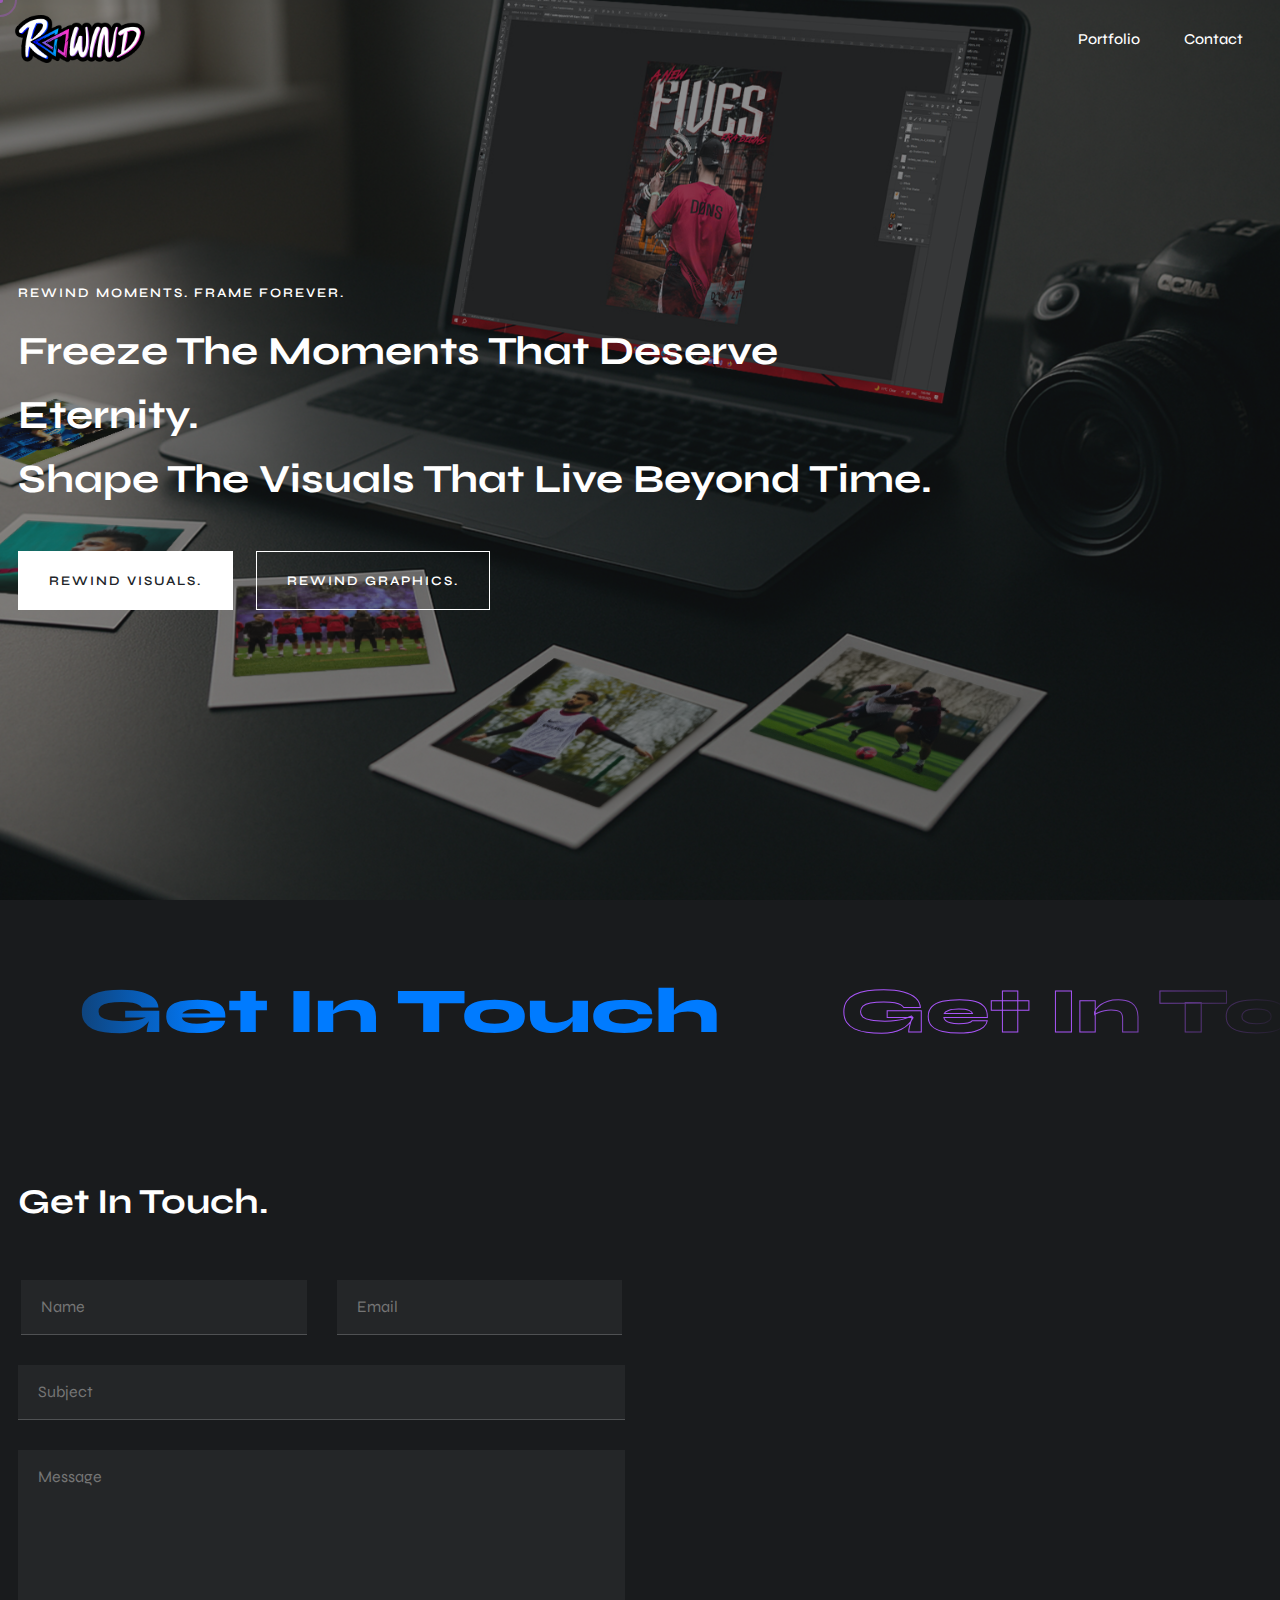
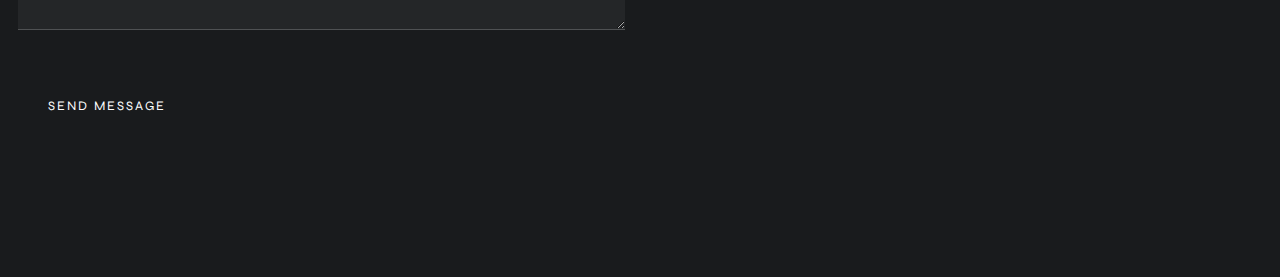
<file: index.html>
<!DOCTYPE html>
<html lang="zxx">

<head>

    <!-- Metas -->
    <meta charset="utf-8">
    <meta http-equiv="X-UA-Compatible" content="IE=edge" />
    <meta name="viewport" content="width=device-width, initial-scale=1, maximum-scale=1" />
    <meta name="keywords" content="HTML5 Template Cinzel Multi-Purpose themeforest" />
    <meta name="description" content="Cinzel - Multi-Purpose HTML5 Template" />
    <meta name="author" content="" />

    <!-- Title  -->
    <title>Cinzel</title>

    <!-- Favicon -->
    <link rel="shortcut icon" href="assets/img/favicon.ico" />

    <!-- Google Fonts -->
    <link
        href="https://fonts.googleapis.com/css2?family=Montserrat:wght@100;200;300;400;500;600;700;800;900&display=swap"
        rel="stylesheet">
    <link href="https://fonts.googleapis.com/css2?family=Syne:wght@400;500;600;700;800&display=swap" rel="stylesheet">
    <link href="https://fonts.googleapis.com/css2?family=Manrope:wght@200;300;400;500;600;700;800&display=swap"
        rel="stylesheet">

    <!-- Plugins -->
    <link rel="stylesheet" href="assets/css/plugins.css" />

    <!-- Core Style Css -->
    <link rel="stylesheet" href="assets/css/style.css" />

</head>

<body class="h-main">


    <!-- ==================== Start progress-scroll-button ==================== -->

    <div class="progress-wrap cursor-pointer">
        <svg class="progress-circle svg-content" width="100%" height="100%" viewBox="-1 -1 102 102">
            <path d="M50,1 a49,49 0 0,1 0,98 a49,49 0 0,1 0,-98" />
        </svg>
    </div>

    <!-- ==================== End progress-scroll-button ==================== -->



    <!-- ==================== Start cursor ==================== -->

    <div class="mouse-cursor cursor-outer"></div>
    <div class="mouse-cursor cursor-inner"></div>

    <!-- ==================== End cursor ==================== -->



    <!-- ==================== Start Navbar ==================== -->

    <nav class="navbar navbar-expand-lg light">
        <div class="container-xxl">
            <a class="navbar-brand" href="#0">
                <div class="logo">
                    <div class="logo-light">
                        <img src="assets/img/IconLogo.png" alt="">
                    </div>
                    <div class="logo-dark">
                        <img src="assets/img/logo-dark.png" alt="">
                    </div>
                </div>
            </a>

            <div class="collapse navbar-collapse" id="navbarSupportedContent">
                <ul class="navbar-nav">
                  

                    
                    <li class="nav-item dropdown">
                        <a class="nav-link dropdown-toggle" href="#" role="button" data-bs-toggle="dropdown"
                            aria-expanded="false">
                            Portfolio
                        </a>
                        <ul class="dropdown-menu">
                            <li class="dropdown-item">
                                <a href="404.html">Rewind Visuals </a>
                               
                            </li>
                            <li class="dropdown-item">
                                <a href="portfolioGraphics.html">Rewind Graphics </a>
                                
                            </li>
                            
                        </ul>
                    </li>
                    
                    <li class="nav-item">
                        <a class="nav-link" href="404.html">
                            Contact
                        </a>
                    </li>
              
                   

            <button class="navbar-toggler" type="button" data-bs-toggle="collapse"
                data-bs-target="#navbarSupportedContent" aria-controls="navbarSupportedContent" aria-expanded="false"
                aria-label="Toggle navigation">
                <i class="fas fa-bars"></i>
            </button>
        </div>
    </nav>

    <!-- ==================== End Navbar ==================== -->



    <!-- ==================== Start Slider ==================== -->

    <header class="slider-main valign full-height bg-img parallaxie o-hidden" data-background="assets/img/slider/BG.jpg"
        data-overlay-dark="5">
        <div class="container-xxl ontop">
            <div class="row">
                <div class="col-lg-9 col-md-11">
                    <div class="caption">
                        <h6 class="sub-title animated-title">
                            <span class="rewind-text">
                                <span>R</span><span>e</span><span>w</span><span>i</span><span>n</span><span>d</span><span> </span>
                                <span>M</span><span>o</span><span>m</span><span>e</span><span>n</span><span>t</span><span>s</span><span>.</span>
                            </span>
                            <span class="frame-text">
                                <span> </span><span>F</span><span>r</span><span>a</span><span>m</span><span>e</span><span> </span>
                                <span>F</span><span>o</span><span>r</span><span>e</span><span>v</span><span>e</span><span>r</span><span>.</span>
                            </span>
                        </h6>



                        <h1 class="fw-700 fz-40">Freeze The Moments That Deserve Eternity. <br> Shape The Visuals That Live Beyond Time.</h1>
                        <div class="mt-40">
                            <a href="404.html" class="butn butn-lg butn-bg">
                                <span class="text-dark sub-title fw-600 mb-0">Rewind Visuals.</span>
                            </a>
                            <a href="home-RewindGraphics.html" class="butn butn-lg butn-bord ml-20">
                                <span class="sub-title fw-600 mb-0">Rewind Graphics.</span>
                            </a>
                        </div>
                    </div>
                </div>
            </div>
        </div>
        
    </header>

    <!-- ==================== End Slider ==================== -->

    <main>

        <div class="vline"></div>


       


        
        <!-- ==================== Start Call To Action ==================== -->

        <section class="call-action-simp section-padding bg-dark o-hidden">
            <div class="container-fluid">
                <div class="row">
                    <div class="col-12">
                        <div class="main-marq lrg mb-50">
                            <div class="slide-har st1">

                                <div class="box">
                                    <div class="item">
                                        <h4><a href="pg-contact2.html">Get In Touch</a></h4>
                                    </div>
                                    <div class="item">
                                        <h4><a href="pg-contact2.html">Get In Touch</a></h4>
                                    </div>
                                    <div class="item">
                                        <h4><a href="pg-contact2.html">Get In Touch</a></h4>
                                    </div>
                                    <div class="item">
                                        <h4><a href="pg-contact2.html">Get In Touch</a></h4>
                                    </div>
                                    <div class="item">
                                        <h4><a href="pg-contact2.html">Get In Touch</a></h4>
                                    </div>
                                    <div class="item">
                                        <h4><a href="pg-contact2.html">Get In Touch</a></h4>
                                    </div>
                                    <div class="item">
                                        <h4><a href="pg-contact2.html">Get In Touch</a></h4>
                                    </div>
                                </div>
                                <div class="box">
                                    <div class="item">
                                        <h4><a href="pg-contact2.html">Get In Touch</a></h4>
                                    </div>
                                    <div class="item">
                                        <h4><a href="pg-contact2.html">Get In Touch</a></h4>
                                    </div>
                                    <div class="item">
                                        <h4><a href="pg-contact2.html">Get In Touch</a></h4>
                                    </div>
                                    <div class="item">
                                        <h4><a href="pg-contact2.html">Get In Touch</a></h4>
                                    </div>
                                    <div class="item">
                                        <h4><a href="pg-contact2.html">Get In Touch</a></h4>
                                    </div>
                                    <div class="item">
                                        <h4><a href="pg-contact2.html">Get In Touch</a></h4>
                                    </div>
                                    <div class="item">
                                        <h4><a href="pg-contact2.html">Get In Touch</a></h4>
                                    </div>
                                </div>

                            </div>
                        </div>
                    </div>
                </div>
            </div>
            <section class="contact section-padding">
                <div class="container-xxl">
                    <div class="row">
                        <div class="col-lg-6">
                            <div class="form md-mb50">

                                <h3 class="fw-700 mb-50">Get In Touch.</h3>

                                <form id="contact-form" method="post" action="contact.php">

                                    <div class="messages"></div>

                                    <div class="controls">

                                        <div class="form-group">
                                            <div class="row">
                                                <div class="col-md-6">
                                                    <div class="sm-mb30">
                                                        <input id="form_name" type="text" name="name" placeholder="Name"
                                                               required="required">
                                                    </div>
                                                </div>
                                                <div class="col-md-6">
                                                    <div>
                                                        <input id="form_email" type="email" name="email" placeholder="Email"
                                                               required="required">
                                                    </div>
                                                </div>
                                            </div>
                                        </div>

                                        <div class="form-group">
                                            <input id="form_subject" type="text" name="subject" placeholder="Subject">
                                        </div>

                                        <div class="form-group">
                                            <textarea id="form_message" name="message" placeholder="Message" rows="4"
                                                      required="required"></textarea>
                                        </div>

                                        <button type="submit" class="sub-title mb-0 mt-30">
                                            <span>
                                                Send
                                                Message
                                            </span>
                                        </button>
                                    </div>
                                </form>
                            </div>
                        </div>
                        
                            </div>
                        </div>
                    </div>
                </div>
            </section>
        </section>


        <!-- ==================== End Call To Action ==================== -->

    </main>


   







    <!-- jQuery -->
    <script src="assets/js/jquery-3.6.0.min.js"></script>
    <script src="assets/js/jquery-migrate-3.4.0.min.js"></script>

    <!-- plugins -->
    <script src="assets/js/plugins.js"></script>

    <!-- custom scripts -->
    <script src="assets/js/scripts.js"></script>

</body>

</html>
</file>
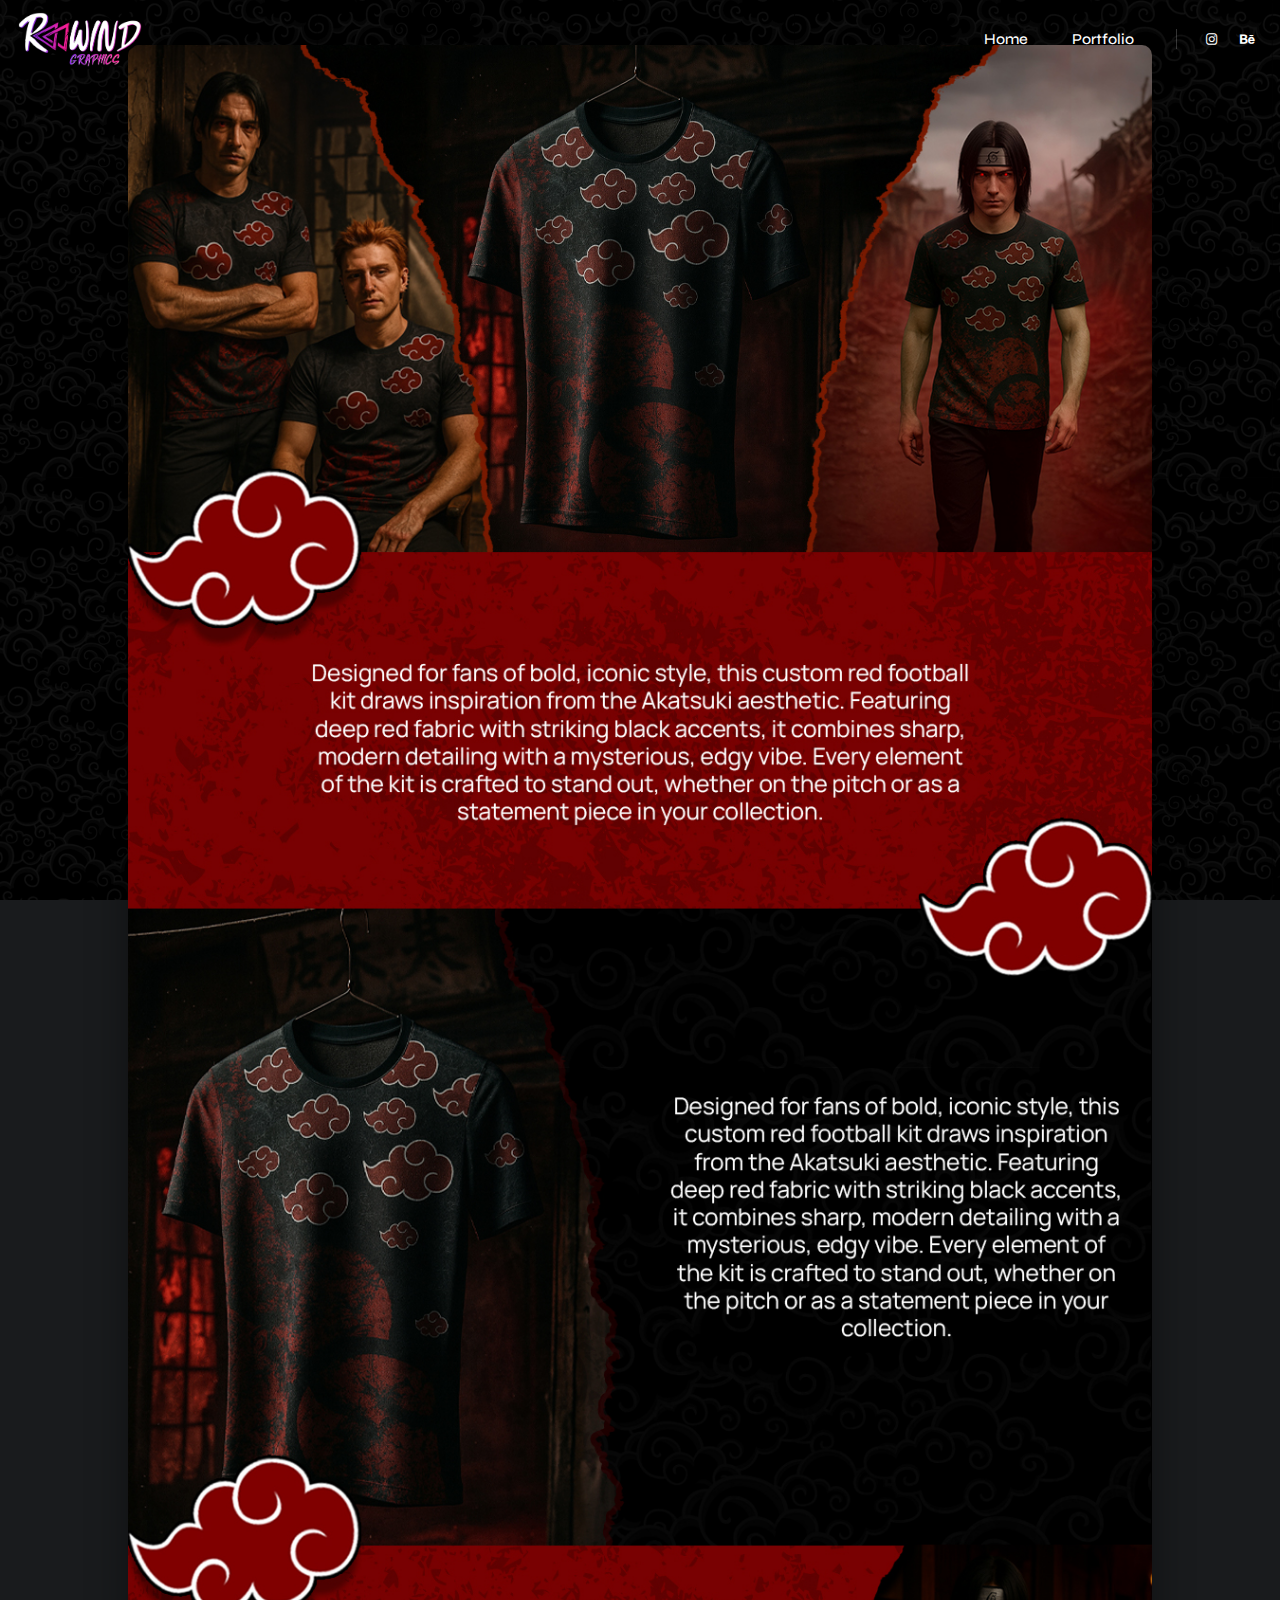
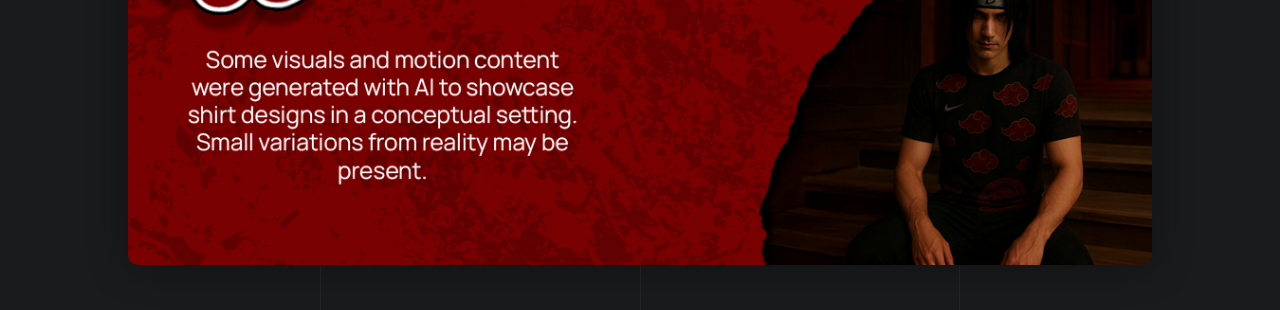
<file: Akatsuki.html>
<!DOCTYPE html>
<html lang="zxx">

<head>
  <!-- Metas -->
  <meta charset="utf-8">
  <meta http-equiv="X-UA-Compatible" content="IE=edge" />
  <meta name="viewport" content="width=device-width, initial-scale=1, maximum-scale=1" />
  <meta name="keywords" content="HTML5 Template Cinzel Multi-Purpose themeforest" />
  <meta name="description" content="Cinzel - Multi-Purpose HTML5 Template" />
  <meta name="author" content="" />

  <!-- Title -->
  <title>Akatsuki Project</title>

  <!-- Favicon -->
  <link rel="shortcut icon" href="assets/img/favicon.ico" />

  <!-- Google Fonts -->
  <link
    href="https://fonts.googleapis.com/css2?family=Montserrat:wght@100;200;300;400;500;600;700;800;900&display=swap"
    rel="stylesheet">
  <link href="https://fonts.googleapis.com/css2?family=Syne:wght@400;500;600;700;800&display=swap" rel="stylesheet">
  <link href="https://fonts.googleapis.com/css2?family=Manrope:wght@200;300;400;500;600;700;800&display=swap"
    rel="stylesheet">

  <!-- Plugins -->
  <link rel="stylesheet" href="assets/css/plugins.css" />

  <!-- Core Style Css -->
  <link rel="stylesheet" href="assets/css/style.css" />

  <!-- Inline CSS (scoped only to this navbar) -->
  <style>
    /* ======== Dark Navbar (applies only to navbars with .dark-navbar) ======== */
    .dark-navbar {
      background-color: #111; /* dark grey */
      color: #fff;
      position: sticky;
      top: 0;
      z-index: 999;
      padding: 15px 0;
    }

    .dark-navbar .nav-link {
      color: #f0f0f0 !important;
      transition: color 0.3s ease;
    }

    .dark-navbar .nav-link:hover {
      color: #aaa !important;
    }

    .dark-navbar .dropdown-menu {
      background-color: #333;
      border: none;
    }

    .dark-navbar .dropdown-item {
      color: #f0f0f0;
    }

    .dark-navbar .dropdown-item:hover {
      background-color: #444;
    }

    /* ======== Background + Foreground Image Section ======== */
    .centered-image-section {
      min-height: 100vh;
      background: url('assets/img/Akatsuki-Pattern.jpg') no-repeat center center fixed;
      background-size: cover;
      display: flex;
      justify-content: center;
      align-items: center;
      padding: 5vh 0;
    }

    .centered-image-section .main-image {
      width: 80%;
      max-width: 1200px;
      height: auto;
      border-radius: 10px;
      box-shadow: 0 0 40px rgba(0, 0, 0, 0.4);
    }
  </style>
</head>

<body class="h-main">

  <!-- ==================== Start progress-scroll-button ==================== -->
  <div class="progress-wrap cursor-pointer">
    <svg class="progress-circle svg-content" width="100%" height="100%" viewBox="-1 -1 102 102">
      <path d="M50,1 a49,49 0 0,1 0,98 a49,49 0 0,1 0,-98" />
    </svg>
  </div>
  <!-- ==================== End progress-scroll-button ==================== -->

  <!-- ==================== Start cursor ==================== -->
  <div class="mouse-cursor cursor-outer"></div>
  <div class="mouse-cursor cursor-inner"></div>
  <!-- ==================== End cursor ==================== -->

   <!-- ==================== Start Navbar ==================== -->

    <nav class="navbar navbar-expand-lg light">
        <div class="container-xxl">
            <a class="navbar-brand" href="home-RewindGraphics.html">
                <div class="logo">
                    <div class="logo-light">
                        <img src="assets/img/RewindGraphics.png" alt="">
                    </div>
                    <div class="logo-dark">
                        <img src="assets/img/RewindGraphics.png" alt="">
                    </div>
                </div>
            </a>

            <div class="collapse navbar-collapse" id="navbarSupportedContent">
                <ul class="navbar-nav">
                    <li class="nav-item dropdown">
                        <a class="nav-link dropdown-toggle" href="#" role="button" data-bs-toggle="dropdown"
                            aria-expanded="false">
                            Home
                        </a>
                        <ul class="dropdown-menu">
                           
                            <li><a class="dropdown-item" href="index.html">Home</a></li>
                            <li><a class="dropdown-item" href="404.html">Rewind Visuals</a></li>
                            <li><a class="dropdown-item" href="home-RewindGraphics.html">Rewind Graphics</a></li>

                        </ul>
                    </li>

                   
                    <li class="nav-item">
                        <a class="nav-link" href="portfolioGraphics.html">
                            Portfolio
                        </a>
                    </li>
                </ul>
                <div class="nav-info-right d-flex align-items-center">
                    <div class="social">
                        <ul class="rest">
                            <li>
                                <a href="#0"><i class="fab fa-instagram"></i></a>
                                <a href="#0"><i class="fab fa-behance"></i></a>
                               
                            </li>
                        </ul>
                    </div>
                    
                </div>
            </div>

            <button class="navbar-toggler" type="button" data-bs-toggle="collapse"
                data-bs-target="#navbarSupportedContent" aria-controls="navbarSupportedContent" aria-expanded="false"
                aria-label="Toggle navigation">
                <i class="fas fa-bars"></i>
            </button>
        </div>
    </nav>

    <!-- ==================== End Navbar ==================== -->

  <main>
    <div class="vline"></div>

    <!-- ==================== Start Simple Image Section ==================== -->
    <section class="centered-image-section">
      <img src="assets/img/Akatsuki Project.jpg" alt="Main Image" class="main-image">
    </section>
    <!-- ==================== End Simple Image Section ==================== -->
  </main>
</body>
</html>
</file>
<file: assets/css/plugins.css>
/* ----------------------------------------------------------------
			[ All Css Plugins & Helper Classes File ]
-----------------------------------------------------------------*/

/* == bootstrap == */
@import url("plugins/bootstrap.min.css");

/* == animate css == */
@import url("plugins/animate.min.css");

/* == ionicons icon font == */
@import url("plugins/ionicons.min.css");

/* == pe-icon-7-stroke == */
@import url("plugins/pe-icon-7-stroke.css");

/* == fontawesome icon font == */
@import url("plugins/fontawesome-all.min.css");

/* == justifiedGallery.min == */
@import url("plugins/justifiedGallery.min.css");

/* == magnific-popup == */
@import url("plugins/magnific-popup.css");

/* == YouTubePopUp == */
@import url("plugins/YouTubePopUp.css");

/* == slick carousel == */
@import url("plugins/slick.css");
@import url("plugins/slick-theme.css");

/* == swiper.min font == */
@import url("plugins/swiper.min.css");
</file>
<file: assets/css/style.css>
@charset "UTF-8";
/*-----------------------------------------------------------------------------------

    Theme Name: Cinzel
    Theme URI: http://
    Description: Creative Agency & Portfolio
    Author: ThemesCamp
    Author URI: http://themeforest.net/user/ThemesCamp
    Version: 1.0

-----------------------------------------------------------------------------------*/
/* ----------------------------------------------------------------

== Table Of Content

    |--- BASE

        |- utility
        |- typography
        |- helper classes

    |--- SHORTCODES

        |- extra
        |- overlay
        |- section-heading
        |- buttons
        |- navbar
        |- sliders
        |- intro
        |- feature-box
        |- clients
        |- counter
        |- portfolio
        |- process
        |- progress-bar
        |- tabs
        |- team
        |- testimonials
        |- blog
        |- contact-form
        |- footers

    |--- BASE

        |- Colors Skin


    |--- BASE

        |- responsive
	


---------------------------------------------------------------- */
/* ====================== [ Start Utility  ] ====================== */
@media screen and (max-width: 768px) {
  .container, .container-md, .container-sm {
    max-width: 720px; } }

@media screen and (max-width: 576px) {
  .container, .container-sm {
    max-width: 540px; } }

@media screen and (min-width: 1400px) {
  .container, .container-lg, .container-md, .container-sm, .container-xl, .container-xxl {
    max-width: 1320px; } }

@media screen and (min-width: 1200px) {
  .container, .container-lg, .container-md, .container-sm, .container-xl {
    max-width: 1200px; } }

.container, .container-fluid, .container-lg, .container-md, .container-sm, .container-xl, .container-xxl {
  padding-right: 15px;
  padding-left: 15px;
  width: 100%;
  margin-right: auto;
  margin-left: auto; }

/* ====================== [ End Utility  ] ====================== */
/* ====================== [ Start Typography  ] ====================== */
* {
  margin: 0;
  padding: 0;
  -webkit-box-sizing: border-box;
  box-sizing: border-box;
  outline: none;
  list-style: none; }

html {
  -webkit-box-sizing: border-box;
  box-sizing: border-box;
  -webkit-font-smoothing: antialiased; }

body {
  color: #fff;
  background: #191b1d;
  line-height: 1.5;
  font-family: 'Syne', sans-serif;
  font-weight: 400;
  overflow-x: hidden !important; }
  body.bg-dots {
    position: relative; }
    body.bg-dots .dots-bg {
      position: absolute;
      top: 0;
      left: 0;
      width: 100%;
      height: 100%;
      background-size: contain;
      background-repeat: repeat;
      z-index: -1;
      pointer-events: none;
      opacity: .5; }
  body.h-minimal {
    background: #191b1d;
    font-family: 'Syne', sans-serif; }
    body.h-minimal .bg-dark {
      background: #191b1d !important; }
    body.h-minimal h6 {
      font-weight: 600; }

.main-content {
  background: #191b1d;
  position: relative;
  z-index: 9; }

.row > * {
  padding-left: 15px;
  padding-right: 15px;
  margin-top: 0; }

img {
  width: 100%;
  height: auto; }

h1 {
  font-size: 55px; }

h2 {
  font-size: 40px; }

h3 {
  font-size: 35px; }

h4 {
  font-size: 30px; }

h5 {
  font-size: 25px; }

h6 {
  font-size: 18px; }

h1, h2, h3, h4, h5, h6 {
  margin: 0;
  line-height: 1.6;
  font-weight: 600; }

p {
  color: #bcbcbe;
  font-size: 15px;
  font-weight: 400;
  font-family: 'Montserrat', sans-serif;
  line-height: 1.9;
  margin: 0; }

[data-overlay-dark] p,
.bg-dark p,
.bg-color p {
  color: #d6d7da; }

a, a:hover {
  color: inherit; }

span {
  display: inline-block; }

a {
  display: inline-block;
  text-decoration: none; }
  a:hover {
    text-decoration: none; }

figure {
  margin: 0; }

.index-marg {
  padding-left: 100px; }

.sub-bg .main-marq:after {
  background: -webkit-linear-gradient(right, #16181a, rgba(255, 255, 255, 0) 220px, rgba(255, 255, 255, 0) calc(100% - 220px), #16181a);
  background: -o-linear-gradient(right, #16181a, rgba(255, 255, 255, 0) 220px, rgba(255, 255, 255, 0) calc(100% - 220px), #16181a);
  background: linear-gradient(to left, #16181a, rgba(255, 255, 255, 0) 220px, rgba(255, 255, 255, 0) calc(100% - 220px), #16181a); }

/* ====================== [ End Typography  ] ====================== */
/* ====================== [ Start circle-bord ] ====================== */
.circle-bord {
  position: relative;
  width: 150px;
  height: 150px;
  margin: auto;
  cursor: pointer; }
  .circle-bord .loader-circle {
    display: block;
    position: absolute;
    border-radius: 50%;
    left: 50%;
    top: 50%;
    -webkit-transform: translate(-50%, -50%);
    -ms-transform: translate(-50%, -50%);
    transform: translate(-50%, -50%);
    width: 150px;
    height: 150px;
    -webkit-animation-name: SpinAround;
    animation-name: SpinAround;
    -webkit-animation-iteration-count: infinite;
    animation-iteration-count: infinite;
    -webkit-animation-duration: 2s;
    animation-duration: 2s;
    -webkit-animation-fill-mode: both;
    animation-fill-mode: both;
    -webkit-animation-timing-function: linear;
    animation-timing-function: linear;
    border: 1px solid rgba(255, 255, 255, 0.5); }
  .circle-bord .loader-circle:nth-of-type(1) {
    animation-direction: reverse;
    -webkit-transform-origin: 49.6% 49.8%;
    -ms-transform-origin: 49.6% 49.8%;
    transform-origin: 49.6% 49.8%; }
  .circle-bord .loader-circle:nth-of-type(2) {
    -webkit-transform-origin: 49.5% 48.8%;
    -ms-transform-origin: 49.5% 48.8%;
    transform-origin: 49.5% 48.8%; }
  .circle-bord .carrow {
    position: absolute;
    top: 50%;
    left: 50%;
    width: 0;
    -webkit-transform: scale(0.8);
    -ms-transform: scale(0.8);
    transform: scale(0.8); }
    .circle-bord .carrow.arow-down {
      left: calc(50% - 25px);
      top: 45%; }
      .circle-bord .carrow.arow-down svg {
        -webkit-transform: rotateZ(90deg);
        -ms-transform: rotate(90deg);
        transform: rotateZ(90deg); }
    .circle-bord .carrow svg {
      width: 70px;
      height: 30px;
      fill: #fff; }
  .circle-bord.sml {
    width: 100px;
    height: 100px; }
    .circle-bord.sml .loader-circle {
      width: 100px;
      height: 100px; }
    .circle-bord.sml .carrow svg {
      width: 60px; }
    .circle-bord.sml .carrow.arow-down {
      top: 40%; }

@-webkit-keyframes SpinAround {
  0% {
    -webkit-transform: translate(-50%, -50%) rotate(0);
    transform: translate(-50%, -50%) rotate(0); }
  100% {
    -webkit-transform: translate(-50%, -50%) rotate(-360deg);
    transform: translate(-50%, -50%) rotate(-360deg); } }

@keyframes SpinAround {
  0% {
    -webkit-transform: translate(-50%, -50%) rotate(0);
    transform: translate(-50%, -50%) rotate(0); }
  100% {
    -webkit-transform: translate(-50%, -50%) rotate(-360deg);
    transform: translate(-50%, -50%) rotate(-360deg); } }

.rotate-circle {
  -webkit-animation-name: rotateCircle;
  animation-name: rotateCircle;
  -webkit-animation-duration: 8s;
  animation-duration: 8s;
  -webkit-animation-iteration-count: infinite;
  animation-iteration-count: infinite;
  -webkit-animation-timing-function: linear;
  animation-timing-function: linear; }

@-webkit-keyframes rotateCircle {
  0% {
    -webkit-transform: rotate(0deg);
    transform: rotate(0deg); }
  100% {
    -webkit-transform: rotate(360deg);
    transform: rotate(360deg); } }

@keyframes rotateCircle {
  0% {
    -webkit-transform: rotate(0deg);
    transform: rotate(0deg); }
  100% {
    -webkit-transform: rotate(360deg);
    transform: rotate(360deg); } }

/* ====================== [ End circle-bord ] ====================== */
/* ====================== [ Start lines ] ====================== */
main {
  position: relative; }
  main .vline {
    position: absolute;
    top: 0;
    left: 25%;
    width: 50%;
    height: 100%;
    border-right: 1px solid #eee;
    border-left: 1px solid #eee;
    z-index: -1;
    pointer-events: none;
    opacity: .05; }
    main .vline:after {
      content: '';
      position: absolute;
      top: 0;
      bottom: 0;
      left: 50%;
      border-left: 1px solid #eee; }
    main .vline.tline:after {
      display: none; }
  main .slines {
    position: absolute;
    width: 100%;
    height: 100%;
    top: 0;
    left: 0;
    z-index: -1;
    pointer-events: none;
    opacity: .05; }
    main .slines span {
      width: 16.666666%;
      border-left: 1px solid #eee;
      border-right: 1px solid #eee;
      height: 100%; }

/* ====================== [ End lines ] ====================== */
/* ====================== [ Start marquee ] ====================== */
.main-marq {
  position: relative;
  padding: 0; }
  .main-marq:after {
    content: '';
    position: absolute;
    top: -30px;
    bottom: -30px;
    left: -30px;
    right: -30px;
    pointer-events: none;
    background: -webkit-linear-gradient(right, #191b1d, rgba(255, 255, 255, 0) 220px, rgba(255, 255, 255, 0) calc(100% - 220px), #191b1d);
    background: -o-linear-gradient(right, #191b1d, rgba(255, 255, 255, 0) 220px, rgba(255, 255, 255, 0) calc(100% - 220px), #191b1d);
    background: linear-gradient(to left, #191b1d, rgba(255, 255, 255, 0) 220px, rgba(255, 255, 255, 0) calc(100% - 220px), #191b1d); }
  .main-marq.lrg .box .item h4 {
    font-size: 5vw; }
  .main-marq .slide-har {
    display: -webkit-box;
    display: -ms-flexbox;
    display: flex; }
  .main-marq .strok .item h4 {
    color: transparent;
    -webkit-text-stroke: 1px #fff; }
    .main-marq .strok .item h4 a {
      color: transparent;
      -webkit-text-stroke: 1px #fff; }
  .main-marq .non-strok .item h4 {
    color: #fff !important;
    -webkit-text-stroke: 0 !important; }
    .main-marq .non-strok .item h4 a {
      color: #fff !important;
      -webkit-text-stroke: 0 !important; }
  .main-marq .box {
    display: -webkit-box;
    display: -ms-flexbox;
    display: flex; }
    .main-marq .box .item {
      padding: 0 60px;
      display: -webkit-box;
      display: -ms-flexbox;
      display: flex; }
      .main-marq .box .item h4 {
        white-space: nowrap;
        font-size: 3vw;
        font-weight: 800;
        line-height: 1; }
      .main-marq .box .item:nth-of-type(even) h4 {
        color: transparent;
        -webkit-text-stroke: 1px #fff; }
        .main-marq .box .item:nth-of-type(even) h4 a {
          color: transparent;
          -webkit-text-stroke: 1px #fff; }
    .main-marq .box:last-of-type .item:nth-of-type(even) h4 {
      color: #fff;
      -webkit-text-stroke: 0; }
      .main-marq .box:last-of-type .item:nth-of-type(even) h4 a {
        color: #fff;
        -webkit-text-stroke: 0; }
    .main-marq .box:last-of-type .item:nth-of-type(odd) h4 {
      color: transparent;
      -webkit-text-stroke: 1px #fff; }
      .main-marq .box:last-of-type .item:nth-of-type(odd) h4 a {
        color: transparent;
        -webkit-text-stroke: 1px #fff; }

.slide-har {
  position: relative; }
  .slide-har.st1 .box {
    position: relative;
    -webkit-animation: slide-har 50s linear infinite;
    animation: slide-har 50s linear infinite; }
  .slide-har.st2 .box {
    position: relative;
    -webkit-animation: slide-har-revers 50s linear infinite;
    animation: slide-har-revers 50s linear infinite; }

@-webkit-keyframes slide-har {
  0% {
    -webkit-transform: translateX(0%);
    transform: translateX(0%); }
  100% {
    -webkit-transform: translateX(-100%);
    transform: translateX(-100%); } }

@keyframes slide-har {
  0% {
    -webkit-transform: translateX(0%);
    transform: translateX(0%); }
  100% {
    -webkit-transform: translateX(-100%);
    transform: translateX(-100%); } }

@-webkit-keyframes slide-har-revers {
  100% {
    -webkit-transform: translateX(0%);
    transform: translateX(0%); }
  0% {
    -webkit-transform: translateX(-100%);
    transform: translateX(-100%); } }

@keyframes slide-har-revers {
  100% {
    -webkit-transform: translateX(0%);
    transform: translateX(0%); }
  0% {
    -webkit-transform: translateX(-100%);
    transform: translateX(-100%); } }

/* ====================== [ End marquee ] ====================== */
/* ====================== [ Start Text Animation & Images ] ====================== */
.splitting.animated .char {
  -webkit-animation: fadeInUp 0.4s cubic-bezier(0.3, 0, 0.7, 1) both;
  animation: fadeInUp 0.4s cubic-bezier(0.3, 0, 0.7, 1) both;
  -webkit-animation-delay: calc(30ms * var(--char-index));
  animation-delay: calc(30ms * var(--char-index)); }

.splitting .whitespace {
  width: 5px; }

@-webkit-keyframes fadeInUp {
  0% {
    opacity: 0;
    -webkit-transform: translateY(20px);
    transform: translateY(20px); }
  100% {
    opacity: 1;
    -webkit-transform: translateY(0);
    transform: translateY(0); } }

@keyframes fadeInUp {
  0% {
    opacity: 0;
    -webkit-transform: translateY(20px);
    transform: translateY(20px); }
  100% {
    opacity: 1;
    -webkit-transform: translateY(0);
    transform: translateY(0); } }

@-webkit-keyframes fadeInUpSm {
  0% {
    opacity: 0;
    -webkit-transform: translateY(7px);
    transform: translateY(7px); }
  100% {
    opacity: 1;
    -webkit-transform: translateY(0);
    transform: translateY(0); } }

@keyframes fadeInUpSm {
  0% {
    opacity: 0;
    -webkit-transform: translateY(7px);
    transform: translateY(7px); }
  100% {
    opacity: 1;
    -webkit-transform: translateY(0);
    transform: translateY(0); } }

.splitting.txt.animated .char {
  -webkit-animation: fadeIn 0.3s cubic-bezier(0.3, 0, 0.7, 1) both;
  animation: fadeIn 0.3s cubic-bezier(0.3, 0, 0.7, 1) both;
  -webkit-animation-delay: calc(10ms * var(--char-index));
  animation-delay: calc(10ms * var(--char-index)); }

.splitting.txt .whitespace {
  width: 5px; }

@-webkit-keyframes fadeIn {
  0% {
    opacity: 0; }
  100% {
    opacity: 1; } }

@keyframes fadeIn {
  0% {
    opacity: 0; }
  100% {
    opacity: 1; } }

.imago {
  -webkit-clip-path: polygon(0 0, 0% 0, 0% 100%, 0 100%);
  clip-path: polygon(0 0, 0% 0, 0% 100%, 0 100%);
  -webkit-transition: all .8s ease-in-out;
  -o-transition: all .8s ease-in-out;
  transition: all .8s ease-in-out;
  -webkit-transition-delay: .3s;
  -o-transition-delay: .3s;
  transition-delay: .3s;
  position: relative; }
  .imago .inner {
    -webkit-transform: scale(1.2);
    -ms-transform: scale(1.2);
    transform: scale(1.2);
    -webkit-transition: all .8s ease-in-out;
    -o-transition: all .8s ease-in-out;
    transition: all .8s ease-in-out;
    -webkit-transition-delay: .4s;
    -o-transition-delay: .4s;
    transition-delay: .4s;
    position: relative;
    z-index: 1; }
    .imago .inner.animated {
      -webkit-transform: scale(1);
      -ms-transform: scale(1);
      transform: scale(1); }
  .imago.animated {
    -webkit-clip-path: polygon(0 0, 100% 0, 100% 100%, 0 100%);
    clip-path: polygon(0 0, 100% 0, 100% 100%, 0 100%); }

.sp-hover:hover .char {
  -webkit-animation: fadeInUpSm 0.2s cubic-bezier(0.3, 0, 0.7, 1) both;
  animation: fadeInUpSm 0.2s cubic-bezier(0.3, 0, 0.7, 1) both;
  -webkit-animation-delay: calc(60ms * var(--char-index));
  animation-delay: calc(60ms * var(--char-index)); }

/* ====================== [ End Text Animation & Images ] ====================== */
/* ====================== [ Start mouse-cursor ] ====================== */
.swiper-wrapper.curs-scroll {
  cursor: none; }

.mouse-cursor {
  position: fixed;
  left: 0;
  top: 0;
  pointer-events: none;
  border-radius: 50%;
  -webkit-transform: translateZ(0);
  transform: translateZ(0);
  visibility: hidden; }

.cursor-inner {
  margin-left: -2px;
  margin-top: -2px;
  width: 5px;
  height: 5px;
  z-index: 10000001;
  background-color: #ff7425;
  -webkit-transition: width .3s ease-in-out,
 height .3s ease-in-out,
 margin .3s ease-in-out,
 opacity .3s ease-in-out;
  -o-transition: width .3s ease-in-out,
 height .3s ease-in-out,
 margin .3s ease-in-out,
 opacity .3s ease-in-out;
  transition: width .3s ease-in-out,
 height .3s ease-in-out,
 margin .3s ease-in-out,
 opacity .3s ease-in-out; }
  .cursor-inner.cursor-hover {
    opacity: 0; }
  .cursor-inner.cursor-scroll {
    background: url(../img/icons/double-arrow.png);
    background-size: contain;
    background-position: center center;
    background-repeat: no-repeat;
    margin-left: -11px;
    margin-top: -11px;
    width: 22px;
    height: 22px; }

.cursor-outer {
  margin-left: -17px;
  margin-top: -17px;
  width: 34px;
  height: 34px;
  border: 1px solid #ff7425;
  -webkit-box-sizing: border-box;
  box-sizing: border-box;
  opacity: .5;
  z-index: 10000000;
  -webkit-transition: width .3s ease-in-out,
 height .3s ease-in-out,
 margin .3s ease-in-out,
 background-color .3s,
 opacity .3s;
  -o-transition: width .3s ease-in-out,
 height .3s ease-in-out,
 margin .3s ease-in-out,
 background-color .3s,
 opacity .3s;
  transition: width .3s ease-in-out,
 height .3s ease-in-out,
 margin .3s ease-in-out,
 background-color .3s,
 opacity .3s; }
  .cursor-outer.cursor-hover {
    margin-left: -40px;
    margin-top: -40px;
    width: 80px;
    height: 80px;
    background-color: #ff7425 !important;
    opacity: .3 !important; }
  .cursor-outer.cursor-scroll {
    margin-left: -35px;
    margin-top: -35px;
    width: 70px;
    height: 70px;
    border-color: transparent;
    background-color: #fff;
    opacity: 1; }

/* ====================== [ End mouse-cursor ] ====================== */
/* ====================== [ Start animate headline ] ====================== */
.cd-words-wrapper {
  display: inline-block;
  position: relative;
  text-align: left; }

.cd-words-wrapper b {
  display: inline-block;
  position: absolute;
  white-space: nowrap;
  left: 0;
  top: 0; }

.cd-words-wrapper b.is-visible {
  position: relative; }

.no-js .cd-words-wrapper b {
  opacity: 0; }

.no-js .cd-words-wrapper b.is-visible {
  opacity: 1; }

/* xclip */
.cd-headline.clip span {
  display: inline-block; }

.cd-headline.clip .cd-words-wrapper {
  overflow: hidden;
  vertical-align: top; }

.cd-headline.clip b {
  opacity: 0; }

.cd-headline b.is-visible {
  opacity: 1; }

/* slide */
.cd-headline.slide span {
  display: inline-block; }

.cd-headline.slide .cd-words-wrapper {
  overflow: hidden;
  vertical-align: top; }

.cd-headline.slide b {
  opacity: 0 !important;
  top: .2em; }

.cd-headline.slide b.is-visible {
  top: 0;
  opacity: 1 !important;
  -webkit-animation: slide-in 0.6s;
  animation: slide-in 0.6s; }

.cd-headline.slide b.is-hidden {
  -webkit-animation: slide-out 0.6s;
  animation: slide-out 0.6s; }

@-webkit-keyframes slide-in {
  0% {
    opacity: 0;
    -webkit-transform: translateY(-100%);
    transform: translateY(-100%); }
  60% {
    opacity: 1;
    -webkit-transform: translateY(20%);
    transform: translateY(20%); }
  100% {
    opacity: 1;
    -webkit-transform: translateY(0);
    transform: translateY(0); } }

@keyframes slide-in {
  0% {
    opacity: 0;
    -webkit-transform: translateY(-100%);
    transform: translateY(-100%); }
  60% {
    opacity: 1;
    -webkit-transform: translateY(20%);
    transform: translateY(20%); }
  100% {
    opacity: 1;
    -webkit-transform: translateY(0);
    transform: translateY(0); } }

@-webkit-keyframes slide-out {
  0% {
    opacity: 1;
    -webkit-transform: translateY(0);
    transform: translateY(0); }
  60% {
    opacity: 0;
    -webkit-transform: translateY(120%);
    transform: translateY(120%); }
  100% {
    opacity: 0;
    -webkit-transform: translateY(100%);
    transform: translateY(100%); } }

@keyframes slide-out {
  0% {
    opacity: 1;
    -webkit-transform: translateY(0);
    transform: translateY(0); }
  60% {
    opacity: 0;
    -webkit-transform: translateY(120%);
    transform: translateY(120%); }
  100% {
    opacity: 0;
    -webkit-transform: translateY(100%);
    transform: translateY(100%); } }

/* ====================== [ End animate headline ] ====================== */
/* ====================== [ Start progress-wrap ] ====================== */
.progress-wrap {
  position: fixed;
  bottom: 30px;
  right: 30px;
  height: 44px;
  width: 44px;
  cursor: pointer;
  display: block;
  border-radius: 50px;
  z-index: 100;
  opacity: 0;
  visibility: hidden;
  -webkit-transform: translateY(20px);
  -ms-transform: translateY(20px);
  transform: translateY(20px);
  -webkit-transition: all 400ms linear;
  -o-transition: all 400ms linear;
  transition: all 400ms linear;
  mix-blend-mode: difference; }

.progress-wrap.active-progress {
  opacity: 1;
  visibility: visible;
  -webkit-transform: translateY(0);
  -ms-transform: translateY(0);
  transform: translateY(0); }

.progress-wrap::after {
  position: absolute;
  font-family: 'Font Awesome 5 Free';
  content: '\f077';
  text-align: center;
  line-height: 44px;
  font-size: 13px;
  font-weight: 900;
  color: #ccc;
  left: 0;
  top: 0;
  height: 44px;
  width: 44px;
  cursor: pointer;
  display: block;
  z-index: 1;
  -webkit-transition: all 400ms linear;
  -o-transition: all 400ms linear;
  transition: all 400ms linear; }

.progress-wrap svg path {
  fill: none; }

.progress-wrap svg.progress-circle path {
  stroke: #ccc;
  stroke-width: 4;
  -webkit-box-sizing: border-box;
  box-sizing: border-box;
  -webkit-transition: all 400ms linear;
  -o-transition: all 400ms linear;
  transition: all 400ms linear; }

/* ====================== [ End progress-wrap ] ====================== */
/* ====================== [ Start Overlay ] ====================== */
[data-overlay-dark],
[data-overlay-light] {
  position: relative; }

[data-overlay-dark] .container,
[data-overlay-light] .container {
  position: relative;
  z-index: 2; }

[data-overlay-dark]:before,
[data-overlay-light]:before {
  content: '';
  position: absolute;
  width: 100%;
  height: 100%;
  top: 0;
  left: 0;
  z-index: 1;
  pointer-events: none; }

[data-overlay-dark]:before {
  background: #191b1d; }

[data-overlay-light]:before {
  background: #fff; }

[data-overlay-dark] h1,
[data-overlay-dark] h2,
[data-overlay-dark] h3,
[data-overlay-dark] h4,
[data-overlay-dark] h5,
[data-overlay-dark] h6,
[data-overlay-dark] span,
.bg-dark h1,
.bg-dark h2,
.bg-dark h3,
.bg-dark h4,
.bg-dark h5,
.bg-dark h6,
.bg-dark span,
.bg-color h1,
.bg-color h2,
.bg-color h3,
.bg-color h4,
.bg-color h5,
.bg-color h6,
.bg-color span {
  color: #fff; }

[data-overlay-dark="0"]:before,
[data-overlay-light="0"]:before {
  opacity: 0; }

[data-overlay-dark="1"]:before,
[data-overlay-light="1"]:before {
  opacity: .1; }

[data-overlay-dark="2"]:before,
[data-overlay-light="2"]:before {
  opacity: .2; }

[data-overlay-dark="3"]:before,
[data-overlay-light="3"]:before {
  opacity: .3; }

[data-overlay-dark="4"]:before,
[data-overlay-light="4"]:before {
  opacity: .4; }

[data-overlay-dark="5"]:before,
[data-overlay-light="5"]:before {
  opacity: .5; }

[data-overlay-dark="6"]:before,
[data-overlay-light="6"]:before {
  opacity: .6; }

[data-overlay-dark="7"]:before,
[data-overlay-light="7"]:before {
  opacity: .7; }

[data-overlay-dark="8"]:before,
[data-overlay-light="8"]:before {
  opacity: .8; }

[data-overlay-dark="9"]:before,
[data-overlay-light="9"]:before,
[data-overlay-color="9"]:before {
  opacity: .9; }

[data-overlay-dark="10"]:before,
[data-overlay-light="10"]:before {
  opacity: 1; }

/* ====================== [ End Overlay ] ====================== */
/* ====================== [ Start Gradient ] ====================== */
/* ====================== [ End Gradient ] ====================== */
/* ====================== [ Start Heading ] ====================== */
.go-more {
  position: relative;
  padding: 0 30px; }
  .go-more:after {
    content: '';
    position: absolute;
    top: 50%;
    right: 20px;
    width: 50px;
    height: 50px;
    -webkit-transform: translateY(-50%);
    -ms-transform: translateY(-50%);
    transform: translateY(-50%);
    border: 1px solid rgba(255, 255, 255, 0.2);
    border-radius: 100px;
    -webkit-transition: all .4s;
    -o-transition: all .4s;
    transition: all .4s; }
  .go-more:hover:after {
    right: 0;
    width: 100%;
    border-color: rgba(255, 255, 255, 0.7); }

.simple-head h6 {
  font-size: 13px;
  text-transform: uppercase;
  letter-spacing: 4px;
  margin-bottom: 10px;
  opacity: .8; }

.simple-head h4 {
  font-size: 40px; }

.sec-head .s-title {
  margin-left: auto; }
  .sec-head .s-title h6 {
    font-size: 12px;
    font-weight: 200;
    text-transform: uppercase;
    letter-spacing: 4px;
    display: -webkit-box;
    display: -ms-flexbox;
    display: flex; }
    .sec-head .s-title h6 a {
      line-height: 50px; }
    .sec-head .s-title h6 .icon {
      font-size: 30px;
      position: relative;
      width: 50px;
      height: 50px;
      line-height: 50px;
      text-align: center;
      border: 1px solid rgba(255, 255, 255, 0.1);
      border-radius: 50%;
      margin-left: 20px;
      opacity: .5; }
      .sec-head .s-title h6 .icon:after {
        content: '';
        width: 30px;
        height: .5px;
        background: #eee;
        position: absolute;
        right: 24px;
        top: 50%;
        -webkit-transition: all .3s;
        -o-transition: all .3s;
        transition: all .3s; }
      .sec-head .s-title h6 .icon:hover:after {
        width: 0; }

.round-head h6 {
  position: relative;
  display: inline-block;
  padding: 15px 40px;
  z-index: 2; }
  .round-head h6 span {
    position: absolute;
    top: 0;
    left: 0;
    width: 100%;
    height: 100%;
    border-radius: 30px;
    background-color: #233d62;
    opacity: .05;
    z-index: -1; }
  .round-head h6 .dot {
    position: absolute;
    top: calc(50% - 3px);
    left: 25px;
    width: 5px;
    height: 5px;
    border-radius: 50%;
    background-color: #233d62; }

.sub-title {
  font-size: 13px;
  text-transform: uppercase;
  letter-spacing: 2px;
  margin-bottom: 15px; }
  .sub-title.bg {
    display: inline-block;
    padding: 7px 15px;
    border-radius: 30px;
    background: rgba(23, 190, 113, 0.3); }
  .sub-title.inbord {
    padding: 12px 20px;
    border: 1px solid rgba(255, 255, 255, 0.2);
    display: inline-block; }

.line-head {
  text-align: center;
  margin-bottom: 50px;
  position: relative; }
  .line-head:after {
    content: '';
    position: absolute;
    top: 50%;
    left: 0;
    width: 100%;
    border-bottom: 1px solid #eee;
    z-index: -1; }
  .line-head h6 {
    display: inline-block;
    background: #fff;
    padding: 0 50px;
    font-size: 11px;
    text-transform: uppercase;
    letter-spacing: 1px; }

.sub-head {
  display: inline-block;
  padding: 5px 10px;
  background: #E9EEF4;
  font-size: 14px; }
  .sub-head.curve {
    border-radius: 5px; }
  .sub-head.radius {
    border-radius: 30px;
    padding: 8px 20px; }

.head-underline {
  padding-bottom: 30px;
  border-bottom: 1px solid #999; }

.s-title .icon {
  position: relative;
  top: 3px; }

/* ====================== [ End Heading ] ====================== */
/* ====================== [  Start Button Style ] ====================== */
.butn {
  border: 1px solid transparent;
  -webkit-transition: all .4s;
  -o-transition: all .4s;
  transition: all .4s;
  text-align: center;
  position: relative;
  overflow: hidden; }

.butn-xlg {
  padding: 0 30px;
  min-height: 60px;
  line-height: 60px;
  min-width: 220px; }

.butn-lg {
  padding: 0 30px;
  min-height: 55px;
  line-height: 55px;
  min-width: 190px; }

.butn-md {
  padding: 0 25px;
  min-height: 50px;
  line-height: 50px;
  min-width: 170px; }

.butn-sm {
  padding: 0 20px;
  min-height: 45px;
  line-height: 45px;
  min-width: 160px; }

.butn-xsm {
  padding: 0 20px;
  min-height: 40px;
  line-height: 40px;
  font-size: 13px; }

.butn-bord {
  border: 1px solid #fff; }

.butn-bg {
  background: #fff;
  color: #23262d; }

.butn-no-radius {
  border-radius: 0; }

.butn-sm-radius {
  border-radius: 4px; }

.butn-md-radius {
  border-radius: 14px; }

.butn-rounded {
  border-radius: 30px; }

/* ====================== [ End Button Style ] ====================== */
/* ====================== [ Start navbar ] ====================== */
.navbar {
  position: absolute;
  left: 0;
  top: 0;
  padding: 0;
  margin: 0;
  width: 100%;
  background: transparent;
  border-bottom: 2px solid transparent;
  z-index: 999;
  min-height: 80px;
  color: #fff; }
  .navbar .container {
    position: relative; }
  .navbar .icon-bar {
    color: #18191d; }
  .navbar .navbar-nav {
    margin-left: auto !important; }
    .navbar .navbar-nav .nav-link {
      color: #fff;
      font-size: 15px;
      font-weight: 500;
      padding: 15px 7px;
      margin: 10px 15px; }
  .navbar .dropdown-menu {
    display: block;
    opacity: 0;
    visibility: hidden;
    border: 0;
    border-radius: 4px;
    background: #1e2022;
    min-width: 240px;
    padding: 20px 0px;
    -webkit-transform: translateY(20px);
    -ms-transform: translateY(20px);
    transform: translateY(20px);
    -webkit-transition: all .4s;
    -o-transition: all .4s;
    transition: all .4s; }
    .navbar .dropdown-menu.show {
      opacity: 1;
      visibility: visible;
      -webkit-transform: translateY(0);
      -ms-transform: translateY(0);
      transform: translateY(0); }
    .navbar .dropdown-menu.show-left .dropdown-item .dropdown-side {
      left: auto;
      right: 241px; }
    .navbar .dropdown-menu .dropdown-item {
      color: #eee;
      font-size: 14px;
      -webkit-transition: all .4s;
      -o-transition: all .4s;
      transition: all .4s;
      padding: 10px 35px;
      position: relative;
      display: block; }
      .navbar .dropdown-menu .dropdown-item a {
        width: 100%;
        display: block; }
        .navbar .dropdown-menu .dropdown-item a .icon-arrow {
          float: right; }
      .navbar .dropdown-menu .dropdown-item:hover, .navbar .dropdown-menu .dropdown-item:focus {
        background: transparent;
        color: #ff7425 !important;
        background: rgba(255, 255, 255, 0.02); }
      .navbar .dropdown-menu .dropdown-item .dropdown-side {
        position: absolute;
        left: 241px;
        top: 10px;
        display: block;
        opacity: 0;
        visibility: hidden;
        border: 0;
        border-radius: 4px;
        background: #1e2022;
        min-width: 240px;
        padding: 20px 0px;
        -webkit-transform: translateY(20px);
        -ms-transform: translateY(20px);
        transform: translateY(20px);
        -webkit-transition: all .4s;
        -o-transition: all .4s;
        transition: all .4s; }
        .navbar .dropdown-menu .dropdown-item .dropdown-side.show {
          opacity: 1;
          visibility: visible;
          -webkit-transform: translateY(0);
          -ms-transform: translateY(0);
          transform: translateY(0); }
  .navbar .mega-menu {
    position: static; }
    .navbar .mega-menu .dropdown-menu {
      background: #1b1b1f;
      min-width: auto;
      width: 100%;
      padding: 40px 40px;
      position: absolute;
      left: 0;
      right: 0; }
      .navbar .mega-menu .dropdown-menu.half {
        width: 70%;
        left: auto;
        right: 0; }
      .navbar .mega-menu .dropdown-menu .column {
        border-right: 1px solid rgba(255, 255, 255, 0.02);
        padding-right: 30px;
        height: 100%; }
        .navbar .mega-menu .dropdown-menu .column .title {
          font-size: 14px;
          font-weight: 600;
          margin-bottom: 20px;
          padding-bottom: 20px;
          border-bottom: 1px solid rgba(255, 255, 255, 0.02); }
        .navbar .mega-menu .dropdown-menu .column ul {
          margin: 0;
          padding: 0; }
        .navbar .mega-menu .dropdown-menu .column img {
          width: 100%;
          height: 100%;
          -o-object-fit: cover;
          object-fit: cover;
          -o-object-position: center;
          object-position: center;
          border-radius: 5px; }
      .navbar .mega-menu .dropdown-menu .dropdown-item {
        padding: 10px 0; }
        .navbar .mega-menu .dropdown-menu .dropdown-item:after {
          display: none; }
        .navbar .mega-menu .dropdown-menu .dropdown-item:hover {
          padding-left: 5px;
          background: transparent; }
  .navbar .dropdown-toggle:after {
    display: none; }
  .navbar .logo {
    width: 130px;
    position: relative; }
    .navbar .logo .logo-dark {
      position: absolute;
      top: 0;
      left: 0;
      width: 100%;
      height: 100%;
      opacity: 0;
      visibility: hidden; }
  .navbar .search-area {
    padding-left: 20px;
    margin-left: 30px;
    position: relative; }
    .navbar .search-area:before {
      content: '';
      position: absolute;
      left: 0;
      top: 50%;
      height: 20px;
      width: 1px;
      background: rgba(0, 0, 0, 0.2);
      -webkit-transform: translateY(-50%);
      -ms-transform: translateY(-50%);
      transform: translateY(-50%); }
    .navbar .search-area .search-icon {
      font-size: 22px;
      color: #18191d;
      cursor: pointer; }
    .navbar .search-area .search-form {
      position: fixed;
      top: 0;
      left: 0;
      width: 100%;
      padding: 30px;
      background: #fff;
      z-index: 4;
      display: none; }
      .navbar .search-area .search-form .form-group {
        position: relative;
        margin: auto;
        width: 500px; }
        .navbar .search-area .search-form .form-group input {
          width: 100%;
          padding: 15px 50px 15px 0px;
          border: 0;
          border-bottom: 1px solid #ddd; }
        .navbar .search-area .search-form .form-group button {
          font-size: 20px;
          padding: 15px;
          background: transparent;
          border: 0;
          position: absolute;
          top: 0;
          right: 0; }
      .navbar .search-area .search-form .close-search {
        font-size: 20px;
        padding: 15px;
        background: #f7f7f7;
        position: absolute;
        top: 50%;
        right: 50px;
        -webkit-transform: translateY(-50%);
        -ms-transform: translateY(-50%);
        transform: translateY(-50%);
        cursor: pointer; }
  .navbar .social {
    padding-left: 20px;
    margin-left: 20px;
    position: relative; }
    .navbar .social:before {
      content: '';
      position: absolute;
      left: 0;
      top: 50%;
      height: 20px;
      width: 1px;
      background: rgba(255, 255, 255, 0.2);
      -webkit-transform: translateY(-50%);
      -ms-transform: translateY(-50%);
      transform: translateY(-50%); }
    .navbar .social a {
      font-size: 13px;
      margin: 0 10px; }
  .navbar .bar {
    margin-left: 30px; }
    .navbar .bar span {
      width: 20px;
      height: 2px;
      margin: 5px auto;
      background: #fff;
      display: block; }
      .navbar .bar span:nth-last-of-type(2) {
        width: 30px; }
  .navbar .navbar-toggler {
    color: #fff; }
    .navbar .navbar-toggler:focus {
      outline: none !important; }

.nav-scroll {
  background: #1e2022;
  padding: 0;
  position: fixed;
  top: -80px;
  -webkit-transition: -webkit-transform .5s;
  transition: -webkit-transform .5s;
  -o-transition: transform .5s;
  transition: transform .5s;
  transition: transform .5s, -webkit-transform .5s;
  -webkit-transform: translateY(80px);
  -ms-transform: translateY(80px);
  transform: translateY(80px); }

.dark-mode-icon {
  padding-left: 20px;
  margin-left: 20px;
  position: relative; }
  .dark-mode-icon:before {
    content: '';
    position: absolute;
    left: 0;
    top: 50%;
    height: 20px;
    width: 1px;
    background: rgba(255, 255, 255, 0.2);
    -webkit-transform: translateY(-50%);
    -ms-transform: translateY(-50%);
    transform: translateY(-50%); }

.theme-icon {
  width: 35px;
  height: 35px;
  border-radius: 50%;
  background: rgba(255, 255, 255, 0.04);
  border: 1px solid rgba(200, 200, 200, 0.2);
  font-size: 15px;
  color: #fff;
  display: -webkit-box;
  display: -ms-flexbox;
  display: flex;
  -webkit-box-pack: center;
  -ms-flex-pack: center;
  justify-content: center;
  -webkit-box-align: center;
  -ms-flex-align: center;
  align-items: center;
  cursor: pointer; }

.nav-left-fixed {
  position: fixed;
  background-color: #fff;
  left: 0;
  top: 0;
  height: 100%;
  width: 100px;
  padding: 40px 20px;
  -webkit-box-shadow: 0px 0px 30px rgba(0, 0, 0, 0.05);
  box-shadow: 0px 0px 30px rgba(0, 0, 0, 0.05);
  z-index: 999; }
  .nav-left-fixed.in-right {
    left: auto;
    right: 20px;
    background: transparent;
    -webkit-box-shadow: none;
    box-shadow: none;
    height: auto; }
    .nav-left-fixed.in-right .logo {
      position: fixed;
      top: 40px;
      left: 40px;
      width: 80px; }
      .nav-left-fixed.in-right .logo .logo-dark {
        position: absolute;
        top: 0;
        left: 0;
        width: 100%;
        height: 100%;
        opacity: 0;
        visibility: visible; }
      .nav-left-fixed.in-right .logo.chang .logo-dark {
        opacity: 1;
        visibility: visible; }
    .nav-left-fixed.in-right .menu-bar {
      mix-blend-mode: difference;
      -webkit-transform: rotateY(180deg);
      transform: rotateY(180deg); }
      .nav-left-fixed.in-right .menu-bar span {
        background: #e0e2e9; }
  .nav-left-fixed .menu-bar {
    width: 40px;
    margin: auto;
    cursor: pointer; }
    .nav-left-fixed .menu-bar span {
      display: block;
      height: 4px;
      background: #18191d;
      margin: 4px 0;
      border-radius: 2px; }
      .nav-left-fixed .menu-bar span:first-of-type {
        width: 25px; }
      .nav-left-fixed .menu-bar span:nth-of-type(2) {
        width: 30px; }
  .nav-left-fixed .social {
    position: absolute;
    top: 50%;
    left: 50%;
    -webkit-transform: translateX(-50%) translateY(-50%);
    -ms-transform: translateX(-50%) translateY(-50%);
    transform: translateX(-50%) translateY(-50%); }
    .nav-left-fixed .social ul {
      display: -webkit-box;
      display: -ms-flexbox;
      display: flex;
      -webkit-transform: rotate(-90deg);
      -ms-transform: rotate(-90deg);
      transform: rotate(-90deg); }
    .nav-left-fixed .social li {
      font-size: 14px;
      font-weight: 500;
      margin: 0 15px; }
      .nav-left-fixed .social li span {
        white-space: nowrap; }
  .nav-left-fixed .progress-wrap {
    position: absolute;
    bottom: 40px;
    left: 50%;
    -webkit-transform: translateX(-50%);
    -ms-transform: translateX(-50%);
    transform: translateX(-50%);
    opacity: 1 !important;
    visibility: visible !important;
    mix-blend-mode: normal; }
    .nav-left-fixed .progress-wrap:after {
      color: #18191d; }
    .nav-left-fixed .progress-wrap svg.progress-circle path {
      stroke: #18191d; }
  .nav-left-fixed .overlay-nav {
    position: fixed;
    top: 0;
    left: 0;
    width: 100%;
    height: 100vh;
    background: rgba(0, 0, 0, 0.5);
    opacity: 0;
    visibility: hidden;
    -webkit-transition: all .5s;
    -o-transition: all .5s;
    transition: all .5s;
    z-index: -2; }
    .nav-left-fixed .overlay-nav.show {
      visibility: visible;
      opacity: 1; }

.nav-side {
  position: fixed;
  top: 0;
  left: -350px;
  height: 100%;
  width: 340px;
  padding: 60px 40px;
  background: #fff;
  z-index: 999999;
  overflow: hidden;
  -webkit-transition: all .5s;
  -o-transition: all .5s;
  transition: all .5s; }
  .nav-side:before {
    content: '';
    position: absolute;
    top: 0;
    left: 0;
    width: 100%;
    height: 100%;
    background: #fff;
    z-index: -1; }
  .nav-side.show {
    left: 0; }
  .nav-side.from-right {
    left: auto;
    right: -350px; }
    .nav-side.from-right.show {
      left: auto;
      right: 0; }
  .nav-side .logo {
    max-width: 100px;
    margin-bottom: 60px; }
  .nav-side .navbar-menu {
    min-height: 450px; }
  .nav-side .navbar-unav {
    position: relative;
    -webkit-transition: all .4s;
    -o-transition: all .4s;
    transition: all .4s; }
    .nav-side .navbar-unav.unav-active {
      -webkit-transform: translateX(-310px);
      -ms-transform: translateX(-310px);
      transform: translateX(-310px); }
    .nav-side .navbar-unav .unav-item {
      position: static; }
      .nav-side .navbar-unav .unav-item .unav-link {
        padding: 5px 0;
        display: block;
        color: #18191d;
        font-size: 28px;
        position: relative; }
      .nav-side .navbar-unav .unav-item.dropdown .unav-link:before {
        content: '+';
        position: absolute;
        top: 50%;
        right: 0;
        -webkit-transform: translateY(-50%);
        -ms-transform: translateY(-50%);
        transform: translateY(-50%);
        font-size: 20px; }
      .nav-side .navbar-unav .unav-item .dropdown-menu {
        display: block;
        border: 0;
        padding: 0;
        margin: 0;
        border-radius: 0;
        font-size: inherit;
        color: inherit;
        width: 100%;
        height: 420px;
        overflow-y: auto;
        position: absolute;
        left: 310px;
        top: 0;
        background: transparent;
        -webkit-transition: all .4s;
        -o-transition: all .4s;
        transition: all .4s;
        opacity: 0;
        visibility: hidden; }
        .nav-side .navbar-unav .unav-item .dropdown-menu.drop-active {
          opacity: 1;
          visibility: visible; }
        .nav-side .navbar-unav .unav-item .dropdown-menu .goback {
          color: #ff7425;
          font-size: 13px;
          font-weight: 600;
          text-transform: uppercase;
          letter-spacing: 1px;
          margin-bottom: 10px;
          cursor: pointer; }
      .nav-side .navbar-unav .unav-item .dropdown-item {
        padding: 8px 0;
        font-size: 14px; }
        .nav-side .navbar-unav .unav-item .dropdown-item:hover {
          background: transparent; }
        .nav-side .navbar-unav .unav-item .dropdown-item .slide-menu {
          display: block;
          padding-right: 10px; }
          .nav-side .navbar-unav .unav-item .dropdown-item .slide-menu i {
            float: right;
            -webkit-transition: all .3s;
            -o-transition: all .3s;
            transition: all .3s; }
          .nav-side .navbar-unav .unav-item .dropdown-item .slide-menu.active i {
            -webkit-transform: rotate(90deg);
            -ms-transform: rotate(90deg);
            transform: rotate(90deg); }
        .nav-side .navbar-unav .unav-item .dropdown-item .dropdown-side {
          padding-left: 15px;
          padding-top: 10px;
          display: none; }
          .nav-side .navbar-unav .unav-item .dropdown-item .dropdown-side .dropdown-item {
            font-size: 14px; }

.dropdown-item:active {
  color: inherit;
  background: inherit; }

/* ====================== [ End navbar ] ====================== */
/* ====================== [ Start Slider ] ====================== */
.slider {
  position: relative; }
  .slider.box-slide .parallax-slider {
    position: relative;
    padding-top: 80px;
    width: calc(100% - 160px);
    margin-left: 80px; }
    .slider.box-slide .parallax-slider .swiper-slide {
      min-height: calc(100vh - 160px); }
  .slider .swiper-slide-active {
    z-index: 3; }
  .slider .parallax-slider {
    position: relative; }
    .slider .parallax-slider .swiper-slide {
      position: relative;
      overflow: hidden;
      width: 100%;
      min-height: 100vh;
      padding: 80px 0; }
      .slider .parallax-slider .swiper-slide .bg-img {
        position: absolute;
        top: 0;
        right: 0;
        bottom: 0;
        left: 0;
        background-size: cover; }
    .slider .parallax-slider .swiper-slide-active .caption h1 {
      -webkit-transition: all 0s;
      -o-transition: all 0s;
      transition: all 0s;
      opacity: 1;
      visibility: visible;
      -webkit-transform: translateY(0);
      -ms-transform: translateY(0);
      transform: translateY(0); }
      .slider .parallax-slider .swiper-slide-active .caption h1 .char {
        -webkit-animation: fadeInUp 0.3s cubic-bezier(0.3, 0, 0.7, 1) both;
        animation: fadeInUp 0.3s cubic-bezier(0.3, 0, 0.7, 1) both;
        -webkit-animation-delay: calc(40ms * var(--char-index));
        animation-delay: calc(40ms * var(--char-index)); }
    .slider .parallax-slider .swiper-slide-active .caption .thin,
    .slider .parallax-slider .swiper-slide-active .caption .btn-curve,
    .slider .parallax-slider .swiper-slide-active .caption p {
      opacity: 1;
      -webkit-transform: translateY(0);
      -ms-transform: translateY(0);
      transform: translateY(0); }
    .slider .parallax-slider .caption .splitting .whitespace {
      width: 10px; }
    .slider .parallax-slider .caption h1 {
      font-size: 50px;
      opacity: 0;
      visibility: hidden;
      -webkit-transition: opacity .5s,
 visibility .5s;
      -o-transition: opacity .5s,
 visibility .5s;
      transition: opacity .5s,
 visibility .5s; }
    .slider .parallax-slider .caption p {
      color: #eee;
      margin-top: 15px;
      opacity: 0;
      -webkit-transform: translateY(20px);
      -ms-transform: translateY(20px);
      transform: translateY(20px);
      -webkit-transition: all .4s;
      -o-transition: all .4s;
      transition: all .4s;
      -webkit-transition-delay: 1s;
      -o-transition-delay: 1s;
      transition-delay: 1s; }
  .slider .setone {
    position: absolute;
    bottom: 40px;
    right: 40px;
    z-index: 8; }
    .slider .setone .swiper-nav-ctrl {
      color: #ccc;
      font-size: 13px;
      width: 55px;
      height: 55px;
      line-height: 55px;
      text-align: center;
      margin: 5px 0;
      border: 1px solid rgba(255, 255, 255, 0.3);
      position: static; }
      .slider .setone .swiper-nav-ctrl:after {
        display: none; }
    .slider .setone.setwo {
      position: static; }
      .slider .setone.setwo .swiper-nav-ctrl {
        border-radius: 50%; }
      .slider .setone.setwo .next-ctrl {
        position: absolute;
        top: 50%;
        right: 30px; }
      .slider .setone.setwo .prev-ctrl {
        position: absolute;
        top: 50%;
        left: 30px; }
  .slider .swiper-pagination-fraction.top {
    position: absolute;
    right: 15%;
    left: auto;
    bottom: auto;
    top: 20%;
    width: auto;
    color: #fff;
    font-size: 40px;
    font-weight: 500; }
    .slider .swiper-pagination-fraction.top .swiper-pagination-current {
      font-size: 55px;
      font-weight: 700;
      position: relative;
      color: transparent;
      -webkit-text-stroke: .5px #fff; }
      .slider .swiper-pagination-fraction.top .swiper-pagination-current:after {
        content: '/';
        color: #fff;
        position: relative;
        margin: 0 10px;
        font-size: 12px;
        font-weight: 100; }
    .slider .swiper-pagination-fraction.top.botm {
      top: auto;
      bottom: 40px;
      right: 40px; }
    .slider .swiper-pagination-fraction.top.left {
      right: auto;
      left: 40px; }
  .slider .social-icon {
    position: absolute;
    left: 40px;
    bottom: 100px;
    z-index: 8; }
    .slider .social-icon a {
      width: 40px;
      height: 40px;
      line-height: 40px;
      text-align: center;
      border-radius: 50%;
      border: 1px solid rgba(255, 255, 255, 0.05);
      color: #fff;
      font-size: 13px; }
      .slider .social-icon a:hover {
        background: #fff;
        color: #23262d; }
  .slider .curve-buttom {
    position: absolute;
    bottom: -1px;
    left: 0;
    width: 100%;
    height: 90px;
    z-index: 9; }
    .slider .curve-buttom svg {
      width: 100%;
      height: 90px; }

.fixed-slider {
  position: fixed;
  top: 0;
  left: 0;
  right: 0; }

.ed-slide {
  padding-top: 160px; }
  .ed-slide .cont h1 {
    font-size: 5vw;
    line-height: 1.4;
    position: relative;
    bottom: -50px;
    z-index: 2; }
  .ed-slide .img {
    height: 80vh;
    overflow: hidden; }
    .ed-slide .img img {
      width: 100%;
      height: 100%;
      -o-object-fit: cover;
      object-fit: cover;
      -o-object-position: center;
      object-position: center; }

.hed-minml {
  min-height: 50vh;
  padding: 220px 0 120px; }

header.full-height {
  min-height: 100vh;
  padding: 80px 0; }

header .arrow-down {
  width: 120px;
  height: 120px;
  line-height: 120px;
  text-align: center;
  border: 1px solid #eee;
  border-radius: 50%;
  font-size: 40px;
  cursor: pointer; }

.slide-creative {
  overflow: hidden; }
  .slide-creative .caption h1 {
    font-size: 75px;
    line-height: 1.3; }
  .slide-creative #home_wave {
    position: absolute;
    bottom: 0;
    left: 0;
    width: 100%;
    overflow: hidden;
    opacity: .5; }

.slider-main {
  position: relative;
  overflow: hidden; }
  .slider-main .vline {
    position: absolute;
    top: 0;
    left: 25%;
    width: 50%;
    height: 100%;
    border-right: 1px solid #eee;
    border-left: 1px solid #eee;
    z-index: 1;
    pointer-events: none;
    opacity: .15; }
    .slider-main .vline:after {
      content: '';
      position: absolute;
      top: 0;
      bottom: 0;
      left: 50%;
      border-left: 1px solid #eee; }
  .slider-main .circle-bord {
    position: absolute;
    bottom: 30px;
    right: 30px;
    z-index: 3; }
  .slider-main .dots-bg {
    width: 100%;
    position: absolute;
    top: 0;
    right: 0;
    bottom: 0;
    z-index: 2;
    pointer-events: none; }

.pg-header {
  padding-top: 220px;
  position: relative; }
  .pg-header.style2 {
    min-height: 80vh; }
  .pg-header.tpost {
    z-index: 4;
    min-height: 90vh; }
    .pg-header.tpost .cont .item {
      position: relative;
      padding-right: 30px; }
      .pg-header.tpost .cont .item:after {
        content: '';
        width: 7px;
        height: 7px;
        background: #eee;
        border-radius: 50%;
        position: absolute;
        right: 0;
        top: 50%;
        -webkit-transform: translateY(-50%);
        -ms-transform: translateY(-50%);
        transform: translateY(-50%); }
      .pg-header.tpost .cont .item:last-of-type:after {
        display: none; }
  .pg-header .curve {
    position: absolute;
    bottom: 0;
    left: 0;
    width: 100%;
    z-index: 8; }
    .pg-header .curve svg {
      position: absolute;
      bottom: 0;
      left: 0;
      width: 100%;
      height: 100px; }
  .pg-header .shadw {
    position: absolute;
    bottom: 0;
    left: 0;
    width: 100%;
    height: 100%;
    background: -webkit-gradient(linear, left top, left bottom, from(transparent), to(#191b1d));
    background: -webkit-linear-gradient(top, transparent, #191b1d);
    background: -o-linear-gradient(top, transparent, #191b1d);
    background: linear-gradient(180deg, transparent, #191b1d);
    pointer-events: none; }
  .pg-header .background {
    height: 70vh;
    position: relative; }
    .pg-header .background h4 {
      font-size: 4vw; }
    .pg-header .background .under {
      position: absolute;
      top: 0;
      right: 10%;
      -webkit-transform: translateY(-55%);
      -ms-transform: translateY(-55%);
      transform: translateY(-55%);
      z-index: -1; }
    .pg-header .background .up {
      position: absolute;
      top: 0;
      left: 0;
      width: 100%;
      height: 100%;
      overflow: hidden; }
      .pg-header .background .up h4 {
        color: #fff !important;
        position: absolute;
        top: 0;
        right: 10%;
        -webkit-transform: translateY(-55%);
        -ms-transform: translateY(-55%);
        transform: translateY(-55%);
        z-index: 3; }
    .pg-header .background .dots-bg {
      position: absolute;
      top: 0;
      left: 0;
      width: 100%;
      height: 100%;
      background-size: auto;
      background-repeat: repeat;
      opacity: .7; }

.works-header {
  position: relative;
  height: 85vh;
  padding: 120px 0; }
  .works-header .background {
    position: absolute;
    top: 0;
    bottom: 0;
    right: 0;
    left: 30%;
    z-index: -1; }
  .works-header .item {
    padding-top: 30px;
    border-top: 1px solid rgba(255, 255, 255, 0.2); }

#particles-js {
  position: absolute;
  width: 100%;
  height: 100%;
  background-repeat: no-repeat;
  background-size: cover;
  background-position: 50% 50%;
  pointer-events: none; }

@-webkit-keyframes scroll {
  0% {
    opacity: 1;
    -webkit-transform: translateY(0);
    transform: translateY(0); }
  100% {
    opacity: 0;
    -webkit-transform: translateY(16px);
    transform: translateY(16px); } }

@keyframes scroll {
  0% {
    opacity: 1;
    -webkit-transform: translateY(0);
    -ms-transform: translateY(0);
    transform: translateY(0); }
  100% {
    opacity: 0;
    -webkit-transform: translateY(16px);
    -ms-transform: translateY(16px);
    transform: translateY(16px); } }

/* ====================== [ End Slider ] ====================== */
/* ====================== [ Start showcase ] ====================== */
.showcase-full .parallax-slider .swiper-slide .bg-img {
  background-position: center center; }

.showcase-full .parallax-slider .caption {
  position: relative; }
  .showcase-full .parallax-slider .caption h1 {
    font-size: 80px;
    font-weight: 700;
    letter-spacing: 1px;
    -webkit-transition: all .5s;
    -o-transition: all .5s;
    transition: all .5s;
    position: relative; }
    .showcase-full .parallax-slider .caption h1 .stroke {
      margin-bottom: 10px; }
    .showcase-full .parallax-slider .caption h1 .bord {
      position: absolute;
      top: 50%;
      left: 50%;
      width: 100vw;
      -webkit-transform: translateX(-50%);
      -ms-transform: translateX(-50%);
      transform: translateX(-50%);
      height: 1px;
      background: #fff;
      border: 0;
      opacity: .1; }
  .showcase-full .parallax-slider .caption .discover {
    position: absolute;
    top: 50%;
    -webkit-transform: translateY(-50%);
    -ms-transform: translateY(-50%);
    transform: translateY(-50%);
    right: 0;
    width: 200px;
    height: 200px;
    text-align: center;
    border: 1px solid rgba(255, 255, 255, 0.4);
    border-radius: 50%;
    font-size: 13px;
    font-weight: 200;
    letter-spacing: 4px;
    text-transform: uppercase;
    -webkit-transition-delay: 2s;
    -o-transition-delay: 2s;
    transition-delay: 2s;
    -webkit-transition: all .7s;
    -o-transition: all .7s;
    transition: all .7s;
    opacity: 0; }
    .showcase-full .parallax-slider .caption .discover span {
      position: absolute;
      top: 50%;
      left: 50%;
      -webkit-transform: translateX(-50%) translateY(-50%);
      -ms-transform: translateX(-50%) translateY(-50%);
      transform: translateX(-50%) translateY(-50%);
      line-height: 50px; }

.showcase-full .parallax-slider .swiper-slide-active .caption .discover {
  opacity: 1;
  -webkit-transition: all .7s;
  -o-transition: all .7s;
  transition: all .7s; }

.showcase-full .dots {
  bottom: 30px;
  z-index: 1; }
  .showcase-full .dots span {
    background: #fff;
    width: 5px;
    height: 5px;
    margin: 0 7px !important;
    border-radius: 50% !important; }
    .showcase-full .dots span.swiper-pagination-bullet-active {
      position: relative; }
      .showcase-full .dots span.swiper-pagination-bullet-active:after {
        content: '';
        position: absolute;
        top: -5px;
        left: -5px;
        right: -5px;
        bottom: -5px;
        border: 1px solid #fff;
        border-radius: 50%; }

.showcase-carus {
  height: 100vh; }
  .showcase-carus .swiper-container {
    height: 100%; }
  .showcase-carus .caption h1, .showcase-carus .copy-cap h1 {
    font-size: 90px;
    font-weight: 800;
    line-height: 1.2;
    position: relative; }
  .showcase-carus .copy-cap {
    position: absolute;
    top: 0;
    left: 0;
    width: 100%;
    height: 100%;
    z-index: -1; }
    .showcase-carus .copy-cap .cap h1 span {
      color: transparent;
      -webkit-text-stroke: 1px #fff; }
    .showcase-carus .copy-cap .cap h1 .stroke {
      color: #fff;
      -webkit-text-stroke: 0; }
  .showcase-carus.circle-slide .swiper-slide {
    display: -webkit-box;
    display: -ms-flexbox;
    display: flex;
    -webkit-box-align: center;
    -ms-flex-align: center;
    align-items: center; }
    .showcase-carus.circle-slide .swiper-slide .bg-img {
      height: 500px;
      width: 500px;
      border-radius: 50%;
      margin: auto;
      background-position: center center; }
      .showcase-carus.circle-slide .swiper-slide .bg-img:before {
        border-radius: 50%; }
  .showcase-carus.circle-slide .caption, .showcase-carus.circle-slide .copy-cap {
    position: absolute;
    top: 0;
    left: -25%;
    width: 100%;
    height: 100%; }
    .showcase-carus.circle-slide .caption h1, .showcase-carus.circle-slide .copy-cap h1 {
      font-size: 70px;
      display: block; }
      .showcase-carus.circle-slide .caption h1 .stroke, .showcase-carus.circle-slide .copy-cap h1 .stroke {
        display: inline-block;
        color: transparent;
        -webkit-text-stroke: 1px #fff; }
      .showcase-carus.circle-slide .caption h1 span, .showcase-carus.circle-slide .copy-cap h1 span {
        margin-left: auto;
        color: transparent;
        -webkit-text-stroke: 1px #fff; }
  .showcase-carus.circle-slide .copy-cap .cap h1 span {
    color: #fff;
    -webkit-text-stroke: 0; }
  .showcase-carus.circle-slide .copy-cap .cap h1 .stroke {
    color: #fff;
    -webkit-text-stroke: 0; }
  .showcase-carus.circle-slide .caption h1 .stroke, .showcase-carus.circle-slide .copy-cap h1 .stroke {
    -webkit-transform: skewX(0) translateX(0);
    -ms-transform: skewX(0) translateX(0);
    transform: skewX(0) translateX(0);
    opacity: 1; }
  .showcase-carus.circle-slide .caption h1 span, .showcase-carus.circle-slide .copy-cap h1 span {
    -webkit-transform: skewX(0) translateX(0);
    -ms-transform: skewX(0) translateX(0);
    transform: skewX(0) translateX(0);
    opacity: 1; }

.showstyle {
  height: 100vh; }
  .showstyle .swiper-container {
    height: 100%; }
  .showstyle .swiper-slide .bg-img {
    height: 70vh;
    margin: 15vh 0 0; }
  .showstyle .caption h1 {
    font-size: 90px;
    font-weight: 800;
    line-height: 1.2;
    -webkit-transition: all .5s;
    -o-transition: all .5s;
    transition: all .5s; }
    .showstyle .caption h1 .stroke {
      color: transparent;
      -webkit-text-stroke: 1px #fff; }
    .showstyle .caption h1 span {
      margin-left: 200px; }
  .showstyle .caption .discover {
    margin-top: 50px;
    opacity: 0;
    -webkit-transition: all .7s;
    -o-transition: all .7s;
    transition: all .7s; }
    .showstyle .caption .discover i {
      display: inline-block;
      width: 70px;
      height: 70px;
      line-height: 70px;
      text-align: center;
      border: 1px solid #fff;
      border-radius: 50%;
      margin-right: 10px; }
    .showstyle .caption .discover span {
      font-size: 13px;
      font-weight: 600; }

.showcase-grid {
  height: 100vh; }
  .showcase-grid .swiper-container {
    height: 100%; }
  .showcase-grid .swiper-slide .bg-img {
    height: 76vh;
    margin: 12vh 0 0;
    position: relative;
    background-position: center center; }

.div-tooltip-tit {
  display: none;
  position: absolute;
  background-color: #fff;
  color: #111;
  padding: 0 10px;
  height: 50px;
  line-height: 50px;
  font-size: 15px;
  font-weight: 600;
  z-index: 99999; }

.div-tooltip-sub {
  display: none;
  position: absolute;
  background-color: #111;
  color: #fff;
  padding: 5px 10px;
  font-size: 13px;
  font-weight: 500;
  z-index: 99999; }

/* ====================== [ end showcase ] ====================== */
/* ====================== [ Start Intro ] ====================== */
.hero-serv {
  position: relative; }
  .hero-serv:after {
    content: '';
    position: absolute;
    top: -40px;
    left: -40px;
    width: 80px;
    height: 80px;
    border-radius: 50%;
    background: #fff;
    opacity: .5;
    -webkit-filter: blur(100px);
    filter: blur(100px);
    z-index: 11; }
  .hero-serv .box-serv {
    padding: 60px 40px; }

.vid-show {
  position: relative;
  display: inline-block; }
  .vid-show .rotate-circle svg {
    width: 200px;
    fill: #fff; }
  .vid-show .vid,
  .vid-show .arow {
    position: absolute;
    top: 50%;
    left: 50%;
    -webkit-transform: translateX(-50%) translateY(-50%);
    -ms-transform: translateX(-50%) translateY(-50%);
    transform: translateX(-50%) translateY(-50%); }
  .vid-show.bg-blur:before {
    content: '';
    position: absolute;
    top: 50%;
    left: 50%;
    -webkit-transform: translateX(-50%) translateY(-50%);
    -ms-transform: translateX(-50%) translateY(-50%);
    transform: translateX(-50%) translateY(-50%);
    width: 110px;
    height: 110px;
    border-radius: 50%;
    background: #fff;
    opacity: .05; }

.intro-box {
  position: relative; }
  .intro-box .exp h2 {
    font-size: 90px;
    line-height: 1;
    margin-right: 20px; }
  .intro-box .img {
    position: relative; }
    .intro-box .img .vid-show {
      position: absolute;
      top: 0px;
      right: -100px; }
      .intro-box .img .vid-show.non-icon:before {
        content: '';
        position: absolute;
        top: 50%;
        left: 50%;
        -webkit-transform: translateX(-50%) translateY(-50%);
        -ms-transform: translateX(-50%) translateY(-50%);
        transform: translateX(-50%) translateY(-50%);
        width: 100px;
        height: 100px;
        border-radius: 50%;
        background: #fff;
        opacity: .05; }
      .intro-box .img .vid-show.non-icon:after {
        content: '';
        position: absolute;
        top: 50%;
        left: 50%;
        -webkit-transform: translateX(-50%) translateY(-50%);
        -ms-transform: translateX(-50%) translateY(-50%);
        transform: translateX(-50%) translateY(-50%);
        width: 15px;
        height: 15px;
        border-radius: 50%;
        background: #fff; }
  .intro-box .vid-vision .video {
    height: auto;
    min-height: auto; }

.about-busin .img-exp {
  position: relative; }
  .about-busin .img-exp:after {
    content: '';
    position: absolute;
    top: -130px;
    bottom: -130px;
    left: 50%;
    right: -800%;
    background: #f7f7f7;
    z-index: -1; }
  .about-busin .img-exp.no-bg:after {
    display: none; }
  .about-busin .img-exp .exp {
    padding: 12px 20px;
    background: #191b1d;
    color: #fff;
    position: absolute;
    bottom: 30%;
    left: 0;
    -webkit-transform: translateX(-50%) rotate(-90deg);
    -ms-transform: translateX(-50%) rotate(-90deg);
    transform: translateX(-50%) rotate(-90deg); }

.awards-list .img {
  position: relative; }
  .awards-list .img .circle {
    position: absolute;
    top: 0px;
    right: -150px;
    border-radius: 0; }
    .awards-list .img .circle text {
      font-size: 11px;
      font-weight: 800;
      font-family: 'Syne', sans-serif;
      letter-spacing: 2px; }
    .awards-list .img .circle:after {
      content: '';
      position: absolute;
      top: 50%;
      left: 50%;
      -webkit-transform: translateX(-50%) translateY(-50%);
      -ms-transform: translateX(-50%) translateY(-50%);
      transform: translateX(-50%) translateY(-50%);
      width: 15px;
      height: 15px;
      border-radius: 50%;
      background: #fff; }

/* ====================== [ End Intro ] ====================== */
/* ====================== [ Start services ] ====================== */
.sim-serv .icons,
.box-serv .icons {
  position: relative;
  display: inline-block; }
  .sim-serv .icons .shad,
  .box-serv .icons .shad {
    position: absolute;
    left: 7px;
    top: 7px;
    opacity: .05; }

.serv-box .serv-item {
  padding: 60px;
  border: 1px solid rgba(255, 255, 255, 0.05); }

.serv-tags .main-marq .item {
  border-radius: 30px;
  border: 1px solid rgba(255, 255, 255, 0.2);
  padding: 20px 30px;
  margin: 0 15px; }
  .serv-tags .main-marq .item h4 {
    line-height: 1;
    font-size: 25px; }

.serv-bg-box .row {
  position: relative;
  z-index: 3; }
  .serv-bg-box .row .chan-img {
    position: absolute;
    top: 0;
    left: 0;
    width: 100%;
    height: 100%; }
    .serv-bg-box .row .chan-img .img {
      position: absolute;
      top: 0;
      left: 0;
      width: 100%;
      height: 100%;
      opacity: 0;
      -webkit-transition: all .4s linear;
      -o-transition: all .4s linear;
      transition: all .4s linear;
      background-size: 115%;
      background-position: center center; }
      .serv-bg-box .row .chan-img .img.current {
        opacity: 1;
        background-size: 100%; }

.serv-bg-box .item {
  color: #fff;
  padding: 50px;
  min-height: 80vh;
  border-right: 1px solid rgba(255, 255, 255, 0.2);
  position: relative;
  z-index: 2;
  -webkit-transition: all .4s linear;
  -o-transition: all .4s linear;
  transition: all .4s linear; }
  .serv-bg-box .item:last-of-type {
    border: 0; }
  .serv-bg-box .item.current {
    background: rgba(255, 255, 255, 0.05);
    -webkit-backdrop-filter: blur(4px);
    backdrop-filter: blur(4px); }
  .serv-bg-box .item p {
    color: #ddd !important;
    margin-top: 20px;
    display: none; }

/* ====================== [ End services ] ====================== */
/* ====================== [ Start brands ] ====================== */
.clients .brands-img .img {
  -webkit-transition: all .4s;
  -o-transition: all .4s;
  transition: all .4s; }
  .clients .brands-img .img:hover {
    opacity: 1; }

.clients .brands {
  padding: 80px 10px;
  text-align: center;
  border: 1px solid rgba(255, 255, 255, 0.08); }
  .clients .brands.box-bg {
    border: 0;
    padding: 0;
    padding-left: 15px;
    padding-right: 15px; }
    .clients .brands.box-bg .item {
      padding: 80px 10px;
      background: rgba(238, 238, 238, 0.01); }
  .clients .brands:hover .img {
    -webkit-transform: scale(0);
    -ms-transform: scale(0);
    transform: scale(0);
    opacity: 0; }
  .clients .brands:hover .link {
    opacity: 1 !important;
    -webkit-transition: all 0;
    -o-transition: all 0;
    transition: all 0; }
  .clients .brands:hover .char {
    -webkit-animation: fadeInUp 0.3s cubic-bezier(0.3, 0, 0.7, 1) both;
    animation: fadeInUp 0.3s cubic-bezier(0.3, 0, 0.7, 1) both;
    -webkit-animation-delay: calc(20ms * var(--char-index));
    animation-delay: calc(20ms * var(--char-index)); }
  .clients .brands .item {
    position: relative;
    text-align: center; }
    .clients .brands .item .link {
      font-size: 16px;
      width: -webkit-max-content;
      width: -moz-max-content;
      width: max-content;
      position: absolute;
      top: 50%;
      left: 50%;
      -webkit-transform: translateX(-50%) translateY(-50%);
      -ms-transform: translateX(-50%) translateY(-50%);
      transform: translateX(-50%) translateY(-50%);
      opacity: 0;
      -webkit-transition: all .3s;
      -o-transition: all .3s;
      transition: all .3s; }
  .clients .brands .img {
    opacity: .8;
    max-width: 85px;
    margin: auto;
    position: relative;
    -webkit-transition: all .4s;
    -o-transition: all .4s;
    transition: all .4s; }

.clients .bord {
  border-bottom: 1px solid rgba(255, 255, 255, 0.08); }

.clients .main-marq {
  position: relative;
  padding: 0; }
  .clients .main-marq .slide-har {
    display: -webkit-box;
    display: -ms-flexbox;
    display: flex; }
  .clients .main-marq .box {
    display: -webkit-box;
    display: -ms-flexbox;
    display: flex; }
    .clients .main-marq .box .item {
      position: relative;
      text-align: center;
      padding: 30px 50px;
      border: 1px solid rgba(255, 255, 255, 0.08);
      margin: 0 15px; }
      .clients .main-marq .box .item:hover .img {
        -webkit-transform: scale(0);
        -ms-transform: scale(0);
        transform: scale(0);
        opacity: 0; }
      .clients .main-marq .box .item:hover .link {
        opacity: 1 !important;
        -webkit-transition: all 0;
        -o-transition: all 0;
        transition: all 0; }
      .clients .main-marq .box .item:hover .char {
        -webkit-animation: fadeInUp 0.3s cubic-bezier(0.3, 0, 0.7, 1) both;
        animation: fadeInUp 0.3s cubic-bezier(0.3, 0, 0.7, 1) both;
        -webkit-animation-delay: calc(20ms * var(--char-index));
        animation-delay: calc(20ms * var(--char-index)); }
      .clients .main-marq .box .item .link {
        font-size: 16px;
        width: -webkit-max-content;
        width: -moz-max-content;
        width: max-content;
        position: absolute;
        top: 50%;
        left: 50%;
        -webkit-transform: translateX(-50%) translateY(-50%);
        -ms-transform: translateX(-50%) translateY(-50%);
        transform: translateX(-50%) translateY(-50%);
        opacity: 0;
        -webkit-transition: all .3s;
        -o-transition: all .3s;
        transition: all .3s; }
      .clients .main-marq .box .item .img {
        width: 110px;
        margin: auto;
        position: relative;
        -webkit-transition: all .4s;
        -o-transition: all .4s;
        transition: all .4s; }

/* ====================== [ End brands ] ====================== */
/* ====================== [ Start Work ] ====================== */
.works {
  position: relative; }
  .works .simp-ctrl {
    display: -webkit-box;
    display: -ms-flexbox;
    display: flex; }
    .works .simp-ctrl .swiper-nav-ctrl {
      width: 40px;
      height: 40px;
      border: 1px solid #eee;
      color: #fff;
      font-size: 20px;
      position: static;
      margin: 0 0 0 10px; }
      .works .simp-ctrl .swiper-nav-ctrl:after {
        display: none; }

.work-carsouel .item-title-out .img {
  height: 440px; }
  .work-carsouel .item-title-out .img img {
    width: 100%;
    height: 100%;
    -o-object-fit: cover;
    object-fit: cover; }

.work-rand-width .swiper-container {
  overflow: visible; }

.work-rand-width .swiper-slide {
  width: 50% !important; }
  .work-rand-width .swiper-slide:nth-of-type(even) {
    width: 30% !important; }
  .work-rand-width .swiper-slide .img {
    height: 450px; }
  .work-rand-width .swiper-slide img {
    width: 100%;
    height: 100%;
    -o-object-fit: cover;
    object-fit: cover;
    -o-object-position: center;
    object-position: center; }

.work-rand-width .item-title-in {
  position: relative;
  overflow: hidden; }
  .work-rand-width .item-title-in .info {
    position: absolute;
    bottom: 40px;
    left: 0;
    padding: 30px;
    background: #191b1d;
    -webkit-transform: translateX(-110%);
    -ms-transform: translateX(-110%);
    transform: translateX(-110%);
    -webkit-transition: all .4s;
    -o-transition: all .4s;
    transition: all .4s; }
  .work-rand-width .item-title-in:hover .info {
    -webkit-transform: translateX(0);
    -ms-transform: translateX(0);
    transform: translateX(0); }

.work-rand-height .swiper-container.cuting {
  width: 120%; }

.work-rand-height .item-title-in {
  position: relative;
  overflow: hidden; }
  .work-rand-height .item-title-in .info {
    position: absolute;
    bottom: 40px;
    left: 0;
    padding: 30px;
    background: #191b1d;
    -webkit-transform: translateX(-110%);
    -ms-transform: translateX(-110%);
    transform: translateX(-110%);
    -webkit-transition: all .4s;
    -o-transition: all .4s;
    transition: all .4s; }
  .work-rand-height .item-title-in:hover .info {
    -webkit-transform: translateX(0);
    -ms-transform: translateX(0);
    transform: translateX(0); }

.portfolio.box-bord {
  overflow: hidden; }
  .portfolio.box-bord .gallery {
    position: relative; }
    .portfolio.box-bord .gallery:after {
      content: '';
      position: absolute;
      top: -50%;
      bottom: -20%;
      left: 33.33333333%;
      width: 33.3333333%;
      border-left: 1px solid #eee;
      border-right: 1px solid #eee;
      opacity: .05;
      pointer-events: none; }
    .portfolio.box-bord .gallery:before {
      content: '';
      position: absolute;
      top: -50%;
      bottom: -20%;
      left: 0;
      right: 0;
      border-left: 1px solid #eee;
      border-right: 1px solid #eee;
      opacity: .05;
      pointer-events: none; }
    .portfolio.box-bord .gallery .items {
      margin-bottom: 60px;
      padding-bottom: 60px;
      border-bottom: 1px solid rgba(238, 238, 238, 0.05); }
      .portfolio.box-bord .gallery .items.no-bord-lg {
        padding-bottom: 0;
        border: 0; }

.portfolio.agn .item-img {
  position: relative; }
  .portfolio.agn .item-img .tag {
    font-size: 13px;
    text-transform: uppercase;
    letter-spacing: 1px;
    position: absolute;
    top: 50px;
    right: -60px;
    -webkit-transform: rotate(-90deg) translateX(-50%) translateY(100%);
    -ms-transform: rotate(-90deg) translateX(-50%) translateY(100%);
    transform: rotate(-90deg) translateX(-50%) translateY(100%);
    opacity: .7; }
    .portfolio.agn .item-img .tag:after {
      content: '';
      position: absolute;
      top: 50%;
      right: -60px;
      width: 40px;
      border-bottom: 1px solid #eee; }

.portfolio.agn .info {
  position: relative; }
  .portfolio.agn .info .arow-link {
    width: 50px;
    height: 50px;
    line-height: 50px;
    text-align: center;
    border: 1px solid #eee;
    border-radius: 50%;
    margin-left: auto; }
    .portfolio.agn .info .arow-link img {
      width: 20px;
      -webkit-transform: rotate(-35deg);
      -ms-transform: rotate(-35deg);
      transform: rotate(-35deg); }

.portfolio .filtering span {
  font-size: 16px;
  font-weight: 500;
  margin-right: 20px;
  padding-right: 30px;
  letter-spacing: 1px;
  cursor: pointer;
  position: relative; }
  .portfolio .filtering span:after {
    content: '/';
    position: absolute;
    right: 0;
    top: 50%;
    -webkit-transform: translateY(-50%);
    -ms-transform: translateY(-50%);
    transform: translateY(-50%);
    color: #fff; }
  .portfolio .filtering span:before {
    content: attr(data-count);
    position: absolute;
    right: 25px;
    top: -20px;
    font-size: 12px; }
  .portfolio .filtering span:last-of-type:after {
    display: none; }

.portfolio .filtering .active {
  color: #ff7425; }

.portfolio .filtering .text {
  font-weight: 700;
  cursor: auto; }
  .portfolio .filtering .text:after {
    display: none; }

.portfolio .max-margin {
  margin-left: -60px;
  margin-right: -60px; }
  .portfolio .max-margin .items {
    padding: 0 60px; }
  .portfolio .max-margin .toup {
    margin-top: -120px; }

.portfolio .mid-margin {
  margin-left: -30px;
  margin-right: -30px; }
  .portfolio .mid-margin .items {
    padding: 0 30px; }

.portfolio .tin-margin {
  margin-left: -10px;
  margin-right: -10px; }
  .portfolio .tin-margin .items {
    padding: 0 10px; }

.portfolio .sam-height {
  margin-left: -20px;
  margin-right: -20px; }
  .portfolio .sam-height .items {
    padding-left: 20px;
    padding-right: 20px; }
    .portfolio .sam-height .items .item-img {
      height: 420px; }
      .portfolio .sam-height .items .item-img a {
        width: 100%; }
    .portfolio .sam-height .items img {
      height: 420px;
      width: 100%;
      -o-object-fit: cover;
      object-fit: cover; }

.portfolio .change-img .grid-item-img {
  height: 550px; }

.portfolio .change-img .height-2 .grid-item-img {
  height: 350px; }

.portfolio .metro .items.height-1 {
  height: 530px; }
  .portfolio .metro .items.height-1 img {
    height: 530px;
    width: 100%;
    -o-object-fit: cover;
    object-fit: cover; }

.portfolio .metro .items.height-2 {
  height: 250px; }
  .portfolio .metro .items.height-2 img {
    height: 250px;
    width: 100%;
    -o-object-fit: cover;
    object-fit: cover; }

.portfolio .metro .items .item-img a {
  width: 100%; }

.portfolio .packery .items {
  padding: 0; }
  .portfolio .packery .items.height-1 {
    height: 540px; }
    .portfolio .packery .items.height-1 img {
      height: 540px;
      width: 100%;
      -o-object-fit: cover;
      object-fit: cover; }
  .portfolio .packery .items.height-2 {
    height: 270px; }
    .portfolio .packery .items.height-2 img {
      height: 270px;
      width: 100%;
      -o-object-fit: cover;
      object-fit: cover; }
  .portfolio .packery .items .item-img a {
    width: 100%; }

.portfolio .blur .items .item-img {
  overflow: hidden; }
  .portfolio .blur .items .item-img:hover img {
    -webkit-filter: blur(5px);
    filter: blur(5px);
    -webkit-transform: scale(1.1);
    -ms-transform: scale(1.1);
    transform: scale(1.1); }
  .portfolio .blur .items .item-img img {
    -webkit-transition: all .4s;
    -o-transition: all .4s;
    transition: all .4s; }

.portfolio .info-shadow .item-img {
  position: relative;
  overflow: hidden; }
  .portfolio .info-shadow .item-img:hover:after {
    opacity: .8; }
  .portfolio .info-shadow .item-img:hover .info {
    -webkit-transform: translateY(0);
    -ms-transform: translateY(0);
    transform: translateY(0); }
  .portfolio .info-shadow .item-img:after {
    content: '';
    position: absolute;
    top: 0;
    left: 0;
    width: 100%;
    height: 100%;
    background: -webkit-gradient(linear, left top, left bottom, from(transparent), to(#191b1d));
    background: -webkit-linear-gradient(top, transparent, #191b1d);
    background: -o-linear-gradient(top, transparent, #191b1d);
    background: linear-gradient(180deg, transparent, #191b1d);
    -webkit-transition: all .4s;
    -o-transition: all .4s;
    transition: all .4s;
    pointer-events: none;
    opacity: 0; }
  .portfolio .info-shadow .item-img .info {
    color: #fff;
    position: absolute;
    bottom: 0;
    left: 0;
    padding: 30px;
    width: 100%;
    -webkit-transform: translateY(105%);
    -ms-transform: translateY(105%);
    transform: translateY(105%);
    -webkit-transition: all .4s;
    -o-transition: all .4s;
    transition: all .4s;
    z-index: 2; }

.portfolio .info-overlay .item-img {
  position: relative;
  overflow: hidden; }
  .portfolio .info-overlay .item-img:hover:after {
    opacity: .8; }
  .portfolio .info-overlay .item-img:hover .info h6,
  .portfolio .info-overlay .item-img:hover .info .tag {
    -webkit-transform: translateY(0);
    -ms-transform: translateY(0);
    transform: translateY(0);
    opacity: 1; }
  .portfolio .info-overlay .item-img:hover .info .tag {
    -webkit-transition-delay: .2s;
    -o-transition-delay: .2s;
    transition-delay: .2s; }
  .portfolio .info-overlay .item-img:after {
    content: '';
    position: absolute;
    top: 0;
    left: 0;
    width: 100%;
    height: 100%;
    background: #ff7425;
    -webkit-transition: all .4s;
    -o-transition: all .4s;
    transition: all .4s;
    pointer-events: none;
    opacity: 0; }
  .portfolio .info-overlay .item-img .info {
    color: #fff !important;
    position: absolute;
    top: 50%;
    left: 0;
    width: 100%;
    -webkit-transform: translateY(-50%);
    -ms-transform: translateY(-50%);
    transform: translateY(-50%);
    overflow: hidden;
    z-index: 2; }
    .portfolio .info-overlay .item-img .info h6,
    .portfolio .info-overlay .item-img .info .tag {
      -webkit-transform: translateY(100px);
      -ms-transform: translateY(100px);
      transform: translateY(100px);
      opacity: 0;
      -webkit-transition: all .6s;
      -o-transition: all .6s;
      transition: all .6s; }
      .portfolio .info-overlay .item-img .info h6 a,
      .portfolio .info-overlay .item-img .info .tag a {
        color: #fff !important; }
    .portfolio .info-overlay .item-img .info .tag {
      -webkit-transition-delay: 0;
      -o-transition-delay: 0;
      transition-delay: 0; }

.portfolio .item-img {
  position: relative;
  height: 100%; }
  .portfolio .item-img .info-over {
    position: absolute;
    bottom: 30px;
    left: 30px;
    opacity: 0; }

.video-wrapper {
  min-height: 80vh; }
  .video-wrapper .vid {
    width: 100px;
    height: 100px;
    line-height: 100px;
    text-align: center;
    border: 1px solid #fff;
    border-radius: 50%;
    position: relative;
    z-index: 5; }

.nex-prv {
  display: -webkit-box;
  display: -ms-flexbox;
  display: flex;
  border-top: 1px solid rgba(255, 255, 255, 0.05);
  border-bottom: 1px solid rgba(255, 255, 255, 0.05); }
  .nex-prv .nxt .img,
  .nex-prv .prv .img {
    padding: 30px;
    background-size: cover;
    background-position: center center;
    position: relative;
    -webkit-transition: all .4s;
    -o-transition: all .4s;
    transition: all .4s; }
    .nex-prv .nxt .img:hover,
    .nex-prv .prv .img:hover {
      color: #fff; }
      .nex-prv .nxt .img:hover:after,
      .nex-prv .prv .img:hover:after {
        opacity: 0; }
    .nex-prv .nxt .img:after,
    .nex-prv .prv .img:after {
      content: '';
      position: absolute;
      top: 0;
      left: 0;
      width: 100%;
      height: 100%;
      background: #191b1d;
      -webkit-transition: all .4s;
      -o-transition: all .4s;
      transition: all .4s; }
    .nex-prv .nxt .img .overly,
    .nex-prv .prv .img .overly {
      position: absolute;
      top: 0;
      left: 0;
      width: 100%;
      height: 100%;
      background: #ff7425;
      opacity: .7; }
    .nex-prv .nxt .img .text-center,
    .nex-prv .prv .img .text-center {
      position: relative;
      z-index: 4; }
  .nex-prv .all-works {
    display: block;
    border-left: 1px solid rgba(255, 255, 255, 0.05);
    border-right: 1px solid rgba(255, 255, 255, 0.05);
    height: 100%;
    padding: 30px; }

.grid-item-img {
  display: block;
  height: 100%;
  width: 100%; }

.grid-item-img canvas {
  height: 100%; }

.grid-item-img img {
  height: 100%;
  display: block; }

.grid-item-img img:nth-child(2) {
  position: absolute;
  top: 0;
  left: 0;
  opacity: 0;
  -webkit-transition: opacity 0.3s;
  -o-transition: opacity 0.3s;
  transition: opacity 0.3s; }

.grid-item:hover .grid-item-img img:nth-child(2) {
  opacity: 1; }

.js .grid-item-img img {
  display: none; }

/* ====================== [ End Work ] ====================== */
/* ====================== [ Start blocks ] ====================== */
.video {
  min-height: 80vh; }
  .video .play-button {
    width: 160px;
    height: 160px;
    line-height: 160px;
    text-align: center;
    margin: auto;
    border: 1px solid #fff;
    color: #fff;
    border-radius: 50%;
    font-size: 60px; }
  .video.states {
    min-height: auto; }
    .video.states .box {
      min-height: 70vh;
      position: relative;
      z-index: 4; }
    .video.states ul {
      position: absolute;
      left: 0;
      bottom: 0;
      display: -webkit-box;
      display: -ms-flexbox;
      display: flex; }
      .video.states ul li {
        min-width: 350px;
        padding: 40px 30px;
        background: rgba(0, 0, 0, 0.3);
        margin-right: 30px; }
        .video.states ul li h5 {
          font-size: 20px;
          font-weight: 500;
          line-height: 1.6;
          text-transform: capitalize; }
      .video.states ul .sd-color {
        background: #ff7425;
        display: -webkit-box;
        display: -ms-flexbox;
        display: flex; }
        .video.states ul .sd-color .numb {
          margin-right: 30px;
          font-size: 40px;
          font-weight: 600; }
      .video.states ul .sd-light {
        background: #fff;
        display: -webkit-box;
        display: -ms-flexbox;
        display: flex; }
        .video.states ul .sd-light .numb {
          margin-right: 30px;
          font-size: 40px;
          font-weight: 600; }
        .video.states ul .sd-light .numb,
        .video.states ul .sd-light h5 {
          color: #191919; }
      .video.states ul .blur {
        background: rgba(0, 0, 0, 0.2);
        -webkit-backdrop-filter: blur(10px);
        backdrop-filter: blur(10px);
        display: -webkit-box;
        display: -ms-flexbox;
        display: flex; }
        .video.states ul .blur .icon {
          margin-left: auto;
          width: 60px;
          height: 60px;
          line-height: 60px;
          border: 1px solid #fff;
          border-radius: 50%;
          text-align: center;
          font-size: 30px; }

.vid-bg {
  position: relative;
  width: 100%;
  height: 400px;
  border-radius: 30px;
  overflow: hidden; }
  .vid-bg:before {
    background: #2e093b; }
  .vid-bg .play-button {
    position: absolute;
    bottom: 50%;
    right: 50%;
    -webkit-transform: translateX(50%) translateY(50%);
    -ms-transform: translateX(50%) translateY(50%);
    transform: translateX(50%) translateY(50%);
    z-index: 2; }
  .vid-bg .btn {
    border-radius: 50%;
    background: rgba(255, 255, 255, 0.07);
    line-height: 85px;
    height: 98px;
    width: 98px;
    cursor: pointer;
    -webkit-transition-timing-function: cubic-bezier(0.4, 0.08, 0, 0.97);
    -o-transition-timing-function: cubic-bezier(0.4, 0.08, 0, 0.97);
    transition-timing-function: cubic-bezier(0.4, 0.08, 0, 0.97);
    color: #fff;
    -webkit-transform: scale(0.7);
    -ms-transform: scale(0.7);
    transform: scale(0.7);
    display: inline-block; }
    .vid-bg .btn:hover {
      color: #fff; }
  .vid-bg .text {
    display: inline-block;
    font-size: 12px;
    font-weight: 700;
    text-transform: uppercase; }
  .vid-bg .btn svg {
    position: absolute;
    left: 0;
    top: 0; }
  .vid-bg .circle {
    stroke-dasharray: 301.59px 301.59px;
    stroke-dashoffset: 301.59px;
    -webkit-transition: all 0.8s;
    -o-transition: all 0.8s;
    transition: all 0.8s;
    -webkit-transition-timing-function: cubic-bezier(0.4, 0.08, 0, 0.97);
    -o-transition-timing-function: cubic-bezier(0.4, 0.08, 0, 0.97);
    transition-timing-function: cubic-bezier(0.4, 0.08, 0, 0.97); }
  .vid-bg .btn:hover .circle {
    stroke-dashoffset: 0; }

.error-split {
  min-height: 100vh;
  position: relative; }
  .error-split .dots-bg {
    position: absolute;
    top: 0;
    left: 0;
    width: 100%;
    height: 100%;
    background-size: auto;
    background-repeat: repeat;
    pointer-events: none;
    opacity: .1;
    z-index: -1; }
  .error-split .half-img {
    height: 100vh; }
  .error-split .cont {
    padding: 50px;
    position: relative; }
    .error-split .cont:after {
      content: '';
      width: 300px;
      height: 300px;
      border-radius: 50%;
      background: -webkit-linear-gradient(226deg, #eee, transparent);
      background: -o-linear-gradient(226deg, #eee, transparent);
      background: linear-gradient(224deg, #eee, transparent);
      position: absolute;
      top: 50px;
      right: 50px;
      z-index: -1;
      opacity: .02; }
    .error-split .cont:before {
      content: '';
      width: 120px;
      height: 120px;
      border-radius: 50%;
      background: -webkit-linear-gradient(35deg, #eee, transparent);
      background: -o-linear-gradient(35deg, #eee, transparent);
      background: linear-gradient(55deg, #eee, transparent);
      position: absolute;
      bottom: 20px;
      left: 20px;
      z-index: -1;
      opacity: .02; }
    .error-split .cont .back-home {
      position: absolute;
      top: 50px;
      left: 50px; }
      .error-split .cont .back-home a {
        position: relative;
        display: inline-block;
        padding: 0 30px; }
        .error-split .cont .back-home a:after {
          content: '';
          position: absolute;
          top: 50%;
          left: 0;
          width: 55px;
          height: 55px;
          -webkit-transform: translateY(-50%);
          -ms-transform: translateY(-50%);
          transform: translateY(-50%);
          background: #ff7425;
          border-radius: 100px;
          z-index: -1;
          -webkit-transition: all .4s;
          -o-transition: all .4s;
          transition: all .4s; }
        .error-split .cont .back-home a:hover:after {
          width: 100%; }
    .error-split .cont h1 {
      font-size: 9vw;
      font-weight: 800;
      background: url(../img/404.gif) no-repeat;
      background-size: cover;
      background-position: center center;
      -webkit-background-clip: text;
      -webkit-text-fill-color: transparent; }

.coming-soon .clockdiv {
  display: -webkit-box;
  display: -ms-flexbox;
  display: flex;
  width: 100%; }
  .coming-soon .clockdiv li {
    color: #fff;
    width: 25%;
    position: relative; }
    .coming-soon .clockdiv li:after, .coming-soon .clockdiv li:before {
      content: '';
      width: 12px;
      height: 12px;
      background: #ff7425;
      border-radius: 50%;
      position: absolute;
      right: 0; }
    .coming-soon .clockdiv li:after {
      top: 25%; }
    .coming-soon .clockdiv li:before {
      bottom: 25%; }
    .coming-soon .clockdiv li:last-of-type:after, .coming-soon .clockdiv li:last-of-type:before {
      display: none; }

.coming-soon .back-home a {
  color: #fff;
  position: relative;
  display: inline-block;
  padding: 0 30px; }
  .coming-soon .back-home a:after {
    content: '';
    position: absolute;
    top: 50%;
    left: 0;
    width: 55px;
    height: 55px;
    -webkit-transform: translateY(-50%);
    -ms-transform: translateY(-50%);
    transform: translateY(-50%);
    background: #ff7425;
    border-radius: 100px;
    z-index: -1;
    -webkit-transition: all .4s;
    -o-transition: all .4s;
    transition: all .4s; }
  .coming-soon .back-home a:hover:after {
    width: 100%; }

/* ====================== [ End blocks ] ====================== */
/* ====================== [ Start services ] ====================== */
.process-line {
  position: relative; }
  .process-line:after {
    content: '';
    position: absolute;
    top: 0;
    left: 0;
    width: 100%;
    border-bottom: 1px solid rgba(255, 255, 255, 0.2); }
  .process-line .item {
    position: relative;
    padding-top: 80px;
    padding-right: 40px; }
    .process-line .item:after {
      content: '';
      width: 10px;
      height: 10px;
      border-radius: 50%;
      background: #777;
      position: absolute;
      top: -5px;
      left: 0;
      z-index: 2; }
    .process-line .item .numb {
      position: absolute;
      top: 30px;
      right: 30px; }

/* ====================== [ End services ] ====================== */
/* ====================== [ Start Pricing ] ====================== */
.price .price-table .item {
  border: 1px solid rgba(255, 255, 255, 0.1);
  padding: 0; }
  .price .price-table .item .type {
    padding: 15px;
    background: rgba(255, 255, 255, 0.03);
    text-align: center; }
  .price .price-table .item .content {
    padding: 0 50px 0 50px; }
  .price .price-table .item .offer li {
    margin-bottom: 20px; }
    .price .price-table .item .offer li:last-of-type {
      margin-bottom: 0; }
    .price .price-table .item .offer li.dis {
      opacity: .4; }
    .price .price-table .item .offer li .icon {
      margin-right: 10px; }
  .price .price-table .item .order a {
    display: block;
    background: rgba(255, 255, 255, 0.03);
    padding: 15px;
    -webkit-transition: all .4s;
    -o-transition: all .4s;
    transition: all .4s; }
    .price .price-table .item .order a:hover {
      background: #ff7425; }
  .price .price-table .item.active .order a {
    background: #ff7425;
    color: #fff; }

/* ====================== [ End Pricing ] ====================== */
/* ====================== [ Start progress bar ] ====================== */
.skills-box .skill-progress {
  height: 4px;
  background-color: rgba(255, 255, 255, 0.05);
  position: relative; }
  .skills-box .skill-progress .progres {
    position: absolute;
    height: 100%;
    width: 0;
    top: 0;
    left: 0;
    background-color: #fff;
    -webkit-transition: all 1.5s;
    -o-transition: all 1.5s;
    transition: all 1.5s; }
    .skills-box .skill-progress .progres:after {
      content: attr(data-value);
      position: absolute;
      right: 10px;
      top: -25px;
      font-size: 12px;
      font-weight: 600; }

/* ====================== [ End progress bar ] ====================== */
/* ====================== [ Start tabs & list ] ====================== */
.simpl-bord.nav-tabs {
  padding-bottom: 30px;
  margin-bottom: 30px; }

.simpl-bord .nav-item {
  margin-right: 50px; }
  .simpl-bord .nav-item:last-of-type {
    margin-right: 0; }

.simpl-bord .nav-link {
  padding: 0;
  border: 0;
  color: inherit;
  background: transparent !important;
  font-weight: 500;
  cursor: pointer; }
  .simpl-bord .nav-link.active {
    font-weight: 600;
    color: #ff7425; }

.list.bord-left {
  padding-left: 20px;
  border-left: 4px solid #eee;
  border-radius: 5px 0 0 5px; }

.list.shad .box {
  padding: 20px;
  border-radius: 10px;
  -webkit-box-shadow: 0px 20px 50px rgba(0, 0, 0, 0.1);
  box-shadow: 0px 20px 50px rgba(0, 0, 0, 0.1); }

.check-list li .icon {
  width: 35px;
  height: 35px;
  line-height: 35px;
  text-align: center;
  border-radius: 50%;
  font-size: 12px; }

.bult-list li {
  padding-left: 30px;
  position: relative; }
  .bult-list li:after {
    content: '';
    width: 7px;
    height: 7px;
    border-radius: 50%;
    background: #999;
    position: absolute;
    top: 50%;
    left: 0;
    -webkit-transform: translateY(-50%);
    -ms-transform: translateY(-50%);
    transform: translateY(-50%); }

.dash-list li {
  padding-left: 30px;
  position: relative; }
  .dash-list li:after {
    content: '';
    width: 10px;
    border-bottom: 1px solid #999;
    position: absolute;
    top: 50%;
    left: 0;
    -webkit-transform: translateY(-50%);
    -ms-transform: translateY(-50%);
    transform: translateY(-50%); }

/* ====================== [ Start tabs & list ] ====================== */
/* ====================== [ Start Team ] ====================== */
.team-carsouel .item {
  overflow: hidden; }
  .team-carsouel .item .img {
    position: relative; }
    .team-carsouel .item .img .info {
      position: absolute;
      bottom: 0;
      left: 20px;
      right: 20px;
      padding: 30px 20px;
      background: #191b1d;
      -webkit-transform: translateY(110%);
      -ms-transform: translateY(110%);
      transform: translateY(110%);
      -webkit-transition: all .4s;
      -o-transition: all .4s;
      transition: all .4s; }
  .team-carsouel .item:hover .img .info {
    -webkit-transform: translateY(0);
    -ms-transform: translateY(0);
    transform: translateY(0); }

.teams .max-margin {
  margin-left: -40px;
  margin-right: -40px; }
  .teams .max-margin .lg-marg {
    padding-left: 40px;
    padding-right: 40px; }

/* ====================== [ End Team ] ====================== */
/* ====================== [ Start Testimonials ] ====================== */
.testim-simple .qoute-icon {
  width: 200px;
  height: 200px;
  border: 1px solid rgba(255, 255, 255, 0.2);
  border-radius: 50%;
  line-height: 200px;
  text-align: center; }
  .testim-simple .qoute-icon img {
    width: 60px; }

.testim-simple .qout-icon svg {
  width: 60px;
  -webkit-transform: rotate(180deg);
  -ms-transform: rotate(180deg);
  transform: rotate(180deg); }

.testim-simple .cle-img {
  width: 180px;
  height: 180px;
  border-radius: 50%;
  position: relative;
  margin: 20px auto;
  z-index: 2; }
  .testim-simple .cle-img:before, .testim-simple .cle-img:after {
    content: '';
    width: 100%;
    height: 100%;
    position: absolute;
    top: -20px;
    right: -20px;
    border: 1px solid rgba(255, 255, 255, 0.05);
    border-radius: 50%;
    z-index: -1; }
  .testim-simple .cle-img:after {
    top: 20px;
    right: 20px; }

.testim-simple .bg-text {
  position: absolute;
  bottom: -10px;
  right: -10px; }
  .testim-simple .bg-text h2 {
    font-size: 5vw;
    line-height: 1;
    opacity: .1; }

.testim-half {
  position: relative; }
  .testim-half .half-img {
    position: absolute;
    top: 0;
    left: 0;
    width: 50%;
    height: 100%;
    z-index: -1; }
  .testim-half .qout-icon {
    -webkit-transform: rotateZ(180deg);
    -ms-transform: rotate(180deg);
    transform: rotateZ(180deg);
    display: inline-block; }

/* ====================== [ End Testimonials ] ====================== */
/* ====================== [ Start Blog ] ====================== */
.mblog .post-bg-img {
  min-height: 540px;
  border-radius: 5px;
  overflow: hidden;
  position: relative; }
  .mblog .post-bg-img .cont {
    color: #fff;
    position: absolute;
    bottom: 0;
    left: 0;
    width: 100%;
    padding: 40px;
    z-index: 2; }
    .mblog .post-bg-img .cont .date {
      display: inline-block;
      padding: 10px 30px;
      border: 1px solid #fff;
      background: rgba(255, 255, 255, 0.15);
      border-radius: 30px; }
  .mblog .post-bg-img:after {
    content: '';
    position: absolute;
    top: 0;
    left: 0;
    width: 100%;
    height: 100%;
    background: -webkit-gradient(linear, left bottom, left top, from(#191b1d), color-stop(#191b1d), to(transparent));
    background: -webkit-linear-gradient(bottom, #191b1d, #191b1d, transparent);
    background: -o-linear-gradient(bottom, #191b1d, #191b1d, transparent);
    background: linear-gradient(0deg, #191b1d, #191b1d, transparent);
    opacity: .7; }

.mblog .post-clas {
  padding-left: 60px; }
  .mblog .post-clas .img {
    border-radius: 5px;
    overflow: hidden; }

.mblog .post-box {
  padding: 0 30px 40px;
  border: 1px solid rgba(255, 255, 255, 0.05);
  margin-top: 40px; }
  .mblog .post-box .img {
    margin-top: -40px; }
  .mblog .post-box .cont .date-box {
    padding: 10px;
    border: 1px solid rgba(255, 255, 255, 0.15);
    text-align: center; }
  .mblog .post-box.box-shad {
    padding: 0;
    margin: 0;
    -webkit-box-shadow: 0px 15px 40px rgba(0, 0, 0, 0.05);
    box-shadow: 0px 15px 40px rgba(0, 0, 0, 0.05);
    border-radius: 5px;
    overflow: hidden; }
    .mblog .post-box.box-shad .img {
      margin-top: 0;
      position: relative; }
      .mblog .post-box.box-shad .img .tag {
        padding: 8px 25px;
        border-radius: 30px;
        background: #fff;
        position: absolute;
        top: 20px;
        left: 20px; }
    .mblog .post-box.box-shad .cont {
      padding: 0 30px 30px; }

.mblog .cont .more {
  text-decoration: underline; }

.blog-modern .item {
  padding-right: 60px; }
  .blog-modern .item .img {
    position: relative; }
    .blog-modern .item .img .date {
      font-size: 13px;
      text-transform: uppercase;
      letter-spacing: 1px;
      position: absolute;
      top: 60px;
      right: -60px;
      -webkit-transform: rotate(-90deg) translateX(-50%) translateY(100%);
      -ms-transform: rotate(-90deg) translateX(-50%) translateY(100%);
      transform: rotate(-90deg) translateX(-50%) translateY(100%);
      opacity: .7; }
      .blog-modern .item .img .date:after {
        content: '';
        position: absolute;
        top: 50%;
        right: -70px;
        width: 50px;
        border-bottom: 1px solid #cecece; }

.blog .item-img {
  position: relative;
  overflow: hidden; }
  .blog .item-img:hover .cont {
    top: 0; }
  .blog .item-img .img {
    position: relative; }
    .blog .item-img .img:before {
      content: '';
      position: absolute;
      top: 0;
      left: 0;
      bottom: 0;
      right: 0;
      background: #191b1d;
      opacity: .4; }
    .blog .item-img .img .cont-over {
      position: absolute;
      bottom: 30px;
      left: 30px;
      right: 30px;
      z-index: 2; }
  .blog .item-img .cont {
    position: absolute;
    top: 110%;
    left: 0;
    width: 100%;
    height: 100%;
    padding: 50px 30px;
    background: #ff7425;
    -webkit-transition: all .4s;
    -o-transition: all .4s;
    transition: all .4s;
    z-index: 3; }
    .blog .item-img .cont p {
      color: #eee;
      margin-top: 15px; }
    .blog .item-img .cont .more {
      position: absolute;
      bottom: 50px;
      left: 30px;
      margin-bottom: 0; }

.blog .side-img {
  background: rgba(255, 255, 255, 0.02);
  overflow: hidden; }
  .blog .side-img .img {
    min-height: 350px;
    height: 100%; }
  .blog .side-img .cont {
    padding: 50px 35px; }
    .blog .side-img .cont .info {
      padding-top: 40px;
      margin-top: 40px;
      border-top: 1px solid rgba(255, 255, 255, 0.15); }
      .blog .side-img .cont .info .gat {
        padding: 8px 20px;
        border-radius: 30px;
        border: 1px solid #eee;
        font-size: 13px;
        -webkit-transition: all .4s;
        -o-transition: all .4s;
        transition: all .4s; }
        .blog .side-img .cont .info .gat:hover {
          background: #ff7425;
          border-color: transparent;
          color: #fff; }

.blog .main-posts .post-clas .img {
  height: 500px; }
  .blog .main-posts .post-clas .img img {
    width: 100%;
    height: 100%;
    -o-object-fit: cover;
    object-fit: cover; }

.blog .main-posts.masonry .post-clas .img {
  height: auto; }

.blog .main-posts.grids .post-clas .img {
  height: 350px; }

.blog-overlay .item {
  border-radius: 10px;
  overflow: hidden; }
  .blog-overlay .item .img {
    position: relative;
    height: 340px; }
    .blog-overlay .item .img img {
      width: 100%;
      height: 100%;
      -o-object-fit: cover;
      object-fit: cover; }
    .blog-overlay .item .img:after {
      content: '';
      position: absolute;
      top: 0;
      left: 0;
      width: 100%;
      height: 100%;
      background: -webkit-gradient(linear, left top, left bottom, from(transparent), to(#191b1d));
      background: -webkit-linear-gradient(top, transparent, #191b1d);
      background: -o-linear-gradient(top, transparent, #191b1d);
      background: linear-gradient(180deg, transparent, #191b1d);
      opacity: .9; }
    .blog-overlay .item .img .cont {
      color: #fff;
      position: absolute;
      padding: 30px;
      bottom: 0;
      left: 0;
      width: 100%;
      z-index: 2; }

.main-post .item {
  border-bottom: 1px dashed rgba(255, 255, 255, 0.15); }

.main-post .main-img {
  -webkit-box-shadow: 0px 20px 40px rgba(13, 11, 27, 0.15);
  box-shadow: 0px 20px 40px rgba(13, 11, 27, 0.15);
  overflow: hidden; }

.main-post .post-qoute {
  position: relative;
  padding: 40px;
  padding-left: 120px;
  border: 1px solid rgba(255, 255, 255, 0.15); }
  .main-post .post-qoute h6 {
    position: relative; }
    .main-post .post-qoute h6:before {
      content: '“';
      position: absolute;
      top: 80px;
      left: -100px;
      font-size: 180px;
      font-family: Poppins;
      line-height: 0; }

.main-post .iner-img {
  height: 400px; }
  .main-post .iner-img img {
    width: 100%;
    height: 100%;
    -o-object-fit: cover;
    object-fit: cover;
    -o-object-position: center;
    object-position: center; }

.main-post .unorder-list li,
.main-post .order-list li {
  margin-top: 10px;
  opacity: .7;
  padding-left: 15px;
  position: relative; }
  .main-post .unorder-list li:before,
  .main-post .order-list li:before {
    content: '';
    width: 5px;
    height: 5px;
    border-radius: 50%;
    background: #ccc;
    position: absolute;
    left: 0;
    top: 10px; }

.main-post .order-list li {
  padding-left: 0; }
  .main-post .order-list li:before {
    display: none; }
  .main-post .order-list li span {
    font-size: 13px; }

.main-post .info-area {
  border-bottom: 1px solid rgba(255, 255, 255, 0.15); }
  .main-post .info-area .tags span,
  .main-post .info-area .share-icon span {
    font-size: 14px;
    margin-right: 5px;
    opacity: .7; }
  .main-post .info-area .tags a,
  .main-post .info-area .share-icon a {
    padding: 7px 20px;
    font-size: 13px;
    background: rgba(255, 255, 255, 0.02);
    border-radius: 30px;
    margin-right: 5px; }
    .main-post .info-area .tags a:hover,
    .main-post .info-area .share-icon a:hover {
      background: #ff7425;
      color: #fff; }
  .main-post .info-area .share-icon a {
    width: 35px;
    height: 35px;
    line-height: 35px;
    font-size: 11px;
    text-align: center;
    padding: 0; }

.main-post .author-area .author-img .img {
  width: 120px;
  height: 120px;
  border-radius: 50%;
  overflow: hidden; }

.main-post .next-prv-post .thumb-post {
  width: 100%;
  padding: 40px;
  position: relative;
  overflow: hidden;
  z-index: 2; }
  .main-post .next-prv-post .thumb-post:after {
    content: '';
    background: #191b1d;
    position: absolute;
    top: 0;
    left: 0;
    right: 0;
    bottom: 0;
    border: 1px solid #eee;
    z-index: -1;
    -webkit-transition: all .4s;
    -o-transition: all .4s;
    transition: all .4s; }
  .main-post .next-prv-post .thumb-post:hover h6 {
    color: #fff; }
  .main-post .next-prv-post .thumb-post:hover:after {
    opacity: .2; }
  .main-post .next-prv-post .thumb-post:first-of-type {
    margin-right: 15px; }
  .main-post .next-prv-post .thumb-post:last-of-type {
    margin-left: 15px; }

.comments-post .item-box {
  padding: 30px;
  border: 1px solid rgba(255, 255, 255, 0.2);
  margin-bottom: 30px; }
  .comments-post .item-box:last-of-type {
    margin-bottom: 0; }
  .comments-post .item-box.replayed {
    margin-left: 50px;
    border: 1px solid rgba(255, 255, 255, 0.05); }
  .comments-post .item-box .replay-post a {
    font-size: 13px;
    padding: 8px 20px;
    border: 1px solid #eee;
    border-radius: 30px;
    -webkit-transition: all .4s;
    -o-transition: all .4s;
    transition: all .4s; }
    .comments-post .item-box .replay-post a:hover {
      background: #ff7425;
      color: #fff; }

.comments-from form input,
.comments-from form textarea {
  color: #fff;
  padding: 15px 0;
  width: 100%;
  background: transparent;
  border: 0;
  border-bottom: 1px solid rgba(255, 255, 255, 0.15); }

.comments-from form button {
  background: transparent;
  color: #fff;
  margin: auto;
  text-align: center; }
  .comments-from form button:hover {
    background: #ff7425;
    border-color: #ff7425; }

.side-bar .search-box {
  position: relative; }
  .side-bar .search-box input {
    padding: 15px;
    border: 1px solid #eee;
    border-radius: 5px;
    width: 100%;
    background: #191b1d;
    color: #fff; }
  .side-bar .search-box .icon {
    position: absolute;
    top: 50%;
    right: 15px;
    -webkit-transform: translateY(-50%);
    -ms-transform: translateY(-50%);
    transform: translateY(-50%); }

.side-bar .widget {
  padding: 50px 30px;
  margin-top: 50px;
  border: 1px solid rgba(255, 255, 255, 0.15);
  background: #191b1d; }
  .side-bar .widget .title-widget {
    margin-bottom: 25px; }
  .side-bar .widget.catogry li {
    display: -webkit-box;
    display: -ms-flexbox;
    display: flex;
    font-size: 14px;
    margin-bottom: 15px; }
    .side-bar .widget.catogry li:last-of-type {
      margin-bottom: 0; }
  .side-bar .widget.last-post-thum .item {
    display: -webkit-box;
    display: -ms-flexbox;
    display: flex;
    margin-bottom: 30px; }
    .side-bar .widget.last-post-thum .item:last-of-type {
      margin-bottom: 0; }
    .side-bar .widget.last-post-thum .item .img {
      width: 70px;
      height: 70px;
      border-radius: 5px;
      overflow: hidden; }
      .side-bar .widget.last-post-thum .item .img a {
        width: 100%;
        height: 100%; }
      .side-bar .widget.last-post-thum .item .img img {
        width: 100%;
        height: 100%;
        -o-object-fit: cover;
        object-fit: cover; }
    .side-bar .widget.last-post-thum .item .cont {
      padding-left: 15px; }
      .side-bar .widget.last-post-thum .item .cont h6 {
        font-size: 16px; }
      .side-bar .widget.last-post-thum .item .cont span {
        font-size: 13px;
        opacity: .8;
        margin-top: 10px; }
  .side-bar .widget.tags a {
    padding: 8px 15px;
    border-radius: 5px;
    background: rgba(255, 255, 255, 0.02);
    font-size: 13px;
    margin: 2px 0;
    -webkit-transition: all .4s;
    -o-transition: all .4s;
    transition: all .4s; }
    .side-bar .widget.tags a:hover {
      background: #ff7425; }
  .side-bar .widget.gallry li {
    width: 33.3333%;
    height: 100px;
    padding: 5px; }
    .side-bar .widget.gallry li a {
      width: 100%;
      height: 100%; }
      .side-bar .widget.gallry li a img {
        width: 100%;
        height: 100%;
        -o-object-fit: cover;
        object-fit: cover; }

/* ====================== [ End Blog ] ====================== */
/* ====================== [ Start Call To Action  ] ====================== */
.call-action-simp .bord-box {
  position: relative; }
  .call-action-simp .bord-box:after {
    content: '';
    position: absolute;
    border-left: 1px solid rgba(255, 255, 255, 0.05);
    border-right: 1px solid rgba(255, 255, 255, 0.05);
    top: -200px;
    bottom: -200px;
    left: 15px;
    right: 15px;
    z-index: 4;
    pointer-events: none; }
  .call-action-simp .bord-box .row {
    padding: 0 15px; }

.call-box-half {
  position: relative; }
  .call-box-half:after {
    content: '';
    position: absolute;
    top: 0;
    bottom: 0;
    left: 50%;
    border-left: 1px solid #eee;
    opacity: .05; }
  .call-box-half .item {
    min-height: 400px;
    padding: 100px 0; }

/* ====================== [ End Call To Action  ] ====================== */
/* ====================== [ Start Numbers & Counter  ] ====================== */
.number-sec .item {
  text-align: center;
  padding: 0 25px; }
  .number-sec .item .icon {
    font-size: 70px;
    margin-bottom: 40px; }
  .number-sec .item h3 {
    letter-spacing: 2px;
    margin-bottom: 15px; }

.numbers .item {
  display: -webkit-box;
  display: -ms-flexbox;
  display: flex; }
  .numbers .item .numb {
    padding-right: 30px; }
    .numbers .item .numb h3 {
      font-size: 50px;
      line-height: 1; }
      .numbers .item .numb h3 i {
        font-size: 20px;
        font-style: italic; }

.numbers.style2 .item {
  text-align: center; }
  .numbers.style2 .item .numb {
    padding: 0; }

/* ====================== [ End Numbers & Counter  ] ====================== */
/* ====================== [ Start accordion ] ====================== */
.accordion .item {
  margin-bottom: 30px; }

.accordion .title {
  padding: 15px 50px 15px 0;
  border-bottom: 1px solid rgba(255, 255, 255, 0.1);
  cursor: pointer;
  position: relative; }
  .accordion .title .ico {
    position: absolute;
    top: 50%;
    right: 20px;
    width: 15px;
    height: 1px;
    -webkit-transform: translateY(-50%);
    -ms-transform: translateY(-50%);
    transform: translateY(-50%);
    background: #fff; }

.accordion .accordion-info {
  display: none;
  margin-top: 30px; }

.accordion .active {
  display: block; }
  .accordion .active .title .ico:after {
    content: '';
    position: absolute;
    top: 50%;
    left: 50%;
    width: 1px;
    height: 15px;
    -webkit-transform: translateY(-50%);
    -ms-transform: translateY(-50%);
    transform: translateY(-50%);
    background: #fff; }

/* ====================== [ End accordion ] ====================== */
/* ====================== [ Start contact ] ====================== */
.google-maps {
  height: 100%;
  min-height: 450px;
  width: 100%;
  position: relative;
  -webkit-filter: grayscale(100%);
  filter: grayscale(100%); }
  .google-maps iframe {
    position: absolute;
    top: 0;
    left: 0;
    width: 100%;
    height: 100%; }

.contact .form .form-group {
  margin-bottom: 30px; }
  .contact .form .form-group input,
  .contact .form .form-group textarea {
    color: #fff;
    padding: 15px 20px;
    background: rgba(255, 255, 255, 0.05);
    border: 0;
    border-bottom: 1px solid rgba(255, 255, 255, 0.2);
    width: 100%; }

.contact .form textarea {
  min-height: 180px; }

.contact .form button {
  padding: 0 30px;
  background: transparent;
  border: 0;
  color: #fff;
  position: relative; }
  .contact .form button:after {
    content: '';
    position: absolute;
    top: 50%;
    left: 0;
    width: 60px;
    height: 60px;
    -webkit-transform: translateY(-50%);
    -ms-transform: translateY(-50%);
    transform: translateY(-50%);
    background: #ff7425;
    border-radius: 100px;
    z-index: -1;
    -webkit-transition: all .4s;
    -o-transition: all .4s;
    transition: all .4s; }
  .contact .form button:hover:after {
    width: 100%; }

.contact .social .icon {
  width: 55px;
  height: 55px;
  line-height: 55px;
  text-align: center;
  border: 1px solid rgba(255, 255, 255, 0.2);
  border-radius: 50%;
  -webkit-transition: all .4s;
  -o-transition: all .4s;
  transition: all .4s; }
  .contact .social .icon:hover {
    background: #ff7425;
    border-color: transparent; }

/* ====================== [ End contact ] ====================== */
/* ====================== [ Start Footer ] ====================== */
footer.main-footer .subscribe form {
  position: relative; }
  footer.main-footer .subscribe form input {
    width: 100%;
    padding: 25px 30px;
    padding-right: 210px;
    background: #fff;
    border: 0;
    -webkit-box-shadow: 0px 10px 50px -10px rgba(0, 0, 0, 0.1);
    box-shadow: 0px 10px 50px -10px rgba(0, 0, 0, 0.1); }
    footer.main-footer .subscribe form input::-webkit-input-placeholder {
      opacity: .7; }
    footer.main-footer .subscribe form input:-ms-input-placeholder {
      opacity: .7; }
    footer.main-footer .subscribe form input::-ms-input-placeholder {
      opacity: .7; }
    footer.main-footer .subscribe form input::placeholder {
      opacity: .7; }
  footer.main-footer .subscribe form button {
    position: absolute;
    right: 0;
    top: 0;
    bottom: 0;
    width: 180px;
    text-align: center;
    border: 0;
    border-left: 1px solid #eee;
    padding: 25px 30px; }

footer.main-footer .top-links ul {
  margin: 0;
  padding: 0; }
  footer.main-footer .top-links ul li {
    display: inline-block;
    margin-left: 30px; }

footer.main-footer .clumn .logo {
  max-width: 100px; }

footer.main-footer .clumn ul {
  margin: 0;
  padding: 0; }

footer.main-footer .clumn .social.circle-bord a {
  border-color: #e3e3e3;
  font-size: 12px; }

footer.main-footer .clumn .rc-post li .img {
  width: 120px; }

footer.main-footer .clumn .rc-post li .cont {
  width: 100%;
  padding-left: 20px; }

footer .logo {
  max-width: 100px;
  position: relative; }
  footer .logo .logo-dark {
    position: absolute;
    top: 0;
    left: 0;
    width: 100%;
    height: 100%;
    opacity: 0;
    visibility: hidden; }

.crv-footer .call-buton {
  width: 200px;
  height: 200px;
  margin-left: auto;
  border: 1px solid #fff;
  border-radius: 50%;
  -webkit-transition: all .4s;
  -o-transition: all .4s;
  transition: all .4s; }
  .crv-footer .call-buton:hover {
    background: #fff;
    -webkit-box-shadow: 0px 0px 50px rgba(255, 255, 255, 0.15);
    box-shadow: 0px 0px 50px rgba(255, 255, 255, 0.15);
    color: #191b1d; }
  .crv-footer .call-buton a {
    width: 100%; }

.crv-footer .subs .form-group {
  margin: 0;
  padding: 0;
  position: relative; }

.crv-footer .subs input {
  width: 100%;
  padding: 15px 60px 15px 15px;
  background: rgba(255, 255, 255, 0.02);
  border: 0;
  border-bottom: 1px solid rgba(255, 255, 255, 0.2);
  color: #fff; }

.crv-footer .subs button {
  padding: 15px 0;
  background: 0;
  border: 0;
  position: absolute;
  top: 0;
  right: 15px;
  color: #fff; }

/* ====================== [ End Footer ] ====================== */
/* ====================== [ Start Helper Classes  ] ====================== */
.o-hidden {
  overflow: hidden; }

.position-re {
  position: relative; }

.position-abs {
  position: absolute; }

.revers-x {
  -webkit-transform: rotateX(180deg);
  transform: rotateX(180deg); }

.revers-y {
  -webkit-transform: rotateY(180deg);
  transform: rotateY(180deg); }

.full-over {
  position: absolute;
  top: 0;
  left: 0;
  right: 0;
  bottom: 0; }

.ontop {
  position: relative;
  z-index: 7; }

.rest {
  padding: 0 !important;
  margin: 0 !important; }

img.out-box {
  width: 140%; }

img.left {
  margin-left: -40%; }

.sub-bg {
  background: #16181a; }

.sub-bg2 {
  background: #1d1f21; }

.stroke {
  color: transparent !important;
  -webkit-text-stroke: 1px #fff; }
  .stroke.main-color {
    color: transparent !important;
    -webkit-text-stroke: 1px #ff7425; }

.nowrap {
  white-space: nowrap; }

.main-color {
  color: #ff7425 !important; }
  .main-color span {
    color: #ff7425 !important; }

.flong {
  width: 130%;
  max-width: 130%; }

.md-padding {
  padding-left: 80px;
  padding-right: 80px; }

.bg-pattern,
.bg-pattern2 {
  position: absolute;
  bottom: 0;
  left: 0;
  width: 100%;
  height: 400px;
  background-size: cover;
  pointer-events: none;
  opacity: .4; }

.bg-pattern2 {
  height: 100%; }

.bg-dark {
  background: #191b1d !important; }

.bg-whit {
  background: #fff; }

.cursor-pointer {
  cursor: pointer; }

.no-bord {
  border: 0 !important; }

.bord-thin-top {
  border-top: 1px solid rgba(238, 238, 238, 0.05); }

.bord-thin-bottom {
  border-bottom: 1px solid rgba(238, 238, 238, 0.05); }

.bord-light {
  border-color: #eee !important; }

.radius-0 {
  border-radius: 0 !important; }

.radius-5 {
  border-radius: 5px; }

.radius-10 {
  border-radius: 10px; }

.radius-15 {
  border-radius: 15px; }

.radius-20 {
  border-radius: 20px; }

.radius-25 {
  border-radius: 25px; }

.radius-30 {
  border-radius: 30px; }

.radius-50 {
  border-radius: 50px; }

.toup-100 {
  position: relative;
  margin-top: -100px; }

.toup-80 {
  position: relative;
  margin-top: -80px; }

.toup-60 {
  position: relative;
  margin-top: -60px; }

.full-width {
  width: 100% !important; }

.bg-img {
  background-size: cover;
  background-repeat: no-repeat; }

.bg-center {
  background-position: center center; }

.bg-fixed {
  background-attachment: fixed; }

.bg-repeat {
  background-size: auto;
  background-repeat: repeat; }

.section-padding {
  padding-top: 130px;
  padding-bottom: 130px; }

.section-ptb {
  padding: 80px 0; }

.cmd-padding {
  padding: 0 10px; }

.csm-padding {
  padding: 0 5px; }

.head-pt {
  padding: 80px 0 0; }

.head-pb {
  padding: 0 0 80px; }

.no-shad {
  -webkit-box-shadow: none;
  box-shadow: none; }

.circle {
  border-radius: 50%; }

.circle-img {
  width: 100%;
  height: 100%;
  -o-object-fit: cover;
  object-fit: cover;
  -o-object-position: center;
  object-position: center; }

.circle-30 {
  width: 30px;
  height: 30px;
  border-radius: 50%;
  text-align: center;
  line-height: 30px;
  overflow: hidden; }

.circle-40 {
  width: 40px;
  height: 40px;
  border-radius: 50%;
  text-align: center;
  line-height: 40px;
  overflow: hidden; }

.circle-50 {
  width: 50px;
  height: 50px;
  border-radius: 50%;
  text-align: center;
  line-height: 50px;
  overflow: hidden; }

.circle-60 {
  width: 60px;
  height: 60px;
  border-radius: 50%;
  text-align: center;
  line-height: 60px;
  overflow: hidden; }

.circle-70 {
  width: 70px;
  height: 70px;
  border-radius: 50%;
  text-align: center;
  line-height: 70px;
  overflow: hidden; }

.circle-80 {
  width: 80px;
  height: 80px;
  border-radius: 50%;
  text-align: center;
  line-height: 80px;
  overflow: hidden; }

.circle-90 {
  width: 90px;
  height: 90px;
  border-radius: 50%;
  text-align: center;
  line-height: 90px;
  overflow: hidden; }

.circle-100 {
  width: 100px;
  height: 100px;
  border-radius: 50%;
  text-align: center;
  line-height: 100px;
  overflow: hidden; }

.circle-120 {
  width: 120px;
  height: 120px;
  border-radius: 50%;
  text-align: center;
  line-height: 120px;
  overflow: hidden; }

.unlist {
  list-style: none; }

.underline a {
  text-decoration: underline !important; }

.underline span {
  text-decoration: underline; }

.undecro:hover {
  text-decoration: none; }

.inline {
  display: inline-block; }

.l-block {
  display: block; }

.valign {
  display: -webkit-box;
  display: -ms-flexbox;
  display: flex;
  -webkit-box-align: center;
  -ms-flex-align: center;
  align-items: center; }

.flex {
  display: -webkit-box;
  display: -ms-flexbox;
  display: flex; }

.horizontal-link li {
  display: inline-block; }

.rest {
  margin: 0;
  padding: 0; }

.social.circle-bord a {
  width: 40px;
  height: 40px;
  line-height: 40px;
  text-align: center;
  border: 1px solid #eee;
  border-radius: 50%; }

.primery-shadow {
  -webkit-box-shadow: 0px 8px 30px -4px rgba(0, 0, 0, 0.1);
  box-shadow: 0px 8px 30px -4px rgba(0, 0, 0, 0.1); }

/*-------------------------------------------------------
           icon Size
-------------------------------------------------------*/
.icon-img-20 {
  width: 20px; }

.icon-img-30 {
  width: 30px; }

.icon-img-40 {
  width: 40px; }

.icon-img-50 {
  width: 50px; }

.icon-img-60 {
  width: 60px; }

.icon-img-70 {
  width: 70px; }

.icon-img-80 {
  width: 80px; }

.icon-img-90 {
  width: 90px; }

.icon-img-100 {
  width: 100px; }

.icon-img-120 {
  width: 120px; }

/*-------------------------------------------------------
           Z-index
-------------------------------------------------------*/
.zindex-1 {
  z-index: 1; }

.zindex-2 {
  z-index: 2; }

.zindex-3 {
  z-index: 3; }

.zindex-4 {
  z-index: 4; }

.zindex-5 {
  z-index: 5; }

.zindex-10 {
  z-index: 10; }

.zindex-99 {
  z-index: 99; }

/*-------------------------------------------------------
           opacity
-------------------------------------------------------*/
.opacity-05 {
  opacity: .05 !important; }

.opacity-0 {
  opacity: 0 !important; }

.opacity-1 {
  opacity: .1 !important; }

.opacity-2 {
  opacity: .2 !important; }

.opacity-3 {
  opacity: .3 !important; }

.opacity-4 {
  opacity: .4 !important; }

.opacity-5 {
  opacity: .5 !important; }

.opacity-6 {
  opacity: .6 !important; }

.opacity-7 {
  opacity: .7 !important; }

.opacity-8 {
  opacity: .8 !important; }

.opacity-9 {
  opacity: .9 !important; }

/*-------------------------------------------------------
           text color
-------------------------------------------------------*/
.text-white {
  color: #FFF; }

.text-black {
  color: #000; }

.text-dark {
  color: #444; }

.text-extra-light-gray {
  color: #b7b7b7; }

.text-hover-inherit:hover {
  color: inherit !important; }

.text-hover-light:hover {
  color: #fff !important; }

/*-------------------------------------------------------
          font-weight
-------------------------------------------------------*/
.fw-100 {
  font-weight: 100 !important; }

.fw-200 {
  font-weight: 200 !important; }

.fw-300 {
  font-weight: 300 !important; }

.fw-400 {
  font-weight: 400 !important; }

.fw-500 {
  font-weight: 500 !important; }

.fw-600 {
  font-weight: 600 !important; }

.fw-700 {
  font-weight: 700 !important; }

.fw-800 {
  font-weight: 800 !important; }

.fw-900 {
  font-weight: 900 !important; }

/*-------------------------------------------------------
           font-size
-------------------------------------------------------*/
.fz-10 {
  font-size: 10px !important; }

.fz-12 {
  font-size: 12px !important; }

.fz-13 {
  font-size: 13px !important; }

.fz-14 {
  font-size: 14px !important; }

.fz-15 {
  font-size: 15px !important; }

.fz-16 {
  font-size: 16px !important; }

.fz-18 {
  font-size: 18px !important; }

.fz-20 {
  font-size: 20px !important; }

.fz-22 {
  font-size: 22px !important; }

.fz-24 {
  font-size: 24px !important; }

.fz-25 {
  font-size: 25px !important; }

.fz-26 {
  font-size: 26px !important; }

.fz-28 {
  font-size: 28px !important; }

.fz-30 {
  font-size: 30px !important; }

.fz-35 {
  font-size: 35px !important; }

.fz-40 {
  font-size: 40px !important; }

.fz-42 {
  font-size: 42px !important; }

.fz-44 {
  font-size: 44px !important; }

.fz-45 {
  font-size: 45px !important; }

.fz-46 {
  font-size: 46px !important; }

.fz-48 {
  font-size: 48px !important; }

.fz-50 {
  font-size: 50px !important; }

.fz-55 {
  font-size: 55px !important; }

.fz-60 {
  font-size: 60px !important; }

.fz-65 {
  font-size: 65px !important; }

.fz-70 {
  font-size: 70px !important; }

.fz-80 {
  font-size: 80px !important; }

/*-------------------------------------------------------
          line-height
-------------------------------------------------------*/
.line-height-1 {
  line-height: 1; }

.line-height-10 {
  line-height: 10px; }

.line-height-13 {
  line-height: 13px; }

.line-height-18 {
  line-height: 18px; }

.line-height-20 {
  line-height: 20px; }

.line-height-22 {
  line-height: 22px; }

.line-height-24 {
  line-height: 24px; }

.line-height-26 {
  line-height: 26px; }

.line-height-28 {
  line-height: 28px; }

.line-height-30 {
  line-height: 30px; }

.line-height-35 {
  line-height: 35px; }

.line-height-40 {
  line-height: 40px; }

.line-height-45 {
  line-height: 45px; }

.line-height-50 {
  line-height: 50px; }

.line-height-55 {
  line-height: 55px; }

.line-height-60 {
  line-height: 60px; }

.line-height-65 {
  line-height: 65px; }

.line-height-70 {
  line-height: 70px; }

.line-height-75 {
  line-height: 75px; }

.line-height-80 {
  line-height: 80px; }

.line-height-85 {
  line-height: 85px; }

.line-height-90 {
  line-height: 90px; }

.line-height-95 {
  line-height: 95px; }

.line-height-100 {
  line-height: 100px; }

.line-height-110 {
  line-height: 110px; }

.line-height-120 {
  line-height: 120px; }

/*-------------------------------------------------------
          text-transform
-------------------------------------------------------*/
.text-u {
  text-transform: uppercase !important; }

.text-l {
  text-transform: lowercase !important; }

.text-c {
  text-transform: capitalize !important; }

.text-non {
  text-transform: none !important; }

.text-i {
  font-style: italic; }

.text-left {
  text-align: left; }

.text-right {
  text-align: right; }

/*-------------------------------------------------------
           letter-spacing
-------------------------------------------------------*/
.ls0 {
  letter-spacing: 0px !important; }

.ls1 {
  letter-spacing: 1px !important; }

.ls2 {
  letter-spacing: 2px !important; }

.ls3 {
  letter-spacing: 3px !important; }

.ls4 {
  letter-spacing: 4px !important; }

.ls5 {
  letter-spacing: 5px !important; }

.ls6 {
  letter-spacing: 6px !important; }

.ls7 {
  letter-spacing: 7px !important; }

.ls8 {
  letter-spacing: 8px !important; }

.ls9 {
  letter-spacing: 9px !important; }

.ls10 {
  letter-spacing: 10px !important; }

.ls15 {
  letter-spacing: 15px !important; }

.ls20 {
  letter-spacing: 20px !important; }

.ls25 {
  letter-spacing: 25px !important; }

.ls30 {
  letter-spacing: 30px !important; }

/*-------------------------------------------------------
       margin-top  (0/100) +5
-------------------------------------------------------*/
.mt-0 {
  margin-top: 0 !important; }

.mt-5 {
  margin-top: 5px !important; }

.mt-10 {
  margin-top: 10px !important; }

.mt-15 {
  margin-top: 15px !important; }

.mt-20 {
  margin-top: 20px !important; }

.mt-25 {
  margin-top: 25px !important; }

.mt-30 {
  margin-top: 30px !important; }

.mt-35 {
  margin-top: 35px !important; }

.mt-40 {
  margin-top: 40px !important; }

.mt-45 {
  margin-top: 45px !important; }

.mt-50 {
  margin-top: 50px !important; }

.mt-55 {
  margin-top: 55px !important; }

.mt-60 {
  margin-top: 60px !important; }

.mt-62 {
  margin-top: 62px !important; }

.mt-65 {
  margin-top: 65px !important; }

.mt-70 {
  margin-top: 70px !important; }

.mt-75 {
  margin-top: 75px !important; }

.mt-80 {
  margin-top: 80px !important; }

.mt-85 {
  margin-top: 85px !important; }

.mt-90 {
  margin-top: 90px !important; }

.mt-95 {
  margin-top: 95px !important; }

.mt-100 {
  margin-top: 100px !important; }

/*-------------------------------------------------------
       margin-bottom  (0/100) +5
-------------------------------------------------------*/
.mb-0 {
  margin-bottom: 0 !important; }

.mb-5 {
  margin-bottom: 5px !important; }

.mb-10 {
  margin-bottom: 10px !important; }

.mb-15 {
  margin-bottom: 15px !important; }

.mb-20 {
  margin-bottom: 20px !important; }

.mb-25 {
  margin-bottom: 25px !important; }

.mb-30 {
  margin-bottom: 30px !important; }

.mb-35 {
  margin-bottom: 35px !important; }

.mb-40 {
  margin-bottom: 40px !important; }

.mb-45 {
  margin-bottom: 45px !important; }

.mb-50 {
  margin-bottom: 50px !important; }

.mb-55 {
  margin-bottom: 55px !important; }

.mb-60 {
  margin-bottom: 60px !important; }

.mb-62 {
  margin-bottom: 62px !important; }

.mb-65 {
  margin-bottom: 65px !important; }

.mb-70 {
  margin-bottom: 70px !important; }

.mb-75 {
  margin-bottom: 75px !important; }

.mb-80 {
  margin-bottom: 80px !important; }

.mb-85 {
  margin-bottom: 85px !important; }

.mb-90 {
  margin-bottom: 90px !important; }

.mb-95 {
  margin-bottom: 95px !important; }

.mb-100 {
  margin-bottom: 100px !important; }

/*-------------------------------------------------------
       margin-right  (0/100) +5
-------------------------------------------------------*/
.mr-0 {
  margin-right: 0 !important; }

.mr-5 {
  margin-right: 5px !important; }

.mr-10 {
  margin-right: 10px !important; }

.mr-15 {
  margin-right: 15px !important; }

.mr-20 {
  margin-right: 20px !important; }

.mr-25 {
  margin-right: 25px !important; }

.mr-30 {
  margin-right: 30px !important; }

.mr-35 {
  margin-right: 35px !important; }

.mr-40 {
  margin-right: 40px !important; }

.mr-45 {
  margin-right: 45px !important; }

.mr-50 {
  margin-right: 50px !important; }

.mr-55 {
  margin-right: 55px !important; }

.mr-60 {
  margin-right: 60px !important; }

.mr-62 {
  margin-right: 62px !important; }

.mr-65 {
  margin-right: 65px !important; }

.mr-70 {
  margin-right: 70px !important; }

.mr-75 {
  margin-right: 75px !important; }

.mr-80 {
  margin-right: 80px !important; }

.mr-85 {
  margin-right: 85px !important; }

.mr-90 {
  margin-right: 90px !important; }

.mr-95 {
  margin-right: 95px !important; }

.mr-100 {
  margin-right: 100px !important; }

/*-------------------------------------------------------
       margin-left  (0/100) +5
-------------------------------------------------------*/
.ml-auto {
  margin-left: auto; }

.ml-0 {
  margin-left: 0 !important; }

.ml-5 {
  margin-left: 5px !important; }

.ml-10 {
  margin-left: 10px !important; }

.ml-15 {
  margin-left: 15px !important; }

.ml-20 {
  margin-left: 20px !important; }

.ml-25 {
  margin-left: 25px !important; }

.ml-30 {
  margin-left: 30px !important; }

.ml-35 {
  margin-left: 35px !important; }

.ml-40 {
  margin-left: 40px !important; }

.ml-45 {
  margin-left: 45px !important; }

.ml-50 {
  margin-left: 50px !important; }

.ml-55 {
  margin-left: 55px !important; }

.ml-60 {
  margin-left: 60px !important; }

.ml-62 {
  margin-left: 62px !important; }

.ml-65 {
  margin-left: 65px !important; }

.ml-70 {
  margin-left: 70px !important; }

.ml-75 {
  margin-left: 75px !important; }

.ml-80 {
  margin-left: 80px !important; }

.ml-85 {
  margin-left: 85px !important; }

.ml-90 {
  margin-left: 90px !important; }

.ml-95 {
  margin-left: 95px !important; }

.ml-100 {
  margin-left: 100px !important; }

.m-auto {
  margin-left: auto;
  margin-right: auto; }

.min-30 {
  margin-left: -30px;
  margin-right: -30px; }

/*-------------------------------------------------------
      margin left right  (0/50) +5
-------------------------------------------------------*/
.margin-rl-5 {
  margin-right: 5px;
  margin-left: 5px; }

.margin-rl-10 {
  margin-right: 10px;
  margin-left: 10px; }

.margin-rl-15 {
  margin-right: 15px;
  margin-left: 15px; }

.margin-rl-20 {
  margin-right: 20px;
  margin-left: 20px; }

.margin-rl-25 {
  margin-right: 25px;
  margin-left: 25px; }

.margin-rl-30 {
  margin-right: 30px;
  margin-left: 30px; }

.margin-rl-35 {
  margin-right: 35px;
  margin-left: 35px; }

.margin-rl-40 {
  margin-right: 40px;
  margin-left: 40px; }

.margin-rl-45 {
  margin-right: 45px;
  margin-left: 45px; }

.margin-rl-50 {
  margin-right: 50px;
  margin-left: 50px; }

/*-------------------------------------------------------
      padding-top  (0/100) +5
-------------------------------------------------------*/
.pt-0 {
  padding-top: 0 !important; }

.pt-5 {
  padding-top: 5px !important; }

.pt-10 {
  padding-top: 10px !important; }

.pt-15 {
  padding-top: 15px !important; }

.pt-20 {
  padding-top: 20px !important; }

.pt-25 {
  padding-top: 25px !important; }

.pt-30 {
  padding-top: 30px !important; }

.pt-35 {
  padding-top: 35px !important; }

.pt-40 {
  padding-top: 40px !important; }

.pt-45 {
  padding-top: 45px !important; }

.pt-50 {
  padding-top: 50px !important; }

.pt-55 {
  padding-top: 55px !important; }

.pt-60 {
  padding-top: 60px !important; }

.pt-65 {
  padding-top: 65px !important; }

.pt-70 {
  padding-top: 70px !important; }

.pt-75 {
  padding-top: 75px !important; }

.pt-80 {
  padding-top: 80px !important; }

.pt-85 {
  padding-top: 85px !important; }

.pt-90 {
  padding-top: 90px !important; }

.pt-95 {
  padding-top: 95px !important; }

.pt-100 {
  padding-top: 100px !important; }

/*-------------------------------------------------------
     padding-bottom  (0/100) +5
-------------------------------------------------------*/
.pb-0 {
  padding-bottom: 0 !important; }

.pb-5 {
  padding-bottom: 5px !important; }

.pb-10 {
  padding-bottom: 10px !important; }

.pb-15 {
  padding-bottom: 15px !important; }

.pb-20 {
  padding-bottom: 20px !important; }

.pb-25 {
  padding-bottom: 25px !important; }

.pb-30 {
  padding-bottom: 30px !important; }

.pb-35 {
  padding-bottom: 35px !important; }

.pb-40 {
  padding-bottom: 40px !important; }

.pb-45 {
  padding-bottom: 45px !important; }

.pb-50 {
  padding-bottom: 50px !important; }

.pb-55 {
  padding-bottom: 55px !important; }

.pb-60 {
  padding-bottom: 60px !important; }

.pb-65 {
  padding-bottom: 65px !important; }

.pb-70 {
  padding-bottom: 70px !important; }

.pb-75 {
  padding-bottom: 75px !important; }

.pb-80 {
  padding-bottom: 80px !important; }

.pb-85 {
  padding-bottom: 85px !important; }

.pb-90 {
  padding-bottom: 90px !important; }

.pb-95 {
  padding-bottom: 95px !important; }

.pb-100 {
  padding-bottom: 100px !important; }

.no-padding {
  padding: 0 !important; }

.pr-30 {
  padding-right: 30px; }

.pr-50 {
  padding-right: 50px; }

.pl-30 {
  padding-left: 30px; }

.pl-50 {
  padding-left: 50px; }

/*-------------------------------------------------------
      padding left right  (0/50) +5
-------------------------------------------------------*/
.padding-rl-5 {
  padding-right: 5px;
  padding-left: 5px; }

.padding-rl-10 {
  padding-right: 10px;
  padding-left: 10px; }

.padding-rl-15 {
  padding-right: 15px;
  padding-left: 15px; }

.padding-rl-20 {
  padding-right: 20px;
  padding-left: 20px; }

.padding-rl-25 {
  padding-right: 25px;
  padding-left: 25px; }

.padding-rl-30 {
  padding-right: 30px;
  padding-left: 30px; }

.padding-rl-35 {
  padding-right: 35px;
  padding-left: 35px; }

.padding-rl-40 {
  padding-right: 40px;
  padding-left: 40px; }

.padding-rl-45 {
  padding-right: 45px;
  padding-left: 45px; }

.padding-rl-50 {
  padding-right: 50px;
  padding-left: 50px; }

/* ====================== [ End Helper Classes  ] ====================== */
/* ====================== [ Start Colors Skin  ] ====================== */
body:not(.light) .theme-icon .sun {
  display: none; }

body:not(.light) .theme-icon .moon {
  display: inline-block; }

body.light .theme-icon .sun {
  display: inline-block;
  line-height: 0; }

body.light .theme-icon .moon {
  display: none;
  line-height: 0; }

body.light:not(.business-home) .bg-dark {
  background: #fff !important; }
  body.light:not(.business-home) .bg-dark * {
    color: #191b1d; }
  body.light:not(.business-home) .bg-dark .stroke,
  body.light:not(.business-home) .bg-dark .main-marq .box .item:nth-of-type(even) h4 {
    color: transparent !important; }
  body.light:not(.business-home) .bg-dark .main-marq .box .item:nth-of-type(even) h4,
  body.light:not(.business-home) .bg-dark .main-marq .strok .item h4 {
    -webkit-text-stroke: 1px #191b1d !important; }
  body.light:not(.business-home) .bg-dark .main-marq .non-strok .item:nth-of-type(even) h4,
  body.light:not(.business-home) .bg-dark .main-marq .non-strok .item h4 {
    color: #191b1d !important; }

body.light:not(.business-home) .clients .brands .item {
  background: rgba(0, 0, 0, 0.03); }

body.light:not(.business-home) .clients .brands .img {
  -webkit-filter: invert(1);
  filter: invert(1);
  opacity: 1; }

body.light:not(.business-home) .clients.just-bord .brands {
  border-color: rgba(100, 100, 100, 0.15); }
  body.light:not(.business-home) .clients.just-bord .brands .item {
    background: transparent; }

body.light:not(.business-home) .main-marq:after {
  background: -webkit-linear-gradient(right, #fff, rgba(255, 255, 255, 0) 220px, rgba(255, 255, 255, 0) calc(100% - 220px), #fff);
  background: -o-linear-gradient(right, #fff, rgba(255, 255, 255, 0) 220px, rgba(255, 255, 255, 0) calc(100% - 220px), #fff);
  background: linear-gradient(to left, #fff, rgba(255, 255, 255, 0) 220px, rgba(255, 255, 255, 0) calc(100% - 220px), #fff); }

body.light {
  background: #fff;
  color: #191b1d; }
  body.light.skin-gray {
    background: #eee; }
    body.light.skin-gray .bg-dark {
      background: #eee !important; }
  body.light p {
    color: #646467 !important;
    font-weight: 400 !important; }
  body.light .butn-bord {
    border-color: #191b1d; }
  body.light .bg-pattern2 {
    -webkit-filter: invert(1);
    filter: invert(1);
    opacity: .6; }
  body.light header.slide-creative .circle-bord .loader-circle,
  body.light [data-overlay-dark] .circle-bord .loader-circle {
    border-color: rgba(255, 255, 255, 0.5); }
  body.light header.slide-creative .circle-bord.sml .carrow.arow-down svg,
  body.light [data-overlay-dark] .circle-bord.sml .carrow.arow-down svg {
    fill: #fff; }
  body.light header.slide-creative .butn-bord,
  body.light [data-overlay-dark] .butn-bord {
    border-color: #fff; }
  body.light .navbar .dropdown-menu {
    background: #fff;
    -webkit-box-shadow: 0px 10px 50px rgba(0, 0, 0, 0.05);
    box-shadow: 0px 10px 50px rgba(0, 0, 0, 0.05); }
    body.light .navbar .dropdown-menu .dropdown-item {
      color: #191b1d; }
      body.light .navbar .dropdown-menu .dropdown-item .dropdown-side {
        background: #fff;
        -webkit-box-shadow: 0px 10px 50px rgba(0, 0, 0, 0.05);
        box-shadow: 0px 10px 50px rgba(0, 0, 0, 0.05); }
  body.light .navbar.nochan.nav-scroll {
    background: #f1f1f1; }
  body.light .navbar.nochan * {
    color: #191b1d !important; }
  body.light .navbar.nochan .logo .logo-light {
    opacity: 0;
    visibility: hidden; }
  body.light .navbar.nochan .logo .logo-dark {
    opacity: 1;
    visibility: visible; }
  body.light .navbar.nochan .theme-icon {
    border-color: #ccc; }
  body.light .navbar.nochan .social:before,
  body.light .navbar.nochan .dark-mode-icon:before {
    background: #ccc; }
  body.light .nav-scroll {
    background: #fff;
    color: #191b1d; }
    body.light .nav-scroll .logo .logo-light {
      opacity: 0;
      visibility: hidden; }
    body.light .nav-scroll .logo .logo-dark {
      opacity: 1;
      visibility: visible; }
    body.light .nav-scroll .navbar-nav .nav-link,
    body.light .nav-scroll .theme-icon {
      color: #191b1d; }
    body.light .nav-scroll .dropdown-menu {
      background: #fff;
      -webkit-box-shadow: 0px 10px 50px rgba(0, 0, 0, 0.05);
      box-shadow: 0px 10px 50px rgba(0, 0, 0, 0.05); }
      body.light .nav-scroll .dropdown-menu .dropdown-item {
        color: #191b1d; }
        body.light .nav-scroll .dropdown-menu .dropdown-item .dropdown-side {
          background: #fff;
          -webkit-box-shadow: 0px 10px 50px rgba(0, 0, 0, 0.05);
          box-shadow: 0px 10px 50px rgba(0, 0, 0, 0.05); }
    body.light .nav-scroll .theme-icon {
      border-color: #ccc; }
    body.light .nav-scroll .social:before,
    body.light .nav-scroll .dark-mode-icon:before {
      background: #ccc; }
  body.light .sub-bg {
    background: #f7f7f7; }
  body.light .sub-bg2 {
    background: #fafafa; }
  body.light main .vline,
  body.light main .slines span {
    border-color: #eee;
    opacity: 1; }
  body.light main .slines {
    opacity: 1; }
  body.light .main-marq .box .item:nth-of-type(even) h4 {
    -webkit-text-stroke: 1px #191b1d; }
    body.light .main-marq .box .item:nth-of-type(even) h4 a {
      -webkit-text-stroke: 1px #191b1d; }
  body.light .main-marq .box:last-of-type .item:nth-of-type(2n+1) h4 {
    -webkit-text-stroke: 1px #191b1d; }
    body.light .main-marq .box:last-of-type .item:nth-of-type(2n+1) h4 a {
      -webkit-text-stroke: 1px #191b1d; }
  body.light .sub-bg .main-marq:after {
    background: -webkit-linear-gradient(right, #f7f7f7, rgba(255, 255, 255, 0) 220px, rgba(255, 255, 255, 0) calc(100% - 220px), #f7f7f7);
    background: -o-linear-gradient(right, #f7f7f7, rgba(255, 255, 255, 0) 220px, rgba(255, 255, 255, 0) calc(100% - 220px), #f7f7f7);
    background: linear-gradient(to left, #f7f7f7, rgba(255, 255, 255, 0) 220px, rgba(255, 255, 255, 0) calc(100% - 220px), #f7f7f7); }
  body.light .stroke {
    -webkit-text-stroke: 1px #191b1d; }
  body.light .bord-thin-bottom,
  body.light .bord-thin-top {
    border-color: rgba(100, 100, 100, 0.15); }
  body.light .accordion .title,
  body.light .serv-tags .main-marq .item {
    border-color: rgba(100, 100, 100, 0.15); }
  body.light .circle-bord .loader-circle {
    border-color: rgba(100, 100, 100, 0.4); }
  body.light .circle-bord.sml .carrow.arow-down svg {
    fill: #191b1d; }
  body.light .go-more {
    z-index: 2; }
  body.light .go-more:after {
    border-color: #ff7425;
    z-index: -1; }
  body.light .contact .social .icon,
  body.light .process-line:after,
  body.light .nex-prv,
  body.light .nex-prv .all-works,
  body.light .serv-box .serv-item {
    border-color: rgba(100, 100, 100, 0.15); }
  body.light .sub-title.inbord,
  body.light .works .simp-ctrl .swiper-nav-ctrl {
    border-color: #777;
    color: #191b1d; }
  body.light .vid-show .rotate-circle svg {
    fill: #191b1d; }
  body.light .accordion .title .ico,
  body.light .accordion .active .title .ico:after,
  body.light .intro-box .img .vid-show.non-icon:before {
    background: #191b1d; }
  body.light .intro-box .img .vid-show.non-icon:after {
    background: #ff7425; }
  body.light .testim-simple .qout-icon svg path {
    stroke: #191b1d; }
  body.light .testim-simple .qoute-icon {
    border-color: #ccc; }
  body.light .clients.sub-bg {
    background: #ff7425;
    color: #fff; }
    body.light .clients.sub-bg p {
      color: inherit !important; }
    body.light .clients.sub-bg .bord-thin-bottom,
    body.light .clients.sub-bg .bord-thin-top {
      border-color: rgba(255, 255, 255, 0.2); }
    body.light .clients.sub-bg .stroke {
      -webkit-text-stroke: 1px #fff; }
  body.light .call-box-half:after {
    opacity: 1;
    border-color: rgba(100, 100, 100, 0.15); }
  body.light .main-footer.sub-bg,
  body.light .crv-footer.sub-bg {
    background: #16181a !important;
    color: #fff; }
    body.light .main-footer.sub-bg p,
    body.light .crv-footer.sub-bg p {
      color: #bcbcbe; }
    body.light .main-footer.sub-bg .stroke,
    body.light .crv-footer.sub-bg .stroke {
      -webkit-text-stroke: 1px #fff; }
  body.light footer .logo .logo-light {
    opacity: 0;
    visibility: hidden; }
  body.light footer .logo .logo-dark {
    opacity: 1;
    visibility: visible; }
  body.light.h-main .hero-serv,
  body.light.h-main .intro-box {
    position: relative;
    overflow: hidden; }
    body.light.h-main .hero-serv:after,
    body.light.h-main .intro-box:after {
      content: '';
      position: absolute;
      bottom: 0px;
      left: 0px;
      width: 200px;
      height: 200px;
      border-radius: 50%;
      background: #ff7425;
      opacity: .8;
      -webkit-filter: blur(150px);
      filter: blur(150px);
      z-index: 11;
      pointer-events: none; }
  body.light.h-main .hero-serv:after {
    bottom: auto;
    right: 20%;
    top: 0;
    left: auto; }
  body.light.h-main .intro-box:after {
    left: auto;
    right: 0; }
  body.light.h-main .mblog {
    position: relative;
    overflow: hidden; }
    body.light.h-main .mblog:after, body.light.h-main .mblog:before {
      content: '';
      position: absolute;
      bottom: 0px;
      right: 0px;
      width: 200px;
      height: 200px;
      border-radius: 50%;
      background: #ff7425;
      opacity: .8;
      -webkit-filter: blur(150px);
      filter: blur(150px);
      z-index: 11;
      pointer-events: none; }
    body.light.h-main .mblog:after {
      top: 0;
      left: 0; }
  body.light.h-main .call-action-simp.bg-dark {
    background: url(../img/background/04.jpg) !important;
    position: relative;
    z-index: 3; }
    body.light.h-main .call-action-simp.bg-dark * {
      color: #fff; }
    body.light.h-main .call-action-simp.bg-dark:before {
      content: '';
      position: absolute;
      top: 0;
      left: 0;
      width: 100%;
      height: 100%;
      background: #191b1d;
      opacity: .5;
      z-index: -1; }
    body.light.h-main .call-action-simp.bg-dark .main-marq:after {
      display: none; }
    body.light.h-main .call-action-simp.bg-dark .main-marq .box .item:nth-of-type(even) h4 {
      -webkit-text-stroke: 1px #fff !important; }
      body.light.h-main .call-action-simp.bg-dark .main-marq .box .item:nth-of-type(even) h4 a {
        -webkit-text-stroke: 1px #fff !important; }
  body.light .slide-creative {
    background: #191b1d;
    color: #fff; }
  body.light .work-rand-width .item-title-in .info,
  body.light .team-carsouel .item .img .info {
    background: #fff; }
  body.light .skills-box .skill-progress {
    background: rgba(0, 0, 0, 0.05); }
  body.light .skills-box .skill-progress .progres {
    background: #191b1d; }
  body.light.modern-home main .vline {
    border-color: rgba(100, 100, 100, 0.15); }
  body.light.modern-home .portfolio.box-bord .gallery .items,
  body.light.modern-home .portfolio.box-bord .gallery:after,
  body.light.modern-home .portfolio.box-bord .gallery:before {
    border-color: rgba(100, 100, 100, 0.15);
    opacity: 1; }
  body.light.modern-home .ed-slide .img:before {
    background: #eee; }
  body.light.modern-home .fw-300,
  body.light.modern-home .fw-200 {
    font-weight: 400 !important; }
  body.light.modern-home .mblog .post-box {
    border-color: rgba(100, 100, 100, 0.15); }
  body.light.modern-home .main-marq:after {
    background: -webkit-linear-gradient(right, #eee, rgba(255, 255, 255, 0) 220px, rgba(255, 255, 255, 0) calc(100% - 220px), #eee);
    background: -o-linear-gradient(right, #eee, rgba(255, 255, 255, 0) 220px, rgba(255, 255, 255, 0) calc(100% - 220px), #eee);
    background: linear-gradient(to left, #eee, rgba(255, 255, 255, 0) 220px, rgba(255, 255, 255, 0) calc(100% - 220px), #eee); }
  body.light.business-home .bg-dark .stroke {
    -webkit-text-stroke: 1px #fff; }
  body.light.business-home .bg-dark .bord-thin-bottom,
  body.light.business-home .bg-dark .bord-thin-top {
    border-color: #eee; }
  body.light.business-home .bg-dark .butn-bord {
    border-color: #fff; }
  body.light.business-home .bg-dark p {
    color: #bcbcbe !important; }
  body.light.business-home .bg-dark.testim-simple .qout-icon svg path {
    stroke: #fff; }
  body.light.business-home .hero-sipm .vid-show .rotate-circle svg {
    fill: #fff !important; }
  body.light.business-home .sub-footer.sub-bg {
    background: #16181a; }
  body.light.h-arch header .caption p {
    color: #eee !important; }
  body.light.h-arch .intro-box .vid-show:after {
    background: #ff7425; }
  body.light.h-arch .vid-show {
    color: #fff; }
  body.light.h-arch .vid-show .rotate-circle svg {
    fill: #fff; }
  body.light.h-arch .serv-box .serv-item {
    background: #fff !important; }
    body.light.h-arch .serv-box .serv-item .icon img {
      -webkit-filter: invert(1);
      filter: invert(1); }
    body.light.h-arch .serv-box .serv-item h5 {
      color: #191b1d !important; }
  body.light.h-arch .bg-pattern2 {
    -webkit-filter: invert(1);
    filter: invert(1);
    opacity: .7; }
  body.light.h-arch .crv-footer .bg-pattern2 {
    -webkit-filter: invert(0);
    filter: invert(0);
    opacity: .4; }
  body.light.h-arch .main-marq:after {
    background: -webkit-linear-gradient(right, #fff, rgba(255, 255, 255, 0) 220px, rgba(255, 255, 255, 0) calc(100% - 220px), #fff);
    background: -o-linear-gradient(right, #fff, rgba(255, 255, 255, 0) 220px, rgba(255, 255, 255, 0) calc(100% - 220px), #fff);
    background: linear-gradient(to left, #fff, rgba(255, 255, 255, 0) 220px, rgba(255, 255, 255, 0) calc(100% - 220px), #fff); }
  body.light.h-arch .main-marq .box .item h4 {
    -webkit-text-stroke: 1px #191b1d !important; }
  body.light.h-arch .blog-modern.bg-dark {
    background: #fff !important; }
    body.light.h-arch .blog-modern.bg-dark * {
      color: #191b1d; }
  body.light.h-freelancer .dots-bg {
    -webkit-filter: invert(1);
    filter: invert(1);
    opacity: 1; }
  body.light.h-freelancer main .slines span {
    border-color: rgba(100, 100, 100, 0.05); }
  body.light.h-freelancer .home-lancer .cont .img {
    -webkit-box-shadow: 0px 10px 50px rgba(0, 0, 0, 0.1);
    box-shadow: 0px 10px 50px rgba(0, 0, 0, 0.1); }
  body.light.h-freelancer .main-marq:after {
    background: -webkit-linear-gradient(right, #eee, rgba(255, 255, 255, 0) 220px, rgba(255, 255, 255, 0) calc(100% - 220px), #eee);
    background: -o-linear-gradient(right, #eee, rgba(255, 255, 255, 0) 220px, rgba(255, 255, 255, 0) calc(100% - 220px), #eee);
    background: linear-gradient(to left, #eee, rgba(255, 255, 255, 0) 220px, rgba(255, 255, 255, 0) calc(100% - 220px), #eee); }
  body.light.h-freelancer .main-marq .box:last-of-type .item:nth-of-type(2n) h4 {
    color: transparent; }
  body.light.h-freelancer .services .item {
    background: #eee;
    -webkit-box-shadow: none;
    box-shadow: none;
    border: 1px solid rgba(0, 0, 0, 0.05); }
  body.light.h-freelancer .circle-bord .loader-circle {
    border-color: rgba(100, 100, 100, 0.4); }
  body.light.h-freelancer .circle-bord .carrow svg {
    fill: #191b1d; }
  body.light.h-freelancer .crv-footer .call-buton {
    border-color: rgba(100, 100, 100, 0.4); }
    body.light.h-freelancer .crv-footer .call-buton:hover {
      background: #ff7425;
      border-color: #ff7425; }
  body.light.h-agency .portfolio.agn .info .arow-link img {
    -webkit-filter: invert(1);
    filter: invert(1); }
  body.light.h-agency .portfolio.agn .info .arow-link,
  body.light.h-agency .portfolio.agn .item-img .tag:after,
  body.light.h-agency .bord-light {
    border-color: rgba(100, 100, 100, 0.15) !important; }
  body.light.h-agency .testim-half .half-img:before {
    background: #ff7425;
    opacity: .7; }
  body.light.h-agency .crv-footer {
    background: #191b1d; }
    body.light.h-agency .crv-footer * {
      color: #fff; }
    body.light.h-agency .crv-footer .stroke {
      -webkit-text-stroke: 1px #ff7425; }
  body.light.h-agency .mblog .bg-pattern2 {
    -webkit-filter: invert(1);
    filter: invert(1);
    opacity: .4 !important; }
  body.light .pg-header .background .up h4 {
    color: transparent !important;
    -webkit-text-stroke: 1px #ff7425; }
  body.light .pg-header .background h4 {
    -webkit-text-stroke: 1px #ff7425; }
  body.light .pg-header .curve svg path {
    fill: #fff !important; }
  body.light .pg-header .shadw {
    display: none; }
  body.light .works-header [data-overlay-dark]:before {
    background: #fff; }
  body.light .clients .main-marq .box .item,
  body.light .price .price-table .item {
    border-color: rgba(100, 100, 100, 0.15); }
  body.light .price .price-table .item .order a,
  body.light .price .price-table .item .type {
    background: rgba(100, 100, 100, 0.05); }
  body.light .price .price-table .item.active .order a {
    background: #ff7425; }
  body.light .clients .main-marq .box .item .img img {
    -webkit-filter: invert(1);
    filter: invert(1); }
  body.light .contact .form .form-group input,
  body.light .contact .form .form-group textarea {
    color: #191b1d;
    background: rgba(100, 100, 100, 0.05);
    border-color: rgba(100, 100, 100, 0.15); }
  body.light .contact .form button {
    color: #191b1d; }
  body.light .nex-prv .nxt .img:after,
  body.light .nex-prv .prv .img:after {
    background: #fff; }
  body.light .slider .txt-botm .swiper-nav-ctrl span {
    color: #191b1d; }
  body.light .side-bar .search-box input {
    border-color: rgba(100, 100, 100, 0.4);
    background: #fff;
    color: #191b1d; }
  body.light .side-bar .widget {
    background: #fff;
    border-color: rgba(100, 100, 100, 0.15); }
  body.light .side-bar .widget.tags a {
    background: rgba(100, 100, 100, 0.05); }
    body.light .side-bar .widget.tags a:hover {
      background: #ff7425;
      color: #fff; }
  body.light .blog .side-img {
    background: #f7f7f7; }
  body.light .main-post .post-qoute,
  body.light .main-post .info-area,
  body.light .main-post .item,
  body.light .blog .side-img .cont .info .gat,
  body.light .blog .side-img .cont .info,
  body.light .comments-post .item-box,
  body.light .comments-from form input,
  body.light .comments-from form textarea {
    border-color: rgba(100, 100, 100, 0.15); }
  body.light .main-post .info-area .tags a,
  body.light .main-post .info-area .share-icon a {
    background: rgba(100, 100, 100, 0.05); }
    body.light .main-post .info-area .tags a:hover,
    body.light .main-post .info-area .share-icon a:hover {
      background: #ff7425; }
  body.light .main-post .next-prv-post .thumb-post:after {
    background: #fff;
    border-color: rgba(100, 100, 100, 0.4); }
  body.light .comments-from form button {
    color: #191b1d; }

.business-home {
  background: #fff;
  color: #191b1d;
  overflow-x: hidden !important;
  font-family: 'Inter', sans-serif; }
  .business-home h1, .business-home h2, .business-home h3, .business-home h4, .business-home h5 {
    font-weight: 700; }
  .business-home p {
    color: #646467;
    font-family: 'Poppins', sans-serif; }
  .business-home .bord-thin-bottom,
  .business-home .bord-thin-top {
    border-color: #ddd; }
  .business-home .stroke,
  .business-home .main-marq .box .item:nth-of-type(even) h4 {
    color: transparent;
    -webkit-text-stroke: 1px #191b1d; }
  .business-home .main-marq:after {
    background: -webkit-linear-gradient(right, #fff, rgba(255, 255, 255, 0) 220px, rgba(255, 255, 255, 0) calc(100% - 220px), #fff);
    background: -o-linear-gradient(right, #fff, rgba(255, 255, 255, 0) 220px, rgba(255, 255, 255, 0) calc(100% - 220px), #fff);
    background: linear-gradient(to left, #fff, rgba(255, 255, 255, 0) 220px, rgba(255, 255, 255, 0) calc(100% - 220px), #fff); }
  .business-home .main-marq .box:last-of-type .item:nth-of-type(even) h4 {
    color: #191b1d;
    -webkit-text-stroke: 0; }
  .business-home .main-marq .box:last-of-type .item:nth-of-type(odd) h4 {
    color: transparent;
    -webkit-text-stroke: 1px #191b1d; }
  .business-home .main-marq .box .item h4 {
    font-size: 6vw;
    text-transform: uppercase; }
  .business-home .bg-dark {
    color: #fff;
    background: #191b1d !important; }
    .business-home .bg-dark p {
      color: #bcbcbe; }
    .business-home .bg-dark.bord-thin-bottom, .business-home .bg-dark.bord-thin-top {
      border-color: rgba(255, 255, 255, 0.05) !important; }
    .business-home .bg-dark .stroke,
    .business-home .bg-dark .main-marq .box .item:nth-of-type(even) h4 {
      color: transparent;
      -webkit-text-stroke: 1px #fff; }
  .business-home.home-scroll main {
    height: 100vh;
    border: 15px solid #fff; }
  .business-home.home-scroll .pp-scrollable {
    overflow-y: auto;
    overflow-x: hidden;
    height: 100%; }
    .business-home.home-scroll .pp-scrollable::-webkit-scrollbar {
      width: 0; }
    .business-home.home-scroll .pp-scrollable::-webkit-scrollbar-track {
      background: transparent; }
    .business-home.home-scroll .pp-scrollable::-webkit-scrollbar-thumb {
      background: #999;
      border-radius: 10px; }
    .business-home.home-scroll .pp-scrollable::-webkit-scrollbar-thumb:hover {
      background: #555; }
  .business-home.home-scroll #pp-nav.right {
    right: 25px; }
  .business-home.home-scroll #pp-nav li, .business-home.home-scroll .pp-slidesNav li {
    margin: 15px 10px; }
  .business-home.home-scroll #pp-nav span, .business-home.home-scroll .pp-slidesNav span {
    border-color: #999 !important; }
  .business-home.home-scroll #pp-nav li .active span, .business-home.home-scroll .pp-slidesNav .active span {
    background: #888 !important; }
    .business-home.home-scroll #pp-nav li .active span:after, .business-home.home-scroll .pp-slidesNav .active span:after {
      content: '';
      width: 21px;
      height: 21px;
      border: 1px solid #888;
      border-radius: 50%;
      position: absolute;
      top: -8px;
      left: -8px; }

.modern-home {
  background: #121b1d;
  font-family: 'Chivo', sans-serif; }
  .modern-home:not(.h-minimal) .nav-scroll {
    background: #162022;
    -webkit-box-shadow: none;
    box-shadow: none; }
  .modern-home:not(.h-minimal) .navbar .dropdown-menu {
    background: #162022; }
    .modern-home:not(.h-minimal) .navbar .dropdown-menu .dropdown-item .dropdown-side {
      background: #162022; }
  .modern-home .bg-dark {
    background: #121b1d !important; }
  .modern-home h1, .modern-home h2, .modern-home h3, .modern-home h4, .modern-home h5 {
    font-weight: 700; }
  .modern-home h6 {
    font-weight: 400; }
  .modern-home .main-marq:after {
    background: -webkit-linear-gradient(right, #121b1d, rgba(255, 255, 255, 0) 220px, rgba(255, 255, 255, 0) calc(100% - 220px), #121b1d);
    background: -o-linear-gradient(right, #121b1d, rgba(255, 255, 255, 0) 220px, rgba(255, 255, 255, 0) calc(100% - 220px), #121b1d);
    background: linear-gradient(to left, #121b1d, rgba(255, 255, 255, 0) 220px, rgba(255, 255, 255, 0) calc(100% - 220px), #121b1d); }

/* ====================== [ End Colors Skin  ] ====================== */
/* ====================== [ Start Responsive ] ====================== */
@media screen and (max-width: 991px) {
  .bg-img {
    background-position: center !important; }
  .md-mb10 {
    margin-bottom: 10px; }
  .md-mb20 {
    margin-bottom: 20px; }
  .md-mb30 {
    margin-bottom: 30px; }
  .md-mb40 {
    margin-bottom: 40px; }
  .md-mb50 {
    margin-bottom: 50px !important; }
  .md-mb80 {
    margin-bottom: 80px; }
  .md-no-mrg {
    margin: 0 !important; }
  .md-pb10 {
    padding-bottom: 10px; }
  .md-pb20 {
    padding-bottom: 20px; }
  .md-pb30 {
    padding-bottom: 30px; }
  .md-pb40 {
    padding-bottom: 40px; }
  .md-pb50 {
    padding-bottom: 50px; }
  .md-pb60 {
    padding-bottom: 60px; }
  .md-pb70 {
    padding-bottom: 70px; }
  .md-pb80 {
    padding-bottom: 80px; }
  .md-pt80 {
    padding-top: 80px !important; }
  .md-no-pad {
    padding: 0 !important; }
  .md-center {
    text-align: center !important; }
  .order2 {
    -webkit-box-ordinal-group: 3 !important;
    -ms-flex-order: 2 !important;
    order: 2 !important; }
  .order1 {
    -webkit-box-ordinal-group: 2 !important;
    -ms-flex-order: 1 !important;
    order: 1 !important; }
  .justify-end {
    -webkit-box-pack: start !important;
    -ms-flex-pack: start !important;
    justify-content: flex-start !important; }
  .md-hide {
    display: none; }
  body.index-marg {
    padding-left: 0; }
  .nav-left-fixed {
    width: 100%;
    height: 60px;
    padding: 20px 30px 20px; }
    .nav-left-fixed .menu-bar {
      margin: 0; }
    .nav-left-fixed .progress-wrap,
    .nav-left-fixed .social {
      display: none; }
  .navbar {
    min-height: 60px; }
    .navbar .navbar-collapse {
      max-height: 340px;
      overflow: auto;
      background: #191b1d;
      text-align: center;
      padding: 20px 15px 30px; }
    .navbar .nav-link {
      margin: 10px auto !important;
      color: #fff !important; }
  .navbar .logo {
    margin-left: 15px;
    width: 60px; }
  .navbar .navbar-toggler {
    position: absolute;
    top: 10px;
    right: 30px;
    font-size: 20px;
    padding: 0;
    -webkit-box-shadow: none;
    box-shadow: none;
    border-radius: 0; }
  .navbar .nav-info-right {
    margin: 30px auto 0;
    text-align: center;
    width: -webkit-max-content;
    width: -moz-max-content;
    width: max-content; }
    .navbar .nav-info-right .social:before {
      display: none; }
    .navbar .nav-info-right .social a {
      width: 40px;
      height: 40px;
      line-height: 40px;
      text-align: center;
      border: 1px solid rgba(255, 255, 255, 0.1);
      border-radius: 50%; }
  .navbar-nav .dropdown-menu {
    opacity: 1;
    visibility: visible;
    display: none;
    background: #1e2022;
    -webkit-box-shadow: none;
    box-shadow: none;
    text-align: center; }
  .navbar-nav .dropdown-menu .dropdown-item .dropdown-side {
    position: static;
    background: #1e2022;
    -webkit-box-shadow: none;
    box-shadow: none;
    display: none;
    margin-top: 15px; }
    .navbar-nav .dropdown-menu .dropdown-item .dropdown-side.show {
      display: block; }
  .navbar .dropdown-menu .dropdown-item a .icon-arrow {
    -webkit-transform: rotate(90deg);
    -ms-transform: rotate(90deg);
    transform: rotate(90deg); }
  .navbar-nav .dropdown-menu.show {
    display: block; }
  .navbar .navbar-nav .nav-link {
    padding: 0; }
  .navbar .mega-menu .dropdown-menu {
    position: static;
    -webkit-box-shadow: none;
    box-shadow: none;
    background: #f7f7f7;
    padding: 30px; }
  .navbar.light .navbar-toggler .md-revers {
    color: #18191d; }
  body.light .navbar {
    color: #191b1d !important; }
    body.light .navbar .navbar-collapse {
      background: #f7f7f7; }
    body.light .navbar .nav-link {
      color: #191b1d !important; }
    body.light .navbar .nav-info-right .social a {
      border-color: rgba(0, 0, 0, 0.1); }
    body.light .navbar .theme-icon {
      color: #191b1d !important;
      background: rgba(0, 0, 0, 0.02); }
  body.light .nav-scroll .navbar-toggler {
    color: #191b1d; }
  .slider-main .caption h1 {
    font-size: 45px !important; }
  .slide-creative .caption h1 {
    font-size: 50px; }
  .slider.box-slide .parallax-slider {
    width: 100%;
    margin-left: 0;
    padding-top: 60px; }
  header.hed-clean .cont h1 {
    font-size: 55px !important; }
  .pg-header.style2 h1 {
    font-size: 50px !important; }
  .sec-head h3.fz-55 {
    font-size: 35px !important; }
  .sec-head h3 br {
    display: none; }
  .go-more {
    padding: 0 15px;
    font-size: 12px;
    letter-spacing: 0; }
    .go-more:after {
      right: 0; }
  .hero-sipm .justify-content-center {
    -webkit-box-pack: start !important;
    -ms-flex-pack: start !important;
    justify-content: start !important;
    margin-top: 30px; }
  .about-busin .img-exp .exp {
    bottom: 0;
    left: 50%;
    -webkit-transform: translateX(-50%);
    -ms-transform: translateX(-50%);
    transform: translateX(-50%); }
  .about-busin .img-exp:after {
    display: none; }
  .serv-bg-box .row .chan-img .img {
    background-size: cover !important; }
  .serv-bg-box .item {
    min-height: 40vh;
    border-bottom: 1px solid rgba(255, 255, 255, 0.2); }
  .work-rand-width .swiper-slide:nth-of-type(even),
  .work-rand-width .swiper-slide {
    width: 50% !important; }
  .work-rand-height .swiper-container.cuting {
    width: 100%; }
  .states.text-right {
    text-align: left;
    margin-top: 50px; }
    .states.text-right li {
      display: inline-block;
      margin-right: 30px; }
      .states.text-right li br {
        display: none; }
  .number-sec .item {
    padding: 0; }
  .testim-simple .bg-text h2,
  .main-marq .box .item h4 {
    font-size: 8vw; }
  .testim-half .half-img {
    width: 100%; }
  .teams .lg-marg {
    margin-top: 0 !important; }
  .process-line .item {
    padding-right: 0;
    padding-left: 30px; }
    .process-line .item:after {
      top: 95px; }
  .call-box-half h3 {
    font-size: 25px; }
  .sub-footer {
    text-align: center; }
    .sub-footer .copyrights {
      display: block !important;
      margin-top: 15px; }
  .crv-footer .call-buton {
    margin-left: 0;
    margin-top: 50px; }
  body.light.h-agency .testim-half .half-img:before {
    background: #fff;
    opacity: .9; }
  .h-arch .slider .parallax-slider .caption h1 {
    font-size: 55px !important; }
  .business-home.home-scroll main {
    border: 0; }
  .business-home.home-scroll #pp-nav.right {
    right: 10px; }
  .nav-left-fixed.in-right {
    width: 60px; }
  .portfolio .filtering {
    margin-bottom: 50px !important; }
    .portfolio .filtering span {
      margin-bottom: 30px; }
  .works-header .background {
    left: 0; }
  .nex-prv .text-left,
  .nex-prv .text-right {
    text-align: center !important; }
  .comments-post .item-box.replayed {
    margin-left: 0; }
  .slid-text .cont h1 {
    font-size: 50px !important; }
  .coming-soon h1 {
    font-size: 50px !important; } }

@media screen and (max-width: 767px) {
  .sm-mb10 {
    margin-bottom: 10px; }
  .sm-mb20 {
    margin-bottom: 20px; }
  .sm-mb30 {
    margin-bottom: 30px; }
  .sm-mb40 {
    margin-bottom: 40px; }
  .sm-mb50 {
    margin-bottom: 50px; }
  .sm-mb80 {
    margin-bottom: 80px; }
  .sm-pb10 {
    padding-bottom: 10px; }
  .sm-pb20 {
    padding-bottom: 20px; }
  .sm-pb30 {
    padding-bottom: 30px; }
  .sm-pb40 {
    padding-bottom: 40px; }
  .sm-pb50 {
    padding-bottom: 50px; }
  .sm-pb60 {
    padding-bottom: 60px; }
  .sm-pb70 {
    padding-bottom: 70px; }
  .sm-pb80 {
    padding-bottom: 80px; }
  .sm-hide {
    display: none; }
  h1 {
    font-size: 35px; }
  h2 {
    font-size: 22px; }
  h3 {
    font-size: 20px; }
  h4 {
    font-size: 20px; }
  h5 {
    font-size: 18px; }
  h6 {
    font-size: 16px; }
  h3.fz-50 {
    font-size: 35px !important; }
  .md-padding {
    padding-left: 15px;
    padding-right: 15px; }
  .slider-main .caption h1 {
    font-size: 30px !important; }
  .slider-main .caption .butn {
    margin: 0 0 10px 0 !important; }
  .slide-creative .caption h1 {
    font-size: 35px; }
  .slider .parallax-slider .caption h1 {
    font-size: 25px;
    letter-spacing: normal; }
    .slider .parallax-slider .caption h1 div {
      display: inline-block; }
  .ed-slide .cont h1 {
    font-size: 7vw;
    bottom: -30px; }
  header.hed-minml .cont h1,
  header.hed-clean .cont h1 {
    font-size: 35px !important; }
  .pg-header.style2 h1 {
    font-size: 40px !important; }
  .pg-header .curve {
    display: none; }
  .works-header {
    min-height: 100vh; }
  .pg-header.tpost .cont .d-flex {
    display: block !important; }
  .pg-header.tpost .cont .item {
    width: -webkit-max-content;
    width: -moz-max-content;
    width: max-content;
    margin-bottom: 20px;
    text-align: left; }
    .pg-header.tpost .cont .item:last-of-type {
      margin-bottom: 0; }
    .pg-header.tpost .cont .item:after {
      display: none; }
    .pg-header.tpost .cont .item .d-flex {
      display: -webkit-box !important;
      display: -ms-flexbox !important;
      display: flex !important; }
  .sec-head .d-flex {
    display: block !important;
    margin-top: 30px; }
    .sec-head .d-flex .go-more:after {
      right: auto;
      left: 0; }
    .sec-head .d-flex .go-more:hover:after {
      right: 0; }
  .sec-head h3.fz-40, .sec-head h3.fz-55 {
    font-size: 30px !important; }
  .intro-box .img .img1 {
    height: 400px; }
  .intro-box .img .img02 .img2 {
    height: 120px; }
  .intro-box .cont h4.fz-70 {
    font-size: 40px !important; }
  .serv-box .serv-item {
    padding: 50px 40px; }
  .works .simp-ctrl .swiper-nav-ctrl {
    margin: 0 10px 0 0; }
  .work-rand-width .swiper-slide:nth-of-type(even),
  .work-rand-width .swiper-slide {
    width: 100% !important; }
  .portfolio.agn {
    padding-bottom: 30px; }
    .portfolio.agn .items {
      margin: 0 0 100px 0 !important; }
  .clients h3.fz-28 {
    font-size: 24px !important; }
  .video.states ul {
    display: block; }
    .video.states ul li {
      margin: 15px 0 0 15px !important; }
  .numbers .justify-content-center {
    -webkit-box-pack: start !important;
    -ms-flex-pack: start !important;
    justify-content: start !important; }
  .mblog .post-clas {
    padding-left: 0; }
  .call-box-half .item {
    min-height: auto; }
    .call-box-half .item:hover {
      background: rgba(50, 50, 50, 0.08); }
  .sub-footer .horizontal-link li {
    margin: 0 25px 5px 0 !important; }
  .h-arch .slider .parallax-slider .caption h1 {
    font-size: 35px !important; }
  .h-arch .slider .parallax-slider .caption p {
    font-size: 15px !important; }
  .main-post .post-qoute {
    padding-left: 100px; }
  .main-post .post-qoute h6:before {
    font-size: 130px;
    top: 55px;
    left: -80px; }
  .main-post .info-area {
    display: block; }
    .main-post .info-area > div {
      margin: 15px 0; }
  .main-post .author-area .author-img .img {
    width: 80px;
    height: 80px; }
  .main-post .next-prv-post .thumb-post {
    padding: 40px 15px; }
  .comments-post .item-box > .flex {
    display: block; }
  .comments-post .item-box .user-img,
  .comments-post .item-box .cont {
    margin: 0 0 30px 0 !important; }
  .slid-text .cont h1 {
    font-size: 35px !important; }
  .inter-links-center {
    display: block !important; }
  .social-text {
    display: none; }
  .error-split .half-img {
    display: none; }
  .error-split .cont {
    height: 100vh; }
  .coming-soon h1 {
    font-size: 35px !important; }
  .coming-soon .clockdiv li .fz-40 {
    font-size: 30px !important; }
  .coming-soon .clockdiv li:before, .coming-soon .clockdiv li:after {
    width: 5px;
    height: 5px; } }
/* Button hover glow */
.butn {
    transition: all 0.3s ease;
}

.butn-bg:hover {
    background-color: #007BFF;
    color: white;
    box-shadow: 0 0 15px #007BFF;
}

.butn-bord:hover {
    background-color: #9B59B6;
    color: white;
    box-shadow: 0 0 15px #9B59B6;
}
/* Intro marquee alternating colors */
.intro-box .slide-har .item.purple h4 {
    color: #9B59B6; /* Rewind Graphics purple */
}

.intro-box .slide-har .item.white h4 {
    color: #ffffff; /* White */
}
/* Custom cursor colors */
.cursor-inner {
    background-color: #9B59B6; /* purple center */
}

.cursor-outer {
    border: 2px solid #9B59B6; /* purple outline */
}
    /* Cursor fill on hover */
    .cursor-outer.hovered {
        border-color: #9B59B6 !important; /* keeps outline purple */
        background-color: #9B59B6 !important; /* fills the circle */
        box-shadow: 0 0 15px #9B59B6 !important; /* optional glow */
    }

.cursor-inner {
    background-color: #9B59B6 !important; /* center dot remains purple */
}
/* === Call To Action Colours === */

/* Blue-filled versions (odd items) */
.call-action-simp .item:nth-child(odd) a {
    color: #007BFF !important; /* Brand blue */
    -webkit-text-stroke: 0px transparent !important;
    transition: all 0.3s ease;
}

/* Purple outline versions (even items) */
.call-action-simp .item:nth-child(even) a {
    color: transparent !important;
    -webkit-text-stroke: 1px #A855F7 !important; /* Purple outline */
    transition: all 0.3s ease;
}

/* Hover Effects */
.call-action-simp .item:nth-child(odd) a:hover,
.call-action-simp .item:nth-child(odd) a:focus {
    color: transparent !important;
    -webkit-text-stroke: 1px #007BFF !important; /* Blue outline on hover */
}

.call-action-simp .item:nth-child(even) a:hover,
.call-action-simp .item:nth-child(even) a:focus {
    color: #A855F7 !important; /* Purple fill on hover */
    -webkit-text-stroke: 0px transparent !important;
}

/* Prevent visited link from reverting to white or default colour */
.call-action-simp .item a:visited {
    color: inherit !important;
    -webkit-text-stroke-color: inherit !important;
}

/* --- Keeps smooth animation behaviour for the text --- */
.rewind-text span,
.frame-text span {
    display: inline-block;
    color: #fff;
    animation-duration: 14s;
    animation-timing-function: ease-in-out;
    animation-iteration-count: infinite;
    animation-fill-mode: both;
}


    /* --- Rewind (blue) per-letter delays (unchanged) --- */
    .rewind-text span:nth-child(1) {
        animation-name: fadeToBlue;
        animation-delay: 1.5s;
    }

    .rewind-text span:nth-child(2) {
        animation-name: fadeToBlue;
        animation-delay: 1.65s;
    }

    .rewind-text span:nth-child(3) {
        animation-name: fadeToBlue;
        animation-delay: 1.8s;
    }

    .rewind-text span:nth-child(4) {
        animation-name: fadeToBlue;
        animation-delay: 1.95s;
    }

    .rewind-text span:nth-child(5) {
        animation-name: fadeToBlue;
        animation-delay: 2.1s;
    }

    .rewind-text span:nth-child(6) {
        animation-name: fadeToBlue;
        animation-delay: 2.25s;
    }

    .rewind-text span:nth-child(7) {
        animation-name: fadeToBlue;
        animation-delay: 2.4s;
    }

    .rewind-text span:nth-child(8) {
        animation-name: fadeToBlue;
        animation-delay: 2.55s;
    }

    .rewind-text span:nth-child(9) {
        animation-name: fadeToBlue;
        animation-delay: 2.7s;
    }

    .rewind-text span:nth-child(10) {
        animation-name: fadeToBlue;
        animation-delay: 2.85s;
    }

    .rewind-text span:nth-child(11) {
        animation-name: fadeToBlue;
        animation-delay: 3.0s;
    }

    .rewind-text span:nth-child(12) {
        animation-name: fadeToBlue;
        animation-delay: 3.15s;
    }

    .rewind-text span:nth-child(13) {
        animation-name: fadeToBlue;
        animation-delay: 3.3s;
    }

    .rewind-text span:nth-child(14) {
        animation-name: fadeToBlue;
        animation-delay: 3.45s;
    }

    .rewind-text span:nth-child(15) {
        animation-name: fadeToBlue;
        animation-delay: 3.6s;
    }

    /* --- Frame (purple) per-letter delays --- */
    /* make sure to include the last span (the dot) — here it's nth-child(15) */
    .frame-text span:nth-child(1) {
        animation-name: fadeToPurple;
        animation-delay: 4.5s;
    }

    .frame-text span:nth-child(2) {
        animation-name: fadeToPurple;
        animation-delay: 4.65s;
    }

    .frame-text span:nth-child(3) {
        animation-name: fadeToPurple;
        animation-delay: 4.8s;
    }

    .frame-text span:nth-child(4) {
        animation-name: fadeToPurple;
        animation-delay: 4.95s;
    }

    .frame-text span:nth-child(5) {
        animation-name: fadeToPurple;
        animation-delay: 5.1s;
    }

    .frame-text span:nth-child(6) {
        animation-name: fadeToPurple;
        animation-delay: 5.25s;
    }

    .frame-text span:nth-child(7) {
        animation-name: fadeToPurple;
        animation-delay: 5.4s;
    }

    .frame-text span:nth-child(8) {
        animation-name: fadeToPurple;
        animation-delay: 5.55s;
    }

    .frame-text span:nth-child(9) {
        animation-name: fadeToPurple;
        animation-delay: 5.7s;
    }

    .frame-text span:nth-child(10) {
        animation-name: fadeToPurple;
        animation-delay: 5.85s;
    }

    .frame-text span:nth-child(11) {
        animation-name: fadeToPurple;
        animation-delay: 6.0s;
    }

    .frame-text span:nth-child(12) {
        animation-name: fadeToPurple;
        animation-delay: 6.15s;
    }

    .frame-text span:nth-child(13) {
        animation-name: fadeToPurple;
        animation-delay: 6.3s;
    }

    .frame-text span:nth-child(14) {
        animation-name: fadeToPurple;
        animation-delay: 6.45s;
    }

    .frame-text span:nth-child(15) {
        animation-name: fadeToPurple;
        animation-delay: 6.6s;
    }
/* dot */

/* --- Keyframes (solid colours, no gradients) --- */
@keyframes fadeToBlue {
    0%, 10% {
        color: #fff;
    }
    /* start white */
    20%, 60% {
        color: #007BFF;
    }
    /* coloured period */
    90%, 100% {
        color: #fff;
    }
    /* back to white */
}

@keyframes fadeToPurple {
    0%, 10% {
        color: #fff;
    }

    20%, 60% {
        color: #A855F7;
    }

    90%, 100% {
        color: #fff;
    }
}

.purple-text {
    color: #A855F7 !important;
}
.small-headline {
    font-size: 1.1rem;
    font-weight: 500; /* optional, keeps it elegant */
    line-height: 1.4;
}
/* Make only the skill titles purple */
.skill-item h6.sub-title {
    color: #A855F7;
}
.section-padding {
    padding: 80px 0; /* optional spacing top & bottom */
}

.container.d-flex {
    display: flex;
    justify-content: center; /* center horizontally */
}

.col-lg-6, .col-md-8 {
    flex: 0 0 auto; /* prevent stretching */
}

.accordion.bord {
    text-align: center; /* center text inside accordion if desired */
}

.accordion-info p {
    margin: 0 auto; /* center paragraphs */
}

/* 🟣 Override cursor hover color */
.cursor-inner {
  background-color: #9B59B6 !important;
}

.cursor-outer {
  border-color: #9B59B6 !important;
}

/* When hovering over elements */
.cursor-outer.cursor-hover {
  background-color: #9B59B6 !important;
  border-color: #9B59B6 !important;
}

.cursor-inner.cursor-hover {
  background-color: #9B59B6 !important;
}


/* ====================== [ End Responsive ] ====================== */
</file>
